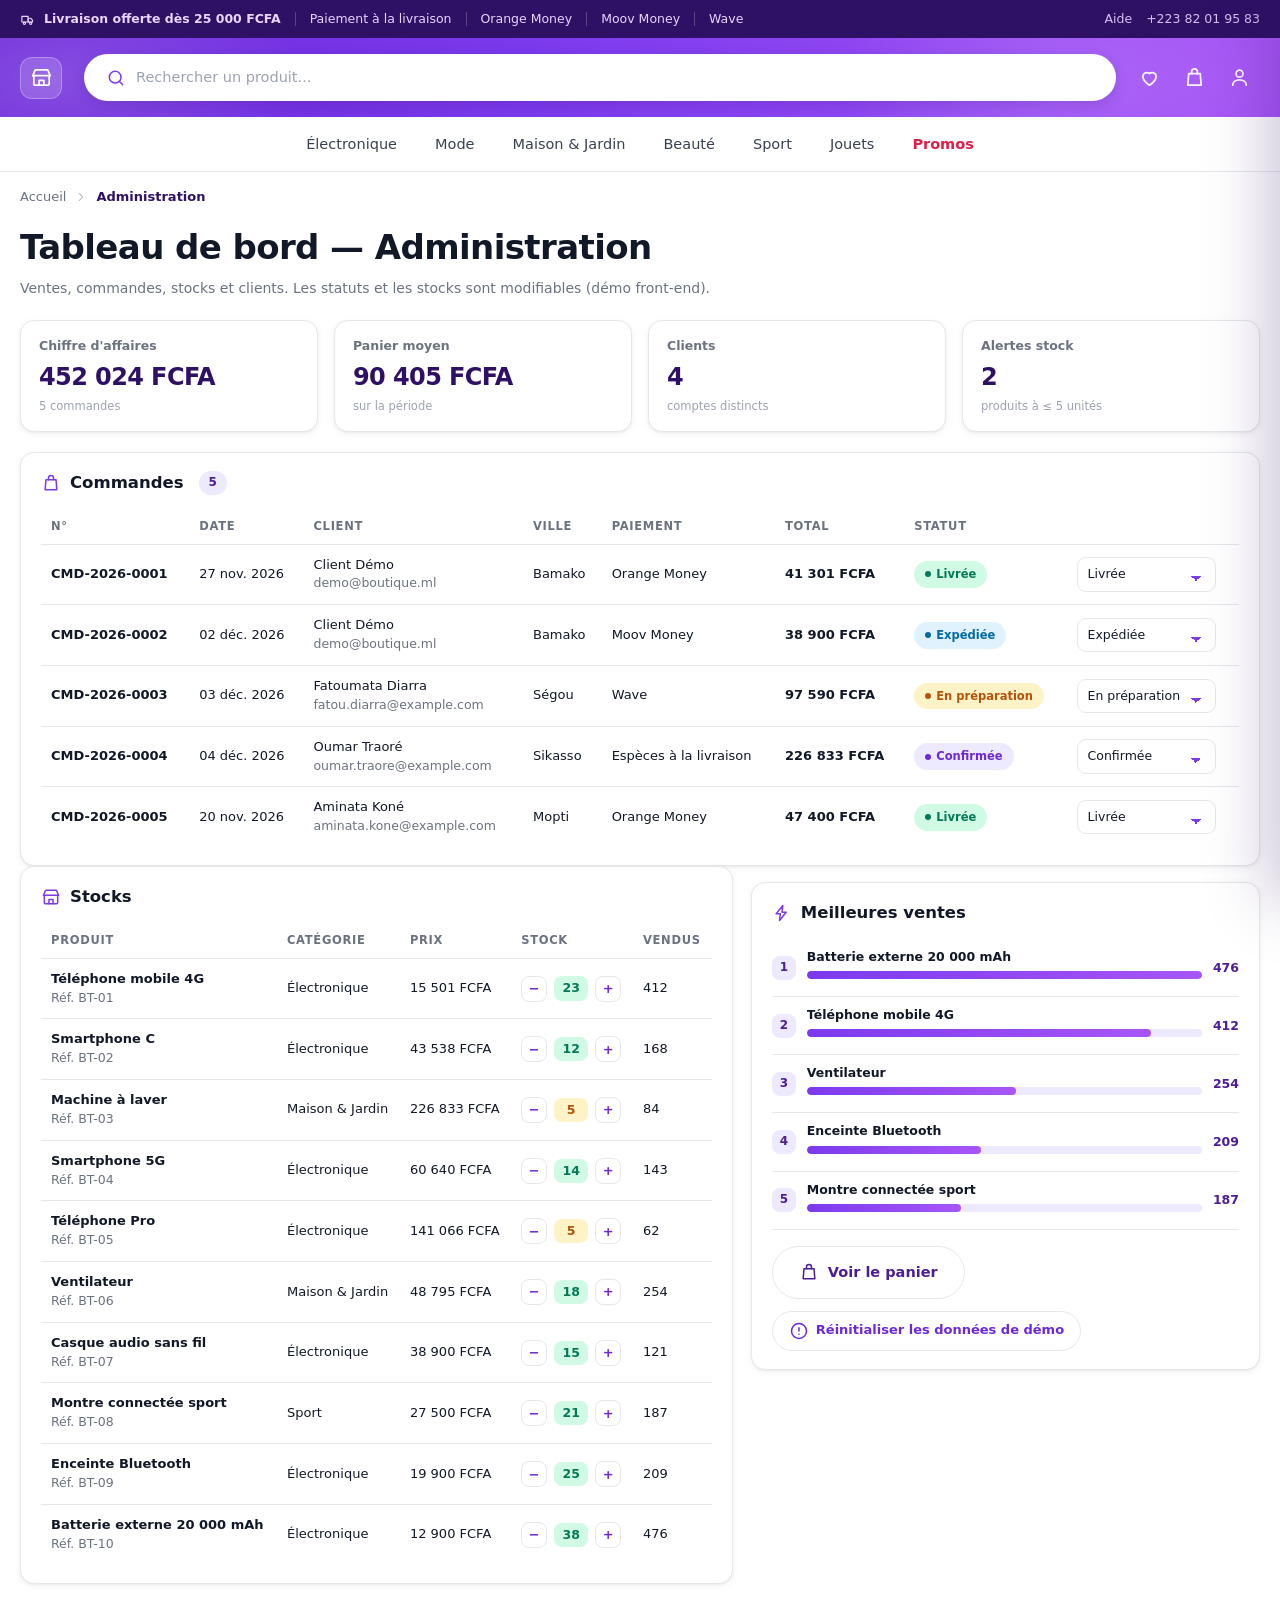
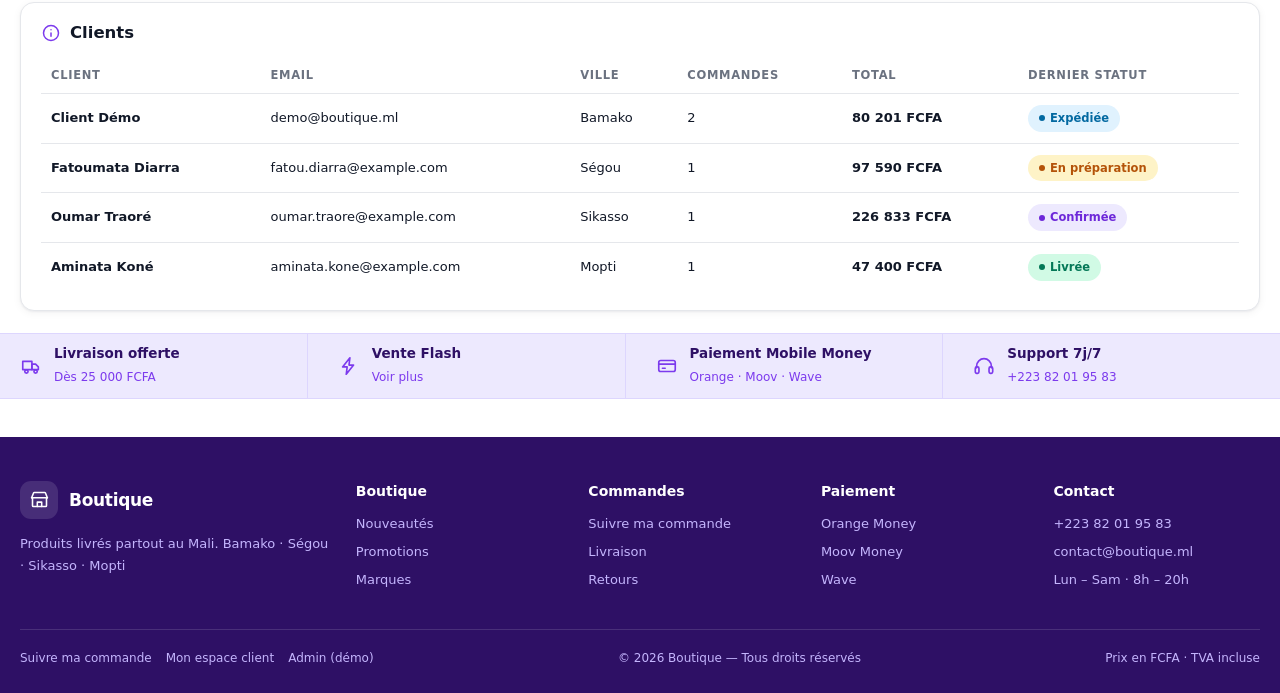
<file: ecommerce-admin.html>
<!DOCTYPE html>
<html lang="fr">
<head>
<meta charset="UTF-8">
<meta name="viewport" content="width=device-width, initial-scale=1">
<title>Administration — Boutique en ligne</title>
<meta name="description" content="Tableau de bord admin : chiffre d'affaires, commandes, statuts, stocks et clients.">
<style>
/* =========================================================================
   PAGE E-COMMERCE — ACCUEIL
   Reproduction de img/projects/ecommerce-web-ultra.jpg

   ▸ Mêmes couleurs, même structure, même sobriété.
   ▸ Ajouts : finitions premium (ombres, easings) + animations.
   ▸ Fichier autonome : aucune image externe, aucun framework.
   ▸ Toutes les animations se coupent si le système demande
     « réduire les animations » (prefers-reduced-motion).

   Pour mettre une vraie photo produit, remplace dans une carte :
       <div class="thumb" style="background-image:url('...')"> … </div>
   par :
       <img class="thumb" src="photos/produit.jpg" alt="Produit">
   ========================================================================= */

:root{
  /* ── Palette — inchangée ─────────────────────────────────────────── */
  --violet-900:#2e1065;
  --violet-800:#4c1d95;
  --violet-700:#6d28d9;
  --violet-600:#7c3aed;
  --violet-500:#8b5cf6;
  --violet-400:#a855f7;
  --lav-1:#f5f3ff;
  --lav-2:#ede9fe;
  --pink:#e11d48;
  --ink:#111827;
  --grey:#6b7280;
  --line:#e5e7eb;
  --white:#fff;
  --radius:14px;

  /* ── Finitions (ombres douces, mouvements) ───────────────────────── */
  --shadow:0 1px 2px rgba(16,24,40,.05), 0 2px 8px rgba(16,24,40,.05);
  --shadow-md:0 2px 4px rgba(16,24,40,.05), 0 8px 20px rgba(46,16,101,.09);
  --shadow-lg:0 4px 10px rgba(16,24,40,.06), 0 18px 44px rgba(76,29,149,.18);
  --ring:0 0 0 4px rgba(139,92,246,.18);
  --ease:cubic-bezier(.22,.61,.36,1);
  --ease-out:cubic-bezier(.16,1,.3,1);
  --t:.28s var(--ease);
  --t-slow:.5s var(--ease-out);
}

*{margin:0;padding:0;box-sizing:border-box}
html{-webkit-text-size-adjust:100%;scroll-behavior:smooth}
body{
  font-family:'Poppins','Segoe UI',system-ui,-apple-system,sans-serif;
  color:var(--ink);
  background:#fff;
  line-height:1.45;
  -webkit-font-smoothing:antialiased;
  overflow-x:hidden;
}
img{max-width:100%;display:block}
a{color:inherit;text-decoration:none}
button{font:inherit;cursor:pointer;border:0;background:none}
.wrap{max-width:1400px;margin:0 auto;padding:0 20px}

/* Barre de progression de lecture (fine, en haut) -------------------------- */
#progress{
  position:fixed;top:0;left:0;height:2px;width:100%;z-index:99;
  background:linear-gradient(90deg,var(--violet-700),var(--violet-400),var(--pink));
  transform:scaleX(0);transform-origin:0 50%;
  transition:transform .1s linear;
}

/* Icônes SVG -------------------------------------------------------------- */
.ic{width:20px;height:20px;stroke:currentColor;fill:none;stroke-width:1.8;
    stroke-linecap:round;stroke-linejoin:round;flex:none;transition:transform var(--t)}
.ic-sm{width:15px;height:15px}

/* Focus clavier visible partout -------------------------------------------- */
:focus-visible{outline:2px solid var(--violet-600);outline-offset:3px;border-radius:6px}

/* ═══════════════════════════ 1. Bandeau promo ═══════════════════════════ */
.topbar{background:var(--violet-900);color:#e9d5ff;font-size:12.5px;position:relative;z-index:3}
.topbar .wrap{display:flex;align-items:center;gap:0;min-height:38px;flex-wrap:wrap}
.topbar b{font-weight:600}
.topbar .sep{width:1px;height:14px;background:rgba(255,255,255,.22);margin:0 14px}
.topbar .push{margin-left:auto;display:flex;align-items:center;gap:14px;padding:6px 0}
.topbar .push a{opacity:.9;transition:opacity var(--t)}
.topbar .push a:hover{opacity:1;text-decoration:underline}
.topbar .ic-sm{animation:drive 4.5s var(--ease) infinite}
@keyframes drive{
  0%,70%,100%{transform:translateX(0)}
  78%{transform:translateX(3px)}
  86%{transform:translateX(0)}
}

/* ═══════════════════════════════ 2. Header ═════════════════════════════ */
.header{
  color:#fff;position:relative;overflow:hidden;
  background:linear-gradient(90deg,var(--violet-700) 0%,var(--violet-600) 42%,var(--violet-400) 100%);
}
/* halo animé très léger — mêmes teintes, juste plus vivant */
.header::before{
  content:"";position:absolute;inset:-40% -10%;pointer-events:none;
  background:
    radial-gradient(420px 200px at 12% 50%,rgba(255,255,255,.16),transparent 60%),
    radial-gradient(380px 190px at 78% 50%,rgba(255,255,255,.13),transparent 62%);
  animation:aura 14s var(--ease) infinite alternate;
}
@keyframes aura{
  from{transform:translate3d(-3%,0,0) scale(1)}
  to{transform:translate3d(3%,0,0) scale(1.06)}
}
.header .wrap{display:flex;align-items:center;gap:22px;padding-top:16px;padding-bottom:16px;position:relative;z-index:1}

.brand{display:flex;align-items:center;gap:10px;flex:none}
.brand .mark{
  width:42px;height:42px;border-radius:12px;display:grid;place-items:center;
  background:rgba(255,255,255,.16);border:1px solid rgba(255,255,255,.28);
  transition:transform var(--t),background var(--t);
}
.brand .mark .ic{width:23px;height:23px}
.brand:hover .mark{transform:rotate(-6deg) scale(1.06);background:rgba(255,255,255,.24)}

.search{
  flex:1;display:flex;align-items:center;gap:10px;background:#fff;
  border-radius:999px;padding:13px 22px;color:var(--grey);min-width:0;
  box-shadow:0 4px 14px rgba(46,16,101,.18);
  transition:box-shadow var(--t),transform var(--t);
}
.search:focus-within{box-shadow:var(--ring),0 6px 22px rgba(46,16,101,.24);transform:translateY(-1px)}
.search .ic{color:var(--violet-600)}
.search:focus-within .ic{transform:scale(1.12)}
.search input{
  flex:1;border:0;outline:0;font:inherit;font-size:14.5px;color:var(--ink);
  background:transparent;min-width:0;
}
.search input::placeholder{color:#9ca3af;transition:opacity var(--t)}
.search:focus-within input::placeholder{opacity:.55}

.hactions{display:flex;align-items:center;gap:22px;flex:none}
.hactions button{color:#fff;position:relative;display:grid;place-items:center;opacity:.95;transition:transform var(--t),opacity var(--t)}
.hactions button:hover{opacity:1;transform:translateY(-2px)}
.hactions button:active{transform:translateY(0) scale(.94)}
.hactions .ic{width:23px;height:23px}
.dot{
  position:absolute;top:-5px;right:-6px;background:var(--pink);color:#fff;
  font-size:10px;font-weight:700;min-width:18px;height:18px;border-radius:999px;
  display:grid;place-items:center;padding:0 5px;box-shadow:0 0 0 2px var(--violet-600);
  animation:pop .6s var(--ease-out) .5s backwards, beat 2.6s var(--ease) 1.2s infinite;
}
@keyframes pop{from{transform:scale(0);opacity:0}to{transform:scale(1);opacity:1}}
@keyframes beat{
  0%,88%,100%{transform:scale(1)}
  92%{transform:scale(1.22)}
  96%{transform:scale(1)}
}

/* ═════════════════════════════════ 3. Nav ══════════════════════════════ */
.nav{border-bottom:1px solid var(--line);background:#fff;position:sticky;top:0;z-index:20;
     transition:box-shadow var(--t)}
html.scrolled .nav{box-shadow:0 6px 20px rgba(46,16,101,.07)}
.nav .wrap{display:flex;align-items:center;justify-content:center;gap:38px;min-height:54px;overflow-x:auto;scrollbar-width:none}
.nav .wrap::-webkit-scrollbar{display:none}
.nav a{
  font-size:14.5px;font-weight:500;color:#374151;white-space:nowrap;padding:6px 0;
  position:relative;transition:color var(--t);
}
.nav a::after{
  content:"";position:absolute;left:0;right:0;bottom:-1px;height:2px;border-radius:2px;
  background:currentColor;transform:scaleX(0);transform-origin:50% 50%;
  transition:transform var(--t-slow);
}
.nav a:hover{color:var(--violet-600)}
.nav a:hover::after{transform:scaleX(1)}
.nav a.hot{color:var(--pink);font-weight:600}
.nav a.hot:hover{color:var(--pink)}

/* ═════════════════════════════════ 4. Hero ═════════════════════════════ */
.hero{padding:22px 0 6px}
.hero .wrap{display:grid;grid-template-columns:2.15fr 1fr;gap:18px}

.banner{
  position:relative;border-radius:18px;overflow:hidden;padding:38px 40px;
  color:#fff;display:flex;flex-direction:column;justify-content:center;min-height:288px;
  box-shadow:var(--shadow-md);
  /* Image de fond + voile violet (le texte reste lisible).
     Pour changer d'image : img/shop/hero-bg.jpg */
  background:
    linear-gradient(105deg,var(--violet-800) 0%,rgba(109,40,217,.88) 34%,rgba(168,85,247,.55) 68%,rgba(168,85,247,.22) 100%),
    var(--violet-800) url("img/shop/hero-bg.jpg") center/cover no-repeat;
}
/* léger zoom lent sur la photo (effet « ken burns ») */
.banner::before{
  content:"";position:absolute;inset:0;border-radius:inherit;
  background:url("img/shop/hero-bg.jpg") right center/cover no-repeat;
  animation:kenburns 22s var(--ease) infinite alternate;
  transition:opacity var(--t);
}
.banner::after{
  content:"";position:absolute;right:-90px;top:-90px;width:340px;height:340px;
  border-radius:50%;background:rgba(255,255,255,.08);
  animation:orb 12s var(--ease) infinite alternate;
}
@keyframes kenburns{
  from{transform:scale(1) translateX(0)}
  to{transform:scale(1.07) translateX(-1.5%)}
}
@keyframes orb{
  from{transform:translate3d(0,0,0) scale(1);opacity:.8}
  to{transform:translate3d(-26px,18px,0) scale(1.16);opacity:1}
}
.banner > *{position:relative;z-index:1}

.pill{
  display:inline-block;background:#fff;color:var(--violet-700);font-weight:700;
  font-size:13px;padding:7px 17px;border-radius:999px;align-self:flex-start;
  box-shadow:0 4px 14px rgba(0,0,0,.14);
}
.banner h1{font-size:clamp(30px,4.4vw,57px);line-height:1.03;font-weight:800;
           letter-spacing:-1px;margin:16px 0 10px}
.banner .sub{font-size:16px;color:#ede9fe;margin-bottom:24px}
.btn{
  display:inline-flex;align-items:center;gap:9px;background:#fff;color:var(--violet-800);
  font-weight:700;font-size:14.5px;padding:14px 30px;border-radius:999px;
  align-self:flex-start;position:relative;overflow:hidden;
  transition:transform var(--t),box-shadow var(--t);
}
.btn:hover{transform:translateY(-2px);box-shadow:0 12px 30px rgba(0,0,0,.24)}
.btn:active{transform:translateY(0)}
.btn:hover .ic{transform:translateX(3px)}
/* reflet qui balaie le bouton */
.btn::after{
  content:"";position:absolute;top:0;bottom:0;width:45%;left:-60%;
  background:linear-gradient(100deg,transparent,rgba(255,255,255,.85),transparent);
  transform:skewX(-18deg);pointer-events:none;
}
.btn:hover::after{animation:shine .85s var(--ease)}
@keyframes shine{to{left:130%}}

/* Apparition en cascade au chargement */
.rise{animation:rise .75s var(--ease-out) backwards}
@keyframes rise{from{opacity:0;transform:translateY(16px)}to{opacity:1;transform:none}}

.promos{display:grid;grid-template-columns:1fr 1fr;grid-template-rows:1fr 1fr;gap:18px}
.promo{
  border-radius:16px;padding:22px;display:flex;flex-direction:column;justify-content:center;
  min-height:0;position:relative;overflow:hidden;box-shadow:var(--shadow);
  transition:transform var(--t),box-shadow var(--t);
}
.promo:hover{transform:translateY(-3px);box-shadow:var(--shadow-md)}
.promo h2{font-size:26px;font-weight:800;letter-spacing:-.4px;line-height:1.1}
.promo p{font-size:13.5px;margin-top:6px}

.promo.light{
  color:var(--violet-900);
  /* Image de fond + voile lavande */
  background:
    linear-gradient(100deg,rgba(242,238,254,.97) 0%,rgba(242,238,254,.86) 38%,rgba(242,238,254,.42) 68%,rgba(242,238,254,.06) 100%),
    var(--lav-2) url("img/shop/soldes-bg.jpg") right center/cover no-repeat;
}
.promo.light p{color:#6d28d9}
.promo.solid{
  color:#fff;
  background:
    linear-gradient(115deg,rgba(76,29,149,.93) 0%,rgba(109,40,217,.72) 55%,rgba(168,85,247,.5) 100%),
    var(--violet-800) url("img/shop/nouveautes-bg.jpg") right center/cover no-repeat;
}
/* les 2 bannières image : léger zoom au survol */
.promo.img{padding:0;background:#fff;border:1px solid var(--line);align-items:center}
.promo.img .tile{
  width:100%;height:100%;display:grid;place-items:center;color:#c7d2fe;
  background:var(--lav-1) url("img/shop/tile-1.jpg") center/cover no-repeat;
  transition:transform var(--t-slow);
}
.promo.img:hover .tile{transform:scale(1.06)}
.promo.img .tile .ic{width:74px;height:74px;stroke-width:1.1;opacity:0}

/* ═══════════════════════ 5. Bandeau de confiance ═══════════════════════ */
.trust{background:var(--lav-2);border-top:1px solid #ddd6fe;border-bottom:1px solid #ddd6fe;margin-top:22px}
.trust .wrap{display:flex;align-items:stretch;min-height:64px;overflow-x:auto;scrollbar-width:none}
.trust .wrap::-webkit-scrollbar{display:none}
.trust .item{display:flex;align-items:center;gap:12px;padding:0 30px;flex:1;white-space:nowrap;
             transition:background var(--t)}
.trust .item:first-child{padding-left:0}
.trust .item + .item{border-left:1px solid #ddd6fe}
.trust .ic{color:var(--violet-600);width:22px;height:22px}
.trust .item:hover .ic{transform:translateY(-3px) scale(1.1)}
.trust b{display:block;font-size:13.5px;font-weight:600;color:var(--violet-900)}
.trust span{font-size:12px;color:#7c3aed}

/* ═══════════════════════ 6. En-tête de section ═════════════════════════ */
.sec{padding:30px 0 8px}
.sec-head{display:flex;align-items:center;gap:18px;margin-bottom:18px}
.sec-head h2{font-size:22px;font-weight:700;display:flex;align-items:center;gap:9px}
.sec-head h2 span{display:inline-block;animation:flicker 3.4s var(--ease) infinite}
@keyframes flicker{
  0%,100%{transform:scale(1) rotate(0)}
  45%{transform:scale(1.14) rotate(-6deg)}
  60%{transform:scale(1) rotate(0)}
}

.count{display:flex;gap:7px;align-items:center}
.count b{
  background:var(--violet-800);color:#fff;font-size:14.5px;font-weight:700;
  min-width:42px;padding:8px 0;border-radius:9px;display:grid;place-items:center;
  font-variant-numeric:tabular-nums;box-shadow:0 3px 10px rgba(46,16,101,.22);
  transition:transform .18s var(--ease),background .18s var(--ease);
}
.count b:not(.idle){animation:flip .38s var(--ease)}
@keyframes flip{
  0%{transform:translateY(0)}
  45%{transform:translateY(-5px) scale(1.06);background:var(--violet-600)}
  100%{transform:translateY(0)}
}
.count i{color:var(--violet-800);font-style:normal;font-weight:700;
         animation:blink 1s var(--ease) infinite}
@keyframes blink{0%,100%{opacity:1}50%{opacity:.35}}

.sec-head .more{
  margin-left:auto;font-size:14px;font-weight:600;color:var(--violet-700);
  display:inline-flex;align-items:center;gap:4px;transition:color var(--t),gap var(--t);
}
.sec-head .more:hover{color:var(--violet-900);gap:9px}

/* ═══════════════════════════════ 7. Produits ═══════════════════════════ */
.grid{display:grid;grid-template-columns:repeat(6,1fr);gap:18px}
.card{
  position:relative;background:#fff;border:1px solid var(--line);border-radius:var(--radius);
  overflow:hidden;box-shadow:var(--shadow);display:flex;flex-direction:column;
  transition:transform var(--t),box-shadow var(--t),border-color var(--t);
  will-change:transform;
}
.card::after{
  content:"";position:absolute;inset:0;border-radius:inherit;pointer-events:none;
  background:linear-gradient(180deg,rgba(139,92,246,.07),transparent 42%);
  opacity:0;transition:opacity var(--t);
}
.card:hover{transform:translateY(-7px);box-shadow:var(--shadow-lg);border-color:#ddd6fe}
.card:hover::after{opacity:1}

.thumb{
  position:relative;width:100%;aspect-ratio:1/.92;display:grid;place-items:center;
  background:var(--lav-1);color:#a5b4fc;overflow:hidden;
  transition:transform var(--t-slow);
}
/* Image de fond propre à chaque produit (style en ligne sur chaque carte) */
.thumb[style]{background-size:cover;background-position:center}
.thumb .ic{width:58px;height:58px;stroke-width:1.2}
.card:hover .thumb{transform:scale(1.05)}
img.thumb{object-fit:cover;background:var(--lav-1);color:transparent}

.fav{
  position:absolute;top:9px;right:9px;width:31px;height:31px;border-radius:50%;
  background:rgba(255,255,255,.94);display:grid;place-items:center;color:var(--grey);
  box-shadow:0 1px 4px rgba(16,24,40,.16);z-index:2;
  transition:color var(--t),transform var(--t),background var(--t);
}
.fav:hover{color:var(--pink);transform:scale(1.14)}
.fav:active{transform:scale(.9)}
.fav .ic{width:16px;height:16px}
.fav.on{color:var(--pink);animation:bump .45s var(--ease-out)}
.fav.on .ic{fill:currentColor}
@keyframes bump{
  0%{transform:scale(1)}
  35%{transform:scale(1.32)}
  60%{transform:scale(.92)}
  100%{transform:scale(1)}
}

.off{
  position:absolute;top:9px;left:9px;background:var(--pink);color:#fff;z-index:2;
  font-size:11px;font-weight:700;padding:4px 9px;border-radius:999px;
  animation:glow 2.8s var(--ease) infinite;
}
@keyframes glow{
  0%,72%,100%{box-shadow:0 0 0 0 rgba(225,29,72,0)}
  80%{box-shadow:0 0 0 6px rgba(225,29,72,.16)}
}

.card .body{padding:13px 13px 15px;display:flex;flex-direction:column;gap:5px;flex:1}
.card .name{font-size:13px;font-weight:500;color:#374151;white-space:nowrap;
            overflow:hidden;text-overflow:ellipsis;transition:color var(--t)}
.card:hover .name{color:var(--violet-800)}
.card .was{font-size:11.5px;color:#9ca3af;text-decoration:line-through}
.card .price{font-size:17px;font-weight:800;color:var(--pink);letter-spacing:-.2px;
             transition:transform var(--t)}
.card:hover .price{transform:translateX(2px)}
.card .add{
  margin-top:auto;background:var(--violet-600);color:#fff;font-size:12.5px;font-weight:600;
  padding:9px;border-radius:9px;text-align:center;position:relative;overflow:hidden;
  transition:background var(--t),box-shadow var(--t),transform var(--t);
}
.card .add:hover{background:var(--violet-700);box-shadow:0 8px 18px rgba(109,40,217,.3)}
.card .add:active{transform:scale(.97)}
.card .add::after{
  content:"";position:absolute;top:0;bottom:0;width:50%;left:-70%;
  background:linear-gradient(100deg,transparent,rgba(255,255,255,.5),transparent);
  transform:skewX(-18deg);pointer-events:none;
}
.card .add:hover::after{animation:shine .8s var(--ease)}

/* ═════════════════════════════ 8. Catégories ═══════════════════════════ */
.cats{display:flex;flex-wrap:wrap;gap:12px;padding:26px 0 10px}
.cat{
  border:1px solid var(--line);border-radius:999px;padding:10px 22px;font-size:13.5px;
  font-weight:500;color:#374151;background:#fff;
  transition:border-color var(--t),color var(--t),background var(--t),
             transform var(--t),box-shadow var(--t);
}
.cat:hover{border-color:var(--violet-500);color:var(--violet-700);background:var(--lav-1);
           transform:translateY(-3px);box-shadow:0 8px 18px rgba(109,40,217,.13)}
.cat:active{transform:translateY(-1px) scale(.98)}
.cat.hot{color:var(--pink);border-color:#fecdd3}
.cat.hot:hover{background:#fff1f2;border-color:var(--pink);box-shadow:0 8px 18px rgba(225,29,72,.14)}

/* ════════════════════════════════ 9. Footer ════════════════════════════ */
.footer{background:var(--violet-900);color:#c4b5fd;margin-top:38px;padding:44px 0 26px;font-size:13px}
.footer .cols{display:grid;grid-template-columns:1.5fr 1fr 1fr 1fr 1fr;gap:26px}
.footer h3{color:#fff;font-size:14px;font-weight:700;margin-bottom:14px}
.footer li{list-style:none;margin-bottom:9px}
.footer a{transition:color var(--t),padding-left var(--t);display:inline-block}
.footer a:hover{color:#fff;padding-left:4px}
.footer .brandline{display:flex;align-items:center;gap:11px;margin-bottom:14px}
.footer .brandline .mark{
  width:38px;height:38px;border-radius:11px;background:rgba(255,255,255,.12);
  display:grid;place-items:center;transition:transform var(--t),background var(--t);
}
.footer .brandline:hover .mark{transform:rotate(-6deg);background:rgba(255,255,255,.2)}
.footer .brandline .mark .ic{width:21px;height:21px;color:#fff}
.footer .brandline b{color:#fff;font-size:17px;font-weight:800;letter-spacing:-.3px}
.footer .bot{
  border-top:1px solid rgba(255,255,255,.13);margin-top:30px;padding-top:20px;
  display:flex;justify-content:space-between;gap:14px;flex-wrap:wrap;font-size:12px;
}

/* ══════════════════════ 10. Apparition au défilement ═══════════════════ */
.rv{opacity:0;transform:translateY(20px);transition:opacity .6s var(--ease-out),transform .6s var(--ease-out)}
.rv.in{opacity:1;transform:none}

/* ═══════════════════════════ 11. Responsive ════════════════════════════ */
@media(max-width:1180px){
  .grid{grid-template-columns:repeat(3,1fr)}
  .footer .cols{grid-template-columns:1fr 1fr 1fr}
}
@media(max-width:900px){
  .hero .wrap{grid-template-columns:1fr}
  .banner{padding:30px 26px;min-height:0}
  .header .wrap{flex-wrap:wrap;gap:14px}
  .search{order:3;flex-basis:100%}
  .hactions{margin-left:auto}
  .nav{position:static}
  .nav .wrap{justify-content:flex-start;gap:24px;padding:0 20px}
  .trust .wrap{gap:8px}
  .trust .item{padding:12px 18px;flex:none}
}
@media(max-width:640px){
  .grid{grid-template-columns:repeat(2,1fr);gap:12px}
  .promos{grid-template-columns:1fr;grid-template-rows:auto}
  .promo.img{display:none}
  .topbar{font-size:11.5px}
  .topbar .item-x{display:none}
  .sec-head{flex-wrap:wrap;gap:12px}
  .footer .cols{grid-template-columns:1fr 1fr}
  .banner{background:
    linear-gradient(160deg,rgba(76,29,149,.95) 0%,rgba(109,40,217,.86) 60%,rgba(168,85,247,.7) 100%),
    var(--violet-800) url("img/shop/hero-bg.jpg") center/cover no-repeat;}
  .banner::before{animation:none}
  .promo.light{background:
    linear-gradient(120deg,rgba(242,238,254,.97) 0%,rgba(242,238,254,.9) 55%,rgba(242,238,254,.75) 100%),
    var(--lav-2) url("img/shop/soldes-bg.jpg") right center/cover no-repeat;}
  .promo.solid{background:
    linear-gradient(120deg,rgba(76,29,149,.95) 0%,rgba(109,40,217,.85) 55%,rgba(168,85,247,.72) 100%),
    var(--violet-800) url("img/shop/nouveautes-bg.jpg") right center/cover no-repeat;}
}

/* ═════════════ 12. Recherche — modale animée et responsive ═════════════
   Le champ du haut ouvre un panneau de recherche : centré sur ordinateur,
   plein écran sur téléphone. Mêmes couleurs, mêmes ombres que la page.    */
.sm{position:fixed;inset:0;z-index:120;display:flex;justify-content:center;align-items:flex-start}
.sm[hidden]{display:none}
html.sm-open,html.sm-open body{overflow:hidden}

.sm-veil{
  position:absolute;inset:0;background:rgba(46,16,101,.42);
  -webkit-backdrop-filter:blur(7px) saturate(1.1);backdrop-filter:blur(7px) saturate(1.1);
  opacity:0;transition:opacity .32s var(--ease);
}
.sm.on .sm-veil{opacity:1}

.sm-pan{
  position:relative;width:min(760px,calc(100% - 40px));margin-top:9vh;max-height:78vh;
  display:flex;flex-direction:column;overflow:hidden;background:#fff;
  border-radius:22px;box-shadow:var(--shadow-lg),0 0 0 1px var(--line);
  opacity:0;transform:translateY(26px) scale(.97);
  transition:opacity .34s var(--ease-out),transform .46s var(--ease-out);
}
.sm.on .sm-pan{opacity:1;transform:none}
.sm-pan::before{
  content:"";position:absolute;top:0;left:0;right:0;height:3px;z-index:3;
  background:linear-gradient(90deg,var(--violet-800),var(--violet-500) 55%,var(--pink));
}

.sm-bar{
  flex:none;display:flex;align-items:center;gap:12px;background:#fff;
  padding:16px 16px 14px 20px;border-bottom:1px solid var(--line);
}
.sm-bar > .ic{width:22px;height:22px;color:var(--violet-600)}
.sm-bar input{
  flex:1;min-width:0;border:0;outline:0;background:transparent;font:inherit;
  font-size:16.5px;color:var(--ink);transition:color var(--t);
}
.sm-bar input::placeholder{color:#9ca3af}
.sm-x{
  flex:none;width:38px;height:38px;border-radius:12px;display:grid;place-items:center;
  color:var(--grey);transition:background var(--t),color var(--t),transform var(--t);
}
.sm-x .ic{width:17px;height:17px;color:currentColor}
.sm-x:hover{background:var(--lav-1);color:var(--violet-700);transform:rotate(90deg)}

.sm-body{
  flex:1 1 auto;min-height:0;
  padding:18px 20px 8px;overflow:auto;overscroll-behavior:contain;
  scrollbar-width:thin;scrollbar-color:var(--lav-2) transparent;
}
.sm-body::-webkit-scrollbar{width:10px}
.sm-body::-webkit-scrollbar-thumb{background:var(--lav-2);border:3px solid #fff;border-radius:999px}
.sm-h{
  font-size:11px;font-weight:700;letter-spacing:.09em;text-transform:uppercase;
  color:var(--grey);margin-bottom:12px;
}
.sm-sec + .sm-sec{margin-top:24px}

.chips{display:flex;flex-wrap:wrap;gap:9px}
.pop{
  border:1px solid var(--line);background:#fff;border-radius:999px;padding:9px 16px;
  font-size:13.5px;font-weight:500;color:#374151;
  transition:border-color var(--t),color var(--t),background var(--t),
             transform var(--t),box-shadow var(--t);
}
.pop:hover{border-color:var(--violet-500);color:var(--violet-700);background:var(--lav-1);
           transform:translateY(-2px);box-shadow:0 8px 18px rgba(109,40,217,.13)}
.pop:active{transform:translateY(0) scale(.97)}

.sm-list{display:flex;flex-direction:column;gap:4px}
.row{
  display:flex;align-items:center;gap:13px;width:100%;text-align:left;color:inherit;
  padding:9px 11px;border-radius:14px;transition:background var(--t),transform var(--t);
}
.row:hover{background:var(--lav-1);transform:translateX(3px)}
.row .th{
  flex:none;width:46px;height:46px;border-radius:12px;
  background:var(--lav-1) center/cover no-repeat;box-shadow:inset 0 0 0 1px var(--line);
}
.row .tx{flex:1;min-width:0}
.row .nm{
  display:block;font-size:14px;font-weight:500;color:#374151;
  white-space:nowrap;overflow:hidden;text-overflow:ellipsis;
}
.row .mt{display:block;font-size:11.5px;color:var(--grey);margin-top:2px}
.row .mt s{color:#9ca3af}
.row .bg{
  display:inline-block;vertical-align:1px;background:var(--pink);color:#fff;
  font-size:10.5px;font-weight:700;padding:2px 7px;border-radius:999px;margin-right:6px;
}
.row .pr{flex:none;font-size:14.5px;font-weight:800;color:var(--pink);letter-spacing:-.2px}
.row > .ic{flex:none;width:16px;height:16px;color:var(--violet-500);opacity:.65}
.row:hover > .ic{transform:translateX(3px);opacity:1}
.row mark{background:var(--lav-2);color:var(--violet-800);border-radius:5px;padding:0 3px}

.sm-empty{padding:26px 8px 34px;text-align:center;color:var(--grey);font-size:14px}
.sm-empty .ic{width:34px;height:34px;color:var(--violet-400);stroke-width:1.4;margin:0 auto 12px}
.sm-empty b{color:var(--ink);font-weight:600}
.sm-empty span{display:block;margin-top:7px;font-size:12.5px}

.sm-foot{
  flex:none;display:flex;flex-wrap:wrap;align-items:center;justify-content:space-between;
  gap:10px;padding:11px 20px;border-top:1px solid var(--line);background:var(--lav-1);
  font-size:12px;color:var(--grey);
}
.sm-foot .k{display:inline-flex;align-items:center;gap:6px}
.sm-foot i{
  font-style:normal;background:#fff;border:1px solid var(--line);border-radius:6px;
  padding:2px 7px;font-size:11px;font-weight:600;color:#374151;box-shadow:var(--shadow);
}

/* Entrée animée du contenu (cascade douce) */
.sm.on .sm-bar{animation:rise .45s var(--ease-out) both}
.sm.on .sm-sec{animation:rise .5s var(--ease-out) both}
.sm.on .sm-sec:nth-of-type(2){animation-delay:.07s}
.sm.on .sm-list .row{animation:rise .4s var(--ease-out) both}

/* Carte mise en avant quand on ouvre un résultat */
.card.flash{box-shadow:var(--ring),var(--shadow-lg);border-color:var(--violet-500)}

@media(max-width:640px){
  .sm-pan{width:100%;margin-top:0;height:100%;max-height:100%;border-radius:0;box-shadow:none}
  .sm-bar{padding:calc(12px + env(safe-area-inset-top)) 12px 12px 16px}
  .sm-bar input{font-size:16px}
  .sm-body{padding:16px 16px 6px}
  .sm-foot{padding:11px 16px calc(11px + env(safe-area-inset-bottom))}
  .row .th{width:42px;height:42px}
  .sm-h{margin-bottom:10px}
}

/* ═════════════ 13. Respect de « réduire les animations » ═══════════════ */
@media(prefers-reduced-motion:reduce){
  *,*::before,*::after{
    animation-duration:.001ms !important;animation-iteration-count:1 !important;
    transition-duration:.001ms !important;scroll-behavior:auto !important;
  }
  .rv{opacity:1;transform:none}
  #progress{display:none}
}
</style>
<link rel="stylesheet" href="css/shop-pages.css">
</head>
<body class="" data-page="admin">

<div id="progress" aria-hidden="true"></div>

<svg width="0" height="0" style="position:absolute" aria-hidden="true">
  <symbol id="i-store" viewBox="0 0 24 24"><path d="M4 10v9a1 1 0 0 0 1 1h14a1 1 0 0 0 1-1v-9"/><path d="M3 10 5.2 4.6A1 1 0 0 1 6.1 4h11.8a1 1 0 0 1 .9.6L21 10"/><path d="M3 10h18"/><path d="M9.5 20v-5h5v5"/></symbol>
  <symbol id="i-search" viewBox="0 0 24 24"><circle cx="11" cy="11" r="7"/><path d="m20 20-3.5-3.5"/></symbol>
  <symbol id="i-heart" viewBox="0 0 24 24"><path d="M12 20s-7-4.4-7-9.3A4.2 4.2 0 0 1 12 8a4.2 4.2 0 0 1 7 2.7C19 15.6 12 20 12 20Z"/></symbol>
  <symbol id="i-bag" viewBox="0 0 24 24"><path d="M6 8h12l1 12H5L6 8Z"/><path d="M9 8V6a3 3 0 0 1 6 0v2"/></symbol>
  <symbol id="i-user" viewBox="0 0 24 24"><circle cx="12" cy="8" r="3.6"/><path d="M5 20c0-3.4 3.1-5.6 7-5.6s7 2.2 7 5.6"/></symbol>
  <symbol id="i-truck" viewBox="0 0 24 24"><path d="M3 7h10v9H3z"/><path d="M13 10h4l3 3v3h-7z"/><circle cx="7" cy="18" r="1.8"/><circle cx="17" cy="18" r="1.8"/></symbol>
  <symbol id="i-bolt" viewBox="0 0 24 24"><path d="M13 3 5 13h5l-1 8 8-10h-5l1-8Z"/></symbol>
  <symbol id="i-card" viewBox="0 0 24 24"><rect x="3" y="6" width="18" height="12" rx="2.2"/><path d="M3 10h18"/><path d="M7 14.5h3"/></symbol>
  <symbol id="i-headset" viewBox="0 0 24 24"><path d="M4 14v-2a8 8 0 0 1 16 0v2"/><rect x="2.5" y="13" width="4" height="7" rx="1.6"/><rect x="17.5" y="13" width="4" height="7" rx="1.6"/></symbol>
  <symbol id="i-chevron" viewBox="0 0 24 24"><path d="m9 6 6 6-6 6"/></symbol>
  <symbol id="i-phone" viewBox="0 0 24 24"><rect x="7" y="2" width="10" height="20" rx="2.4"/><path d="M11 18.6h2"/></symbol>
  <symbol id="i-washer" viewBox="0 0 24 24"><rect x="4.5" y="2" width="15" height="20" rx="2.4"/><circle cx="12" cy="13" r="4.6"/><path d="M7.5 6h2"/></symbol>
  <symbol id="i-watch" viewBox="0 0 24 24"><circle cx="12" cy="12" r="5.2"/><path d="M9.3 7.3 9.8 2h4.4l.5 5.3M9.3 16.7 9.8 22h4.4l.5-5.3"/></symbol>
  <symbol id="i-phones" viewBox="0 0 24 24"><path d="M4 14v-3a8 8 0 0 1 16 0v3"/><rect x="2.5" y="13" width="4" height="7" rx="1.6"/><rect x="17.5" y="13" width="4" height="7" rx="1.6"/></symbol>
  <symbol id="i-speaker" viewBox="0 0 24 24"><rect x="6" y="2" width="12" height="20" rx="2.6"/><circle cx="12" cy="15" r="3.6"/><circle cx="12" cy="7" r="1.9"/></symbol>
  <symbol id="i-fan" viewBox="0 0 24 24"><circle cx="12" cy="12" r="2.1"/><path d="M12 9.9V3.5M14.8 13.6l5.5 3.2M9.2 13.6l-5.5 3.2"/></symbol>
  <symbol id="i-close" viewBox="0 0 24 24"><path d="m6 6 12 12"/><path d="m18 6-12 12"/></symbol>
</svg>
<svg width="0" height="0" style="position:absolute" aria-hidden="true">
  <symbol id="i-b2-star" viewBox="0 0 24 24"><path d="m12 3 2.7 5.6 6.1.9-4.4 4.3 1 6.1-5.4-2.9-5.4 2.9 1-6.1L3.2 9.5l6.1-.9L12 3Z"/></symbol>
  <symbol id="i-b2-plus" viewBox="0 0 24 24"><path d="M12 5v14M5 12h14"/></symbol>
  <symbol id="i-b2-minus" viewBox="0 0 24 24"><path d="M5 12h14"/></symbol>
  <symbol id="i-b2-trash" viewBox="0 0 24 24"><path d="M3 6h18M8 6V4h8v2M19 6l-1 14H6L5 6"/><path d="M10 11v5M14 11v5"/></symbol>
  <symbol id="i-b2-check" viewBox="0 0 24 24"><path d="M20 6 9 17l-5-5"/></symbol>
  <symbol id="i-b2-tag" viewBox="0 0 24 24"><path d="M20.6 13.4 13.4 20.6a2 2 0 0 1-2.8 0L2 12V2h10l8.6 8.6a2 2 0 0 1 0 2.8Z"/><circle cx="7" cy="7" r="1.3"/></symbol>
  <symbol id="i-b2-lock" viewBox="0 0 24 24"><rect x="3" y="11" width="18" height="11" rx="2"/><path d="M7 11V7a5 5 0 0 1 10 0v4"/></symbol>
  <symbol id="i-b2-info" viewBox="0 0 24 24"><circle cx="12" cy="12" r="9"/><path d="M12 16v-4M12 8h.01"/></symbol>
  <symbol id="i-b2-alert" viewBox="0 0 24 24"><circle cx="12" cy="12" r="9"/><path d="M12 8v4M12 16h.01"/></symbol>
</svg>

<!-- ══════════════════════════════ Bandeau promo ══════════════════════════ -->
<div class="topbar">
  <div class="wrap">
    <div style="display:flex;align-items:center;gap:9px;padding:8px 0">
      <svg class="ic ic-sm" aria-hidden="true"><use href="#i-truck"/></svg>
      <b>Livraison offerte dès 25 000 FCFA</b>
    </div>
    <span class="sep item-x"></span><span class="item-x">Paiement à la livraison</span>
    <span class="sep item-x"></span><span class="item-x">Orange Money</span>
    <span class="sep item-x"></span><span class="item-x">Moov Money</span>
    <span class="sep item-x"></span><span class="item-x">Wave</span>
    <div class="push">
      <a href="#aide">Aide</a>
      <a href="tel:+22382019583">+223 82 01 95 83</a>
    </div>
  </div>
</div>


<!-- ═══════════════════════════════ Header ═══════════════════════════════ -->
<header class="header">
  <div class="wrap">
    <a class="brand" href="ecommerce-web.html" aria-label="Accueil de la boutique">
      <span class="mark"><svg class="ic" aria-hidden="true"><use href="#i-store"/></svg></span>
    </a>

    <form class="search" role="search" onsubmit="return false">
      <svg class="ic" aria-hidden="true"><use href="#i-search"/></svg>
      <input type="search" placeholder="Rechercher un produit..." aria-label="Rechercher un produit">
    </form>

    <div class="hactions">
      <button type="button" aria-label="Mes favoris" data-fav-count><svg class="ic"><use href="#i-heart"/></svg></button>
      <button type="button" aria-label="Mon panier" data-bag>
        <svg class="ic"><use href="#i-bag"/></svg>
        <span class="dot">3</span>
      </button>
      <a class="acc" href="ecommerce-compte.html" aria-label="Mon espace client" data-user><svg class="ic"><use href="#i-user"/></svg><span class="nm" style="font-size:11px;font-weight:700;margin-left:4px"></span></a>
    </div>
  </div>
</header>


<!-- ════════════════════════════════ Nav ════════════════════════════════ -->
<nav class="nav" aria-label="Catégories principales">
  <div class="wrap">
    <a href="produits.html?cat=%C3%89lectronique">Électronique</a>
    <a href="produits.html?cat=Mode">Mode</a>
    <a href="produits.html?cat=Maison%20%26%20Jardin">Maison &amp; Jardin</a>
    <a href="produits.html?cat=Beaut%C3%A9">Beauté</a>
    <a href="produits.html?cat=Sport">Sport</a>
    <a href="produits.html?cat=Jouets">Jouets</a>
    <a class="hot" href="produits.html?promo=1">Promos</a>
  </div>
</nav>



<!-- ══════════════════════ Administration (démo) ══════════════════════ -->
<nav class="crumb" aria-label="Fil d'Ariane">
  <div class="wrap">
    <a href="ecommerce-web.html">Accueil</a>
    <svg class="ic"><use href="#i-chevron"/></svg>
    <span class="here">Administration</span>
  </div>
</nav>

<section class="phead">
  <div class="wrap">
    <h1>Tableau de bord — Administration</h1>
    <p>Ventes, commandes, stocks et clients. Les statuts et les stocks sont modifiables (démo front-end).</p>
  </div>
</section>

<section>
  <div class="wrap" id="admin"></div>
</section>

<!-- ═══════════════════════ Bandeau de confiance ════════════════════════ -->
<div class="trust">
  <div class="wrap">
    <div class="item rv">
      <svg class="ic" aria-hidden="true"><use href="#i-truck"/></svg>
      <div><b>Livraison offerte</b><span>Dès 25 000 FCFA</span></div>
    </div>
    <div class="item rv" style="transition-delay:.08s">
      <svg class="ic" aria-hidden="true"><use href="#i-bolt"/></svg>
      <div><b>Vente Flash</b><span>Voir plus</span></div>
    </div>
    <div class="item rv" style="transition-delay:.16s">
      <svg class="ic" aria-hidden="true"><use href="#i-card"/></svg>
      <div><b>Paiement Mobile Money</b><span>Orange · Moov · Wave</span></div>
    </div>
    <div class="item rv" style="transition-delay:.24s">
      <svg class="ic" aria-hidden="true"><use href="#i-headset"/></svg>
      <div><b>Support 7j/7</b><span>+223 82 01 95 83</span></div>
    </div>
  </div>
</div>



<!-- ═════════════════════════════ Footer ════════════════════════════════ -->
<footer class="footer">
  <div class="wrap">
    <div class="cols">
      <div class="rv">
        <div class="brandline">
          <span class="mark"><svg class="ic" aria-hidden="true"><use href="#i-store"/></svg></span>
          <b>Boutique</b>
        </div>
        <p style="line-height:1.7">Produits livrés partout au Mali.
Bamako · Ségou · Sikasso · Mopti</p>
      </div>
      <div class="rv" style="transition-delay:.06s">
        <h3>Boutique</h3>
        <ul>
          <li><a href="produits.html">Nouveautés</a></li>
          <li><a href="produits.html?promo=1">Promotions</a></li>
          <li><a href="ecommerce-admin.html">Marques</a></li>
        </ul>
      </div>
      <div class="rv" style="transition-delay:.12s">
        <h3>Commandes</h3>
        <ul>
          <li><a href="ecommerce-suivi.html">Suivre ma commande</a></li>
          <li><a href="ecommerce-suivi.html">Livraison</a></li>
          <li><a href="ecommerce-suivi.html">Retours</a></li>
        </ul>
      </div>
      <div class="rv" style="transition-delay:.18s">
        <h3>Paiement</h3>
        <ul>
          <li>Orange Money</li>
          <li>Moov Money</li>
          <li>Wave</li>
        </ul>
      </div>
      <div class="rv" style="transition-delay:.24s">
        <h3>Contact</h3>
        <ul>
          <li><a href="tel:+22382019583">+223 82 01 95 83</a></li>
          <li><a href="mailto:contact@boutique.ml">contact@boutique.ml</a></li>
          <li>Lun – Sam · 8h – 20h</li>
        </ul>
      </div>
    </div>
    <div class="bot"><span style="display:flex;gap:14px;flex-wrap:wrap"><a href="ecommerce-suivi.html">Suivre ma commande</a><a href="ecommerce-compte.html">Mon espace client</a><a href="ecommerce-admin.html">Admin (démo)</a></span>
      <span>© 2026 Boutique — Tous droits réservés</span>
      <span>Prix en FCFA · TVA incluse</span>
    </div>
  </div>
</footer>



<!-- ══════════════════════════ Panier latéral ══════════════════════════ -->
<div class="veil" id="veil"></div>
<aside class="drawer" id="drawer" aria-label="Panier">
  <div class="drawer-head">
    <b>Mon panier</b>
    <button class="x" type="button" data-drawer-close aria-label="Fermer"><svg class="ic"><use href="#i-close"/></svg></button>
  </div>
  <div class="drawer-body" id="dBody"></div>
  <div class="drawer-foot" id="dFoot"></div>
</aside>

<!-- ══════════════════════════ Notifications ══════════════════════════ -->
<div class="toasts" id="toasts" aria-live="polite"></div>

<script src="js/shop-data.js"></script>
<script src="js/shop-pages.js"></script>
</body>
</html>
</file>
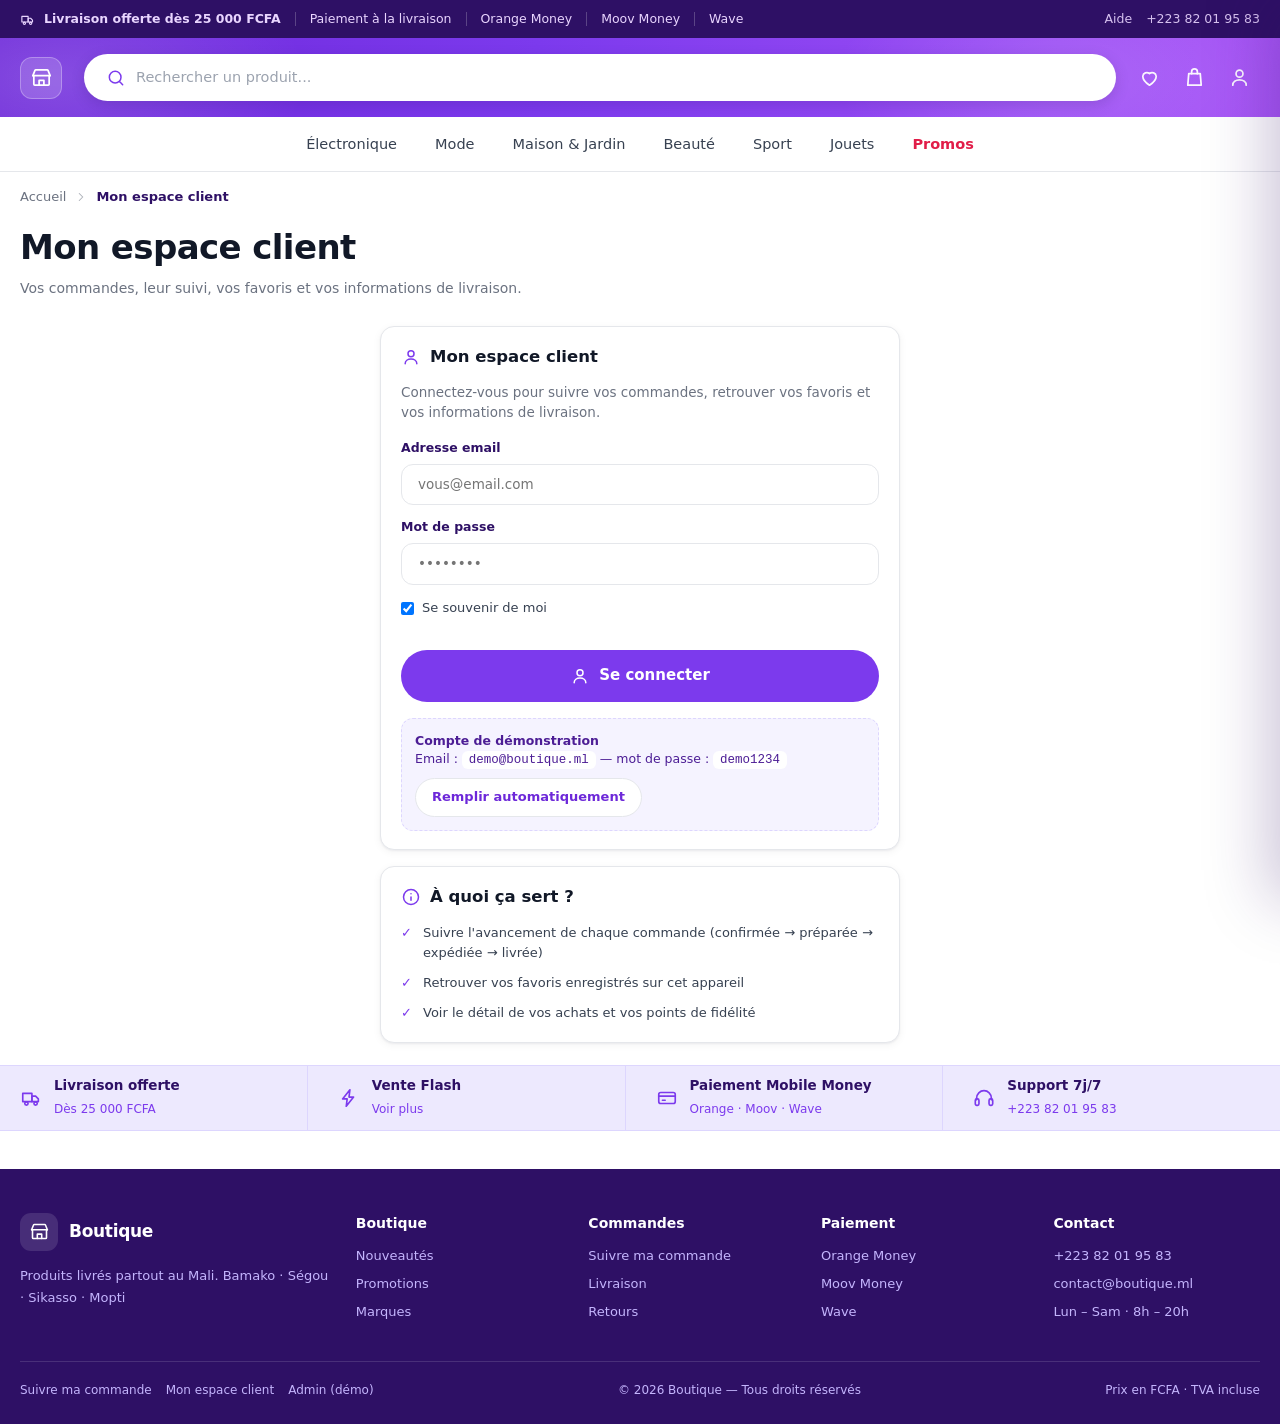
<file: ecommerce-compte.html>
<!DOCTYPE html>
<html lang="fr">
<head>
<meta charset="UTF-8">
<meta name="viewport" content="width=device-width, initial-scale=1">
<title>Mon espace client — Boutique en ligne</title>
<meta name="description" content="Tableau de bord client : commandes, suivi, favoris, informations et fidélité.">
<style>
/* =========================================================================
   PAGE E-COMMERCE — ACCUEIL
   Reproduction de img/projects/ecommerce-web-ultra.jpg

   ▸ Mêmes couleurs, même structure, même sobriété.
   ▸ Ajouts : finitions premium (ombres, easings) + animations.
   ▸ Fichier autonome : aucune image externe, aucun framework.
   ▸ Toutes les animations se coupent si le système demande
     « réduire les animations » (prefers-reduced-motion).

   Pour mettre une vraie photo produit, remplace dans une carte :
       <div class="thumb" style="background-image:url('...')"> … </div>
   par :
       <img class="thumb" src="photos/produit.jpg" alt="Produit">
   ========================================================================= */

:root{
  /* ── Palette — inchangée ─────────────────────────────────────────── */
  --violet-900:#2e1065;
  --violet-800:#4c1d95;
  --violet-700:#6d28d9;
  --violet-600:#7c3aed;
  --violet-500:#8b5cf6;
  --violet-400:#a855f7;
  --lav-1:#f5f3ff;
  --lav-2:#ede9fe;
  --pink:#e11d48;
  --ink:#111827;
  --grey:#6b7280;
  --line:#e5e7eb;
  --white:#fff;
  --radius:14px;

  /* ── Finitions (ombres douces, mouvements) ───────────────────────── */
  --shadow:0 1px 2px rgba(16,24,40,.05), 0 2px 8px rgba(16,24,40,.05);
  --shadow-md:0 2px 4px rgba(16,24,40,.05), 0 8px 20px rgba(46,16,101,.09);
  --shadow-lg:0 4px 10px rgba(16,24,40,.06), 0 18px 44px rgba(76,29,149,.18);
  --ring:0 0 0 4px rgba(139,92,246,.18);
  --ease:cubic-bezier(.22,.61,.36,1);
  --ease-out:cubic-bezier(.16,1,.3,1);
  --t:.28s var(--ease);
  --t-slow:.5s var(--ease-out);
}

*{margin:0;padding:0;box-sizing:border-box}
html{-webkit-text-size-adjust:100%;scroll-behavior:smooth}
body{
  font-family:'Poppins','Segoe UI',system-ui,-apple-system,sans-serif;
  color:var(--ink);
  background:#fff;
  line-height:1.45;
  -webkit-font-smoothing:antialiased;
  overflow-x:hidden;
}
img{max-width:100%;display:block}
a{color:inherit;text-decoration:none}
button{font:inherit;cursor:pointer;border:0;background:none}
.wrap{max-width:1400px;margin:0 auto;padding:0 20px}

/* Barre de progression de lecture (fine, en haut) -------------------------- */
#progress{
  position:fixed;top:0;left:0;height:2px;width:100%;z-index:99;
  background:linear-gradient(90deg,var(--violet-700),var(--violet-400),var(--pink));
  transform:scaleX(0);transform-origin:0 50%;
  transition:transform .1s linear;
}

/* Icônes SVG -------------------------------------------------------------- */
.ic{width:20px;height:20px;stroke:currentColor;fill:none;stroke-width:1.8;
    stroke-linecap:round;stroke-linejoin:round;flex:none;transition:transform var(--t)}
.ic-sm{width:15px;height:15px}

/* Focus clavier visible partout -------------------------------------------- */
:focus-visible{outline:2px solid var(--violet-600);outline-offset:3px;border-radius:6px}

/* ═══════════════════════════ 1. Bandeau promo ═══════════════════════════ */
.topbar{background:var(--violet-900);color:#e9d5ff;font-size:12.5px;position:relative;z-index:3}
.topbar .wrap{display:flex;align-items:center;gap:0;min-height:38px;flex-wrap:wrap}
.topbar b{font-weight:600}
.topbar .sep{width:1px;height:14px;background:rgba(255,255,255,.22);margin:0 14px}
.topbar .push{margin-left:auto;display:flex;align-items:center;gap:14px;padding:6px 0}
.topbar .push a{opacity:.9;transition:opacity var(--t)}
.topbar .push a:hover{opacity:1;text-decoration:underline}
.topbar .ic-sm{animation:drive 4.5s var(--ease) infinite}
@keyframes drive{
  0%,70%,100%{transform:translateX(0)}
  78%{transform:translateX(3px)}
  86%{transform:translateX(0)}
}

/* ═══════════════════════════════ 2. Header ═════════════════════════════ */
.header{
  color:#fff;position:relative;overflow:hidden;
  background:linear-gradient(90deg,var(--violet-700) 0%,var(--violet-600) 42%,var(--violet-400) 100%);
}
/* halo animé très léger — mêmes teintes, juste plus vivant */
.header::before{
  content:"";position:absolute;inset:-40% -10%;pointer-events:none;
  background:
    radial-gradient(420px 200px at 12% 50%,rgba(255,255,255,.16),transparent 60%),
    radial-gradient(380px 190px at 78% 50%,rgba(255,255,255,.13),transparent 62%);
  animation:aura 14s var(--ease) infinite alternate;
}
@keyframes aura{
  from{transform:translate3d(-3%,0,0) scale(1)}
  to{transform:translate3d(3%,0,0) scale(1.06)}
}
.header .wrap{display:flex;align-items:center;gap:22px;padding-top:16px;padding-bottom:16px;position:relative;z-index:1}

.brand{display:flex;align-items:center;gap:10px;flex:none}
.brand .mark{
  width:42px;height:42px;border-radius:12px;display:grid;place-items:center;
  background:rgba(255,255,255,.16);border:1px solid rgba(255,255,255,.28);
  transition:transform var(--t),background var(--t);
}
.brand .mark .ic{width:23px;height:23px}
.brand:hover .mark{transform:rotate(-6deg) scale(1.06);background:rgba(255,255,255,.24)}

.search{
  flex:1;display:flex;align-items:center;gap:10px;background:#fff;
  border-radius:999px;padding:13px 22px;color:var(--grey);min-width:0;
  box-shadow:0 4px 14px rgba(46,16,101,.18);
  transition:box-shadow var(--t),transform var(--t);
}
.search:focus-within{box-shadow:var(--ring),0 6px 22px rgba(46,16,101,.24);transform:translateY(-1px)}
.search .ic{color:var(--violet-600)}
.search:focus-within .ic{transform:scale(1.12)}
.search input{
  flex:1;border:0;outline:0;font:inherit;font-size:14.5px;color:var(--ink);
  background:transparent;min-width:0;
}
.search input::placeholder{color:#9ca3af;transition:opacity var(--t)}
.search:focus-within input::placeholder{opacity:.55}

.hactions{display:flex;align-items:center;gap:22px;flex:none}
.hactions button{color:#fff;position:relative;display:grid;place-items:center;opacity:.95;transition:transform var(--t),opacity var(--t)}
.hactions button:hover{opacity:1;transform:translateY(-2px)}
.hactions button:active{transform:translateY(0) scale(.94)}
.hactions .ic{width:23px;height:23px}
.dot{
  position:absolute;top:-5px;right:-6px;background:var(--pink);color:#fff;
  font-size:10px;font-weight:700;min-width:18px;height:18px;border-radius:999px;
  display:grid;place-items:center;padding:0 5px;box-shadow:0 0 0 2px var(--violet-600);
  animation:pop .6s var(--ease-out) .5s backwards, beat 2.6s var(--ease) 1.2s infinite;
}
@keyframes pop{from{transform:scale(0);opacity:0}to{transform:scale(1);opacity:1}}
@keyframes beat{
  0%,88%,100%{transform:scale(1)}
  92%{transform:scale(1.22)}
  96%{transform:scale(1)}
}

/* ═════════════════════════════════ 3. Nav ══════════════════════════════ */
.nav{border-bottom:1px solid var(--line);background:#fff;position:sticky;top:0;z-index:20;
     transition:box-shadow var(--t)}
html.scrolled .nav{box-shadow:0 6px 20px rgba(46,16,101,.07)}
.nav .wrap{display:flex;align-items:center;justify-content:center;gap:38px;min-height:54px;overflow-x:auto;scrollbar-width:none}
.nav .wrap::-webkit-scrollbar{display:none}
.nav a{
  font-size:14.5px;font-weight:500;color:#374151;white-space:nowrap;padding:6px 0;
  position:relative;transition:color var(--t);
}
.nav a::after{
  content:"";position:absolute;left:0;right:0;bottom:-1px;height:2px;border-radius:2px;
  background:currentColor;transform:scaleX(0);transform-origin:50% 50%;
  transition:transform var(--t-slow);
}
.nav a:hover{color:var(--violet-600)}
.nav a:hover::after{transform:scaleX(1)}
.nav a.hot{color:var(--pink);font-weight:600}
.nav a.hot:hover{color:var(--pink)}

/* ═════════════════════════════════ 4. Hero ═════════════════════════════ */
.hero{padding:22px 0 6px}
.hero .wrap{display:grid;grid-template-columns:2.15fr 1fr;gap:18px}

.banner{
  position:relative;border-radius:18px;overflow:hidden;padding:38px 40px;
  color:#fff;display:flex;flex-direction:column;justify-content:center;min-height:288px;
  box-shadow:var(--shadow-md);
  /* Image de fond + voile violet (le texte reste lisible).
     Pour changer d'image : img/shop/hero-bg.jpg */
  background:
    linear-gradient(105deg,var(--violet-800) 0%,rgba(109,40,217,.88) 34%,rgba(168,85,247,.55) 68%,rgba(168,85,247,.22) 100%),
    var(--violet-800) url("img/shop/hero-bg.jpg") center/cover no-repeat;
}
/* léger zoom lent sur la photo (effet « ken burns ») */
.banner::before{
  content:"";position:absolute;inset:0;border-radius:inherit;
  background:url("img/shop/hero-bg.jpg") right center/cover no-repeat;
  animation:kenburns 22s var(--ease) infinite alternate;
  transition:opacity var(--t);
}
.banner::after{
  content:"";position:absolute;right:-90px;top:-90px;width:340px;height:340px;
  border-radius:50%;background:rgba(255,255,255,.08);
  animation:orb 12s var(--ease) infinite alternate;
}
@keyframes kenburns{
  from{transform:scale(1) translateX(0)}
  to{transform:scale(1.07) translateX(-1.5%)}
}
@keyframes orb{
  from{transform:translate3d(0,0,0) scale(1);opacity:.8}
  to{transform:translate3d(-26px,18px,0) scale(1.16);opacity:1}
}
.banner > *{position:relative;z-index:1}

.pill{
  display:inline-block;background:#fff;color:var(--violet-700);font-weight:700;
  font-size:13px;padding:7px 17px;border-radius:999px;align-self:flex-start;
  box-shadow:0 4px 14px rgba(0,0,0,.14);
}
.banner h1{font-size:clamp(30px,4.4vw,57px);line-height:1.03;font-weight:800;
           letter-spacing:-1px;margin:16px 0 10px}
.banner .sub{font-size:16px;color:#ede9fe;margin-bottom:24px}
.btn{
  display:inline-flex;align-items:center;gap:9px;background:#fff;color:var(--violet-800);
  font-weight:700;font-size:14.5px;padding:14px 30px;border-radius:999px;
  align-self:flex-start;position:relative;overflow:hidden;
  transition:transform var(--t),box-shadow var(--t);
}
.btn:hover{transform:translateY(-2px);box-shadow:0 12px 30px rgba(0,0,0,.24)}
.btn:active{transform:translateY(0)}
.btn:hover .ic{transform:translateX(3px)}
/* reflet qui balaie le bouton */
.btn::after{
  content:"";position:absolute;top:0;bottom:0;width:45%;left:-60%;
  background:linear-gradient(100deg,transparent,rgba(255,255,255,.85),transparent);
  transform:skewX(-18deg);pointer-events:none;
}
.btn:hover::after{animation:shine .85s var(--ease)}
@keyframes shine{to{left:130%}}

/* Apparition en cascade au chargement */
.rise{animation:rise .75s var(--ease-out) backwards}
@keyframes rise{from{opacity:0;transform:translateY(16px)}to{opacity:1;transform:none}}

.promos{display:grid;grid-template-columns:1fr 1fr;grid-template-rows:1fr 1fr;gap:18px}
.promo{
  border-radius:16px;padding:22px;display:flex;flex-direction:column;justify-content:center;
  min-height:0;position:relative;overflow:hidden;box-shadow:var(--shadow);
  transition:transform var(--t),box-shadow var(--t);
}
.promo:hover{transform:translateY(-3px);box-shadow:var(--shadow-md)}
.promo h2{font-size:26px;font-weight:800;letter-spacing:-.4px;line-height:1.1}
.promo p{font-size:13.5px;margin-top:6px}

.promo.light{
  color:var(--violet-900);
  /* Image de fond + voile lavande */
  background:
    linear-gradient(100deg,rgba(242,238,254,.97) 0%,rgba(242,238,254,.86) 38%,rgba(242,238,254,.42) 68%,rgba(242,238,254,.06) 100%),
    var(--lav-2) url("img/shop/soldes-bg.jpg") right center/cover no-repeat;
}
.promo.light p{color:#6d28d9}
.promo.solid{
  color:#fff;
  background:
    linear-gradient(115deg,rgba(76,29,149,.93) 0%,rgba(109,40,217,.72) 55%,rgba(168,85,247,.5) 100%),
    var(--violet-800) url("img/shop/nouveautes-bg.jpg") right center/cover no-repeat;
}
/* les 2 bannières image : léger zoom au survol */
.promo.img{padding:0;background:#fff;border:1px solid var(--line);align-items:center}
.promo.img .tile{
  width:100%;height:100%;display:grid;place-items:center;color:#c7d2fe;
  background:var(--lav-1) url("img/shop/tile-1.jpg") center/cover no-repeat;
  transition:transform var(--t-slow);
}
.promo.img:hover .tile{transform:scale(1.06)}
.promo.img .tile .ic{width:74px;height:74px;stroke-width:1.1;opacity:0}

/* ═══════════════════════ 5. Bandeau de confiance ═══════════════════════ */
.trust{background:var(--lav-2);border-top:1px solid #ddd6fe;border-bottom:1px solid #ddd6fe;margin-top:22px}
.trust .wrap{display:flex;align-items:stretch;min-height:64px;overflow-x:auto;scrollbar-width:none}
.trust .wrap::-webkit-scrollbar{display:none}
.trust .item{display:flex;align-items:center;gap:12px;padding:0 30px;flex:1;white-space:nowrap;
             transition:background var(--t)}
.trust .item:first-child{padding-left:0}
.trust .item + .item{border-left:1px solid #ddd6fe}
.trust .ic{color:var(--violet-600);width:22px;height:22px}
.trust .item:hover .ic{transform:translateY(-3px) scale(1.1)}
.trust b{display:block;font-size:13.5px;font-weight:600;color:var(--violet-900)}
.trust span{font-size:12px;color:#7c3aed}

/* ═══════════════════════ 6. En-tête de section ═════════════════════════ */
.sec{padding:30px 0 8px}
.sec-head{display:flex;align-items:center;gap:18px;margin-bottom:18px}
.sec-head h2{font-size:22px;font-weight:700;display:flex;align-items:center;gap:9px}
.sec-head h2 span{display:inline-block;animation:flicker 3.4s var(--ease) infinite}
@keyframes flicker{
  0%,100%{transform:scale(1) rotate(0)}
  45%{transform:scale(1.14) rotate(-6deg)}
  60%{transform:scale(1) rotate(0)}
}

.count{display:flex;gap:7px;align-items:center}
.count b{
  background:var(--violet-800);color:#fff;font-size:14.5px;font-weight:700;
  min-width:42px;padding:8px 0;border-radius:9px;display:grid;place-items:center;
  font-variant-numeric:tabular-nums;box-shadow:0 3px 10px rgba(46,16,101,.22);
  transition:transform .18s var(--ease),background .18s var(--ease);
}
.count b:not(.idle){animation:flip .38s var(--ease)}
@keyframes flip{
  0%{transform:translateY(0)}
  45%{transform:translateY(-5px) scale(1.06);background:var(--violet-600)}
  100%{transform:translateY(0)}
}
.count i{color:var(--violet-800);font-style:normal;font-weight:700;
         animation:blink 1s var(--ease) infinite}
@keyframes blink{0%,100%{opacity:1}50%{opacity:.35}}

.sec-head .more{
  margin-left:auto;font-size:14px;font-weight:600;color:var(--violet-700);
  display:inline-flex;align-items:center;gap:4px;transition:color var(--t),gap var(--t);
}
.sec-head .more:hover{color:var(--violet-900);gap:9px}

/* ═══════════════════════════════ 7. Produits ═══════════════════════════ */
.grid{display:grid;grid-template-columns:repeat(6,1fr);gap:18px}
.card{
  position:relative;background:#fff;border:1px solid var(--line);border-radius:var(--radius);
  overflow:hidden;box-shadow:var(--shadow);display:flex;flex-direction:column;
  transition:transform var(--t),box-shadow var(--t),border-color var(--t);
  will-change:transform;
}
.card::after{
  content:"";position:absolute;inset:0;border-radius:inherit;pointer-events:none;
  background:linear-gradient(180deg,rgba(139,92,246,.07),transparent 42%);
  opacity:0;transition:opacity var(--t);
}
.card:hover{transform:translateY(-7px);box-shadow:var(--shadow-lg);border-color:#ddd6fe}
.card:hover::after{opacity:1}

.thumb{
  position:relative;width:100%;aspect-ratio:1/.92;display:grid;place-items:center;
  background:var(--lav-1);color:#a5b4fc;overflow:hidden;
  transition:transform var(--t-slow);
}
/* Image de fond propre à chaque produit (style en ligne sur chaque carte) */
.thumb[style]{background-size:cover;background-position:center}
.thumb .ic{width:58px;height:58px;stroke-width:1.2}
.card:hover .thumb{transform:scale(1.05)}
img.thumb{object-fit:cover;background:var(--lav-1);color:transparent}

.fav{
  position:absolute;top:9px;right:9px;width:31px;height:31px;border-radius:50%;
  background:rgba(255,255,255,.94);display:grid;place-items:center;color:var(--grey);
  box-shadow:0 1px 4px rgba(16,24,40,.16);z-index:2;
  transition:color var(--t),transform var(--t),background var(--t);
}
.fav:hover{color:var(--pink);transform:scale(1.14)}
.fav:active{transform:scale(.9)}
.fav .ic{width:16px;height:16px}
.fav.on{color:var(--pink);animation:bump .45s var(--ease-out)}
.fav.on .ic{fill:currentColor}
@keyframes bump{
  0%{transform:scale(1)}
  35%{transform:scale(1.32)}
  60%{transform:scale(.92)}
  100%{transform:scale(1)}
}

.off{
  position:absolute;top:9px;left:9px;background:var(--pink);color:#fff;z-index:2;
  font-size:11px;font-weight:700;padding:4px 9px;border-radius:999px;
  animation:glow 2.8s var(--ease) infinite;
}
@keyframes glow{
  0%,72%,100%{box-shadow:0 0 0 0 rgba(225,29,72,0)}
  80%{box-shadow:0 0 0 6px rgba(225,29,72,.16)}
}

.card .body{padding:13px 13px 15px;display:flex;flex-direction:column;gap:5px;flex:1}
.card .name{font-size:13px;font-weight:500;color:#374151;white-space:nowrap;
            overflow:hidden;text-overflow:ellipsis;transition:color var(--t)}
.card:hover .name{color:var(--violet-800)}
.card .was{font-size:11.5px;color:#9ca3af;text-decoration:line-through}
.card .price{font-size:17px;font-weight:800;color:var(--pink);letter-spacing:-.2px;
             transition:transform var(--t)}
.card:hover .price{transform:translateX(2px)}
.card .add{
  margin-top:auto;background:var(--violet-600);color:#fff;font-size:12.5px;font-weight:600;
  padding:9px;border-radius:9px;text-align:center;position:relative;overflow:hidden;
  transition:background var(--t),box-shadow var(--t),transform var(--t);
}
.card .add:hover{background:var(--violet-700);box-shadow:0 8px 18px rgba(109,40,217,.3)}
.card .add:active{transform:scale(.97)}
.card .add::after{
  content:"";position:absolute;top:0;bottom:0;width:50%;left:-70%;
  background:linear-gradient(100deg,transparent,rgba(255,255,255,.5),transparent);
  transform:skewX(-18deg);pointer-events:none;
}
.card .add:hover::after{animation:shine .8s var(--ease)}

/* ═════════════════════════════ 8. Catégories ═══════════════════════════ */
.cats{display:flex;flex-wrap:wrap;gap:12px;padding:26px 0 10px}
.cat{
  border:1px solid var(--line);border-radius:999px;padding:10px 22px;font-size:13.5px;
  font-weight:500;color:#374151;background:#fff;
  transition:border-color var(--t),color var(--t),background var(--t),
             transform var(--t),box-shadow var(--t);
}
.cat:hover{border-color:var(--violet-500);color:var(--violet-700);background:var(--lav-1);
           transform:translateY(-3px);box-shadow:0 8px 18px rgba(109,40,217,.13)}
.cat:active{transform:translateY(-1px) scale(.98)}
.cat.hot{color:var(--pink);border-color:#fecdd3}
.cat.hot:hover{background:#fff1f2;border-color:var(--pink);box-shadow:0 8px 18px rgba(225,29,72,.14)}

/* ════════════════════════════════ 9. Footer ════════════════════════════ */
.footer{background:var(--violet-900);color:#c4b5fd;margin-top:38px;padding:44px 0 26px;font-size:13px}
.footer .cols{display:grid;grid-template-columns:1.5fr 1fr 1fr 1fr 1fr;gap:26px}
.footer h3{color:#fff;font-size:14px;font-weight:700;margin-bottom:14px}
.footer li{list-style:none;margin-bottom:9px}
.footer a{transition:color var(--t),padding-left var(--t);display:inline-block}
.footer a:hover{color:#fff;padding-left:4px}
.footer .brandline{display:flex;align-items:center;gap:11px;margin-bottom:14px}
.footer .brandline .mark{
  width:38px;height:38px;border-radius:11px;background:rgba(255,255,255,.12);
  display:grid;place-items:center;transition:transform var(--t),background var(--t);
}
.footer .brandline:hover .mark{transform:rotate(-6deg);background:rgba(255,255,255,.2)}
.footer .brandline .mark .ic{width:21px;height:21px;color:#fff}
.footer .brandline b{color:#fff;font-size:17px;font-weight:800;letter-spacing:-.3px}
.footer .bot{
  border-top:1px solid rgba(255,255,255,.13);margin-top:30px;padding-top:20px;
  display:flex;justify-content:space-between;gap:14px;flex-wrap:wrap;font-size:12px;
}

/* ══════════════════════ 10. Apparition au défilement ═══════════════════ */
.rv{opacity:0;transform:translateY(20px);transition:opacity .6s var(--ease-out),transform .6s var(--ease-out)}
.rv.in{opacity:1;transform:none}

/* ═══════════════════════════ 11. Responsive ════════════════════════════ */
@media(max-width:1180px){
  .grid{grid-template-columns:repeat(3,1fr)}
  .footer .cols{grid-template-columns:1fr 1fr 1fr}
}
@media(max-width:900px){
  .hero .wrap{grid-template-columns:1fr}
  .banner{padding:30px 26px;min-height:0}
  .header .wrap{flex-wrap:wrap;gap:14px}
  .search{order:3;flex-basis:100%}
  .hactions{margin-left:auto}
  .nav{position:static}
  .nav .wrap{justify-content:flex-start;gap:24px;padding:0 20px}
  .trust .wrap{gap:8px}
  .trust .item{padding:12px 18px;flex:none}
}
@media(max-width:640px){
  .grid{grid-template-columns:repeat(2,1fr);gap:12px}
  .promos{grid-template-columns:1fr;grid-template-rows:auto}
  .promo.img{display:none}
  .topbar{font-size:11.5px}
  .topbar .item-x{display:none}
  .sec-head{flex-wrap:wrap;gap:12px}
  .footer .cols{grid-template-columns:1fr 1fr}
  .banner{background:
    linear-gradient(160deg,rgba(76,29,149,.95) 0%,rgba(109,40,217,.86) 60%,rgba(168,85,247,.7) 100%),
    var(--violet-800) url("img/shop/hero-bg.jpg") center/cover no-repeat;}
  .banner::before{animation:none}
  .promo.light{background:
    linear-gradient(120deg,rgba(242,238,254,.97) 0%,rgba(242,238,254,.9) 55%,rgba(242,238,254,.75) 100%),
    var(--lav-2) url("img/shop/soldes-bg.jpg") right center/cover no-repeat;}
  .promo.solid{background:
    linear-gradient(120deg,rgba(76,29,149,.95) 0%,rgba(109,40,217,.85) 55%,rgba(168,85,247,.72) 100%),
    var(--violet-800) url("img/shop/nouveautes-bg.jpg") right center/cover no-repeat;}
}

/* ═════════════ 12. Recherche — modale animée et responsive ═════════════
   Le champ du haut ouvre un panneau de recherche : centré sur ordinateur,
   plein écran sur téléphone. Mêmes couleurs, mêmes ombres que la page.    */
.sm{position:fixed;inset:0;z-index:120;display:flex;justify-content:center;align-items:flex-start}
.sm[hidden]{display:none}
html.sm-open,html.sm-open body{overflow:hidden}

.sm-veil{
  position:absolute;inset:0;background:rgba(46,16,101,.42);
  -webkit-backdrop-filter:blur(7px) saturate(1.1);backdrop-filter:blur(7px) saturate(1.1);
  opacity:0;transition:opacity .32s var(--ease);
}
.sm.on .sm-veil{opacity:1}

.sm-pan{
  position:relative;width:min(760px,calc(100% - 40px));margin-top:9vh;max-height:78vh;
  display:flex;flex-direction:column;overflow:hidden;background:#fff;
  border-radius:22px;box-shadow:var(--shadow-lg),0 0 0 1px var(--line);
  opacity:0;transform:translateY(26px) scale(.97);
  transition:opacity .34s var(--ease-out),transform .46s var(--ease-out);
}
.sm.on .sm-pan{opacity:1;transform:none}
.sm-pan::before{
  content:"";position:absolute;top:0;left:0;right:0;height:3px;z-index:3;
  background:linear-gradient(90deg,var(--violet-800),var(--violet-500) 55%,var(--pink));
}

.sm-bar{
  flex:none;display:flex;align-items:center;gap:12px;background:#fff;
  padding:16px 16px 14px 20px;border-bottom:1px solid var(--line);
}
.sm-bar > .ic{width:22px;height:22px;color:var(--violet-600)}
.sm-bar input{
  flex:1;min-width:0;border:0;outline:0;background:transparent;font:inherit;
  font-size:16.5px;color:var(--ink);transition:color var(--t);
}
.sm-bar input::placeholder{color:#9ca3af}
.sm-x{
  flex:none;width:38px;height:38px;border-radius:12px;display:grid;place-items:center;
  color:var(--grey);transition:background var(--t),color var(--t),transform var(--t);
}
.sm-x .ic{width:17px;height:17px;color:currentColor}
.sm-x:hover{background:var(--lav-1);color:var(--violet-700);transform:rotate(90deg)}

.sm-body{
  flex:1 1 auto;min-height:0;
  padding:18px 20px 8px;overflow:auto;overscroll-behavior:contain;
  scrollbar-width:thin;scrollbar-color:var(--lav-2) transparent;
}
.sm-body::-webkit-scrollbar{width:10px}
.sm-body::-webkit-scrollbar-thumb{background:var(--lav-2);border:3px solid #fff;border-radius:999px}
.sm-h{
  font-size:11px;font-weight:700;letter-spacing:.09em;text-transform:uppercase;
  color:var(--grey);margin-bottom:12px;
}
.sm-sec + .sm-sec{margin-top:24px}

.chips{display:flex;flex-wrap:wrap;gap:9px}
.pop{
  border:1px solid var(--line);background:#fff;border-radius:999px;padding:9px 16px;
  font-size:13.5px;font-weight:500;color:#374151;
  transition:border-color var(--t),color var(--t),background var(--t),
             transform var(--t),box-shadow var(--t);
}
.pop:hover{border-color:var(--violet-500);color:var(--violet-700);background:var(--lav-1);
           transform:translateY(-2px);box-shadow:0 8px 18px rgba(109,40,217,.13)}
.pop:active{transform:translateY(0) scale(.97)}

.sm-list{display:flex;flex-direction:column;gap:4px}
.row{
  display:flex;align-items:center;gap:13px;width:100%;text-align:left;color:inherit;
  padding:9px 11px;border-radius:14px;transition:background var(--t),transform var(--t);
}
.row:hover{background:var(--lav-1);transform:translateX(3px)}
.row .th{
  flex:none;width:46px;height:46px;border-radius:12px;
  background:var(--lav-1) center/cover no-repeat;box-shadow:inset 0 0 0 1px var(--line);
}
.row .tx{flex:1;min-width:0}
.row .nm{
  display:block;font-size:14px;font-weight:500;color:#374151;
  white-space:nowrap;overflow:hidden;text-overflow:ellipsis;
}
.row .mt{display:block;font-size:11.5px;color:var(--grey);margin-top:2px}
.row .mt s{color:#9ca3af}
.row .bg{
  display:inline-block;vertical-align:1px;background:var(--pink);color:#fff;
  font-size:10.5px;font-weight:700;padding:2px 7px;border-radius:999px;margin-right:6px;
}
.row .pr{flex:none;font-size:14.5px;font-weight:800;color:var(--pink);letter-spacing:-.2px}
.row > .ic{flex:none;width:16px;height:16px;color:var(--violet-500);opacity:.65}
.row:hover > .ic{transform:translateX(3px);opacity:1}
.row mark{background:var(--lav-2);color:var(--violet-800);border-radius:5px;padding:0 3px}

.sm-empty{padding:26px 8px 34px;text-align:center;color:var(--grey);font-size:14px}
.sm-empty .ic{width:34px;height:34px;color:var(--violet-400);stroke-width:1.4;margin:0 auto 12px}
.sm-empty b{color:var(--ink);font-weight:600}
.sm-empty span{display:block;margin-top:7px;font-size:12.5px}

.sm-foot{
  flex:none;display:flex;flex-wrap:wrap;align-items:center;justify-content:space-between;
  gap:10px;padding:11px 20px;border-top:1px solid var(--line);background:var(--lav-1);
  font-size:12px;color:var(--grey);
}
.sm-foot .k{display:inline-flex;align-items:center;gap:6px}
.sm-foot i{
  font-style:normal;background:#fff;border:1px solid var(--line);border-radius:6px;
  padding:2px 7px;font-size:11px;font-weight:600;color:#374151;box-shadow:var(--shadow);
}

/* Entrée animée du contenu (cascade douce) */
.sm.on .sm-bar{animation:rise .45s var(--ease-out) both}
.sm.on .sm-sec{animation:rise .5s var(--ease-out) both}
.sm.on .sm-sec:nth-of-type(2){animation-delay:.07s}
.sm.on .sm-list .row{animation:rise .4s var(--ease-out) both}

/* Carte mise en avant quand on ouvre un résultat */
.card.flash{box-shadow:var(--ring),var(--shadow-lg);border-color:var(--violet-500)}

@media(max-width:640px){
  .sm-pan{width:100%;margin-top:0;height:100%;max-height:100%;border-radius:0;box-shadow:none}
  .sm-bar{padding:calc(12px + env(safe-area-inset-top)) 12px 12px 16px}
  .sm-bar input{font-size:16px}
  .sm-body{padding:16px 16px 6px}
  .sm-foot{padding:11px 16px calc(11px + env(safe-area-inset-bottom))}
  .row .th{width:42px;height:42px}
  .sm-h{margin-bottom:10px}
}

/* ═════════════ 13. Respect de « réduire les animations » ═══════════════ */
@media(prefers-reduced-motion:reduce){
  *,*::before,*::after{
    animation-duration:.001ms !important;animation-iteration-count:1 !important;
    transition-duration:.001ms !important;scroll-behavior:auto !important;
  }
  .rv{opacity:1;transform:none}
  #progress{display:none}
}
</style>
<link rel="stylesheet" href="css/shop-pages.css">
</head>
<body class="" data-page="compte">

<div id="progress" aria-hidden="true"></div>

<svg width="0" height="0" style="position:absolute" aria-hidden="true">
  <symbol id="i-store" viewBox="0 0 24 24"><path d="M4 10v9a1 1 0 0 0 1 1h14a1 1 0 0 0 1-1v-9"/><path d="M3 10 5.2 4.6A1 1 0 0 1 6.1 4h11.8a1 1 0 0 1 .9.6L21 10"/><path d="M3 10h18"/><path d="M9.5 20v-5h5v5"/></symbol>
  <symbol id="i-search" viewBox="0 0 24 24"><circle cx="11" cy="11" r="7"/><path d="m20 20-3.5-3.5"/></symbol>
  <symbol id="i-heart" viewBox="0 0 24 24"><path d="M12 20s-7-4.4-7-9.3A4.2 4.2 0 0 1 12 8a4.2 4.2 0 0 1 7 2.7C19 15.6 12 20 12 20Z"/></symbol>
  <symbol id="i-bag" viewBox="0 0 24 24"><path d="M6 8h12l1 12H5L6 8Z"/><path d="M9 8V6a3 3 0 0 1 6 0v2"/></symbol>
  <symbol id="i-user" viewBox="0 0 24 24"><circle cx="12" cy="8" r="3.6"/><path d="M5 20c0-3.4 3.1-5.6 7-5.6s7 2.2 7 5.6"/></symbol>
  <symbol id="i-truck" viewBox="0 0 24 24"><path d="M3 7h10v9H3z"/><path d="M13 10h4l3 3v3h-7z"/><circle cx="7" cy="18" r="1.8"/><circle cx="17" cy="18" r="1.8"/></symbol>
  <symbol id="i-bolt" viewBox="0 0 24 24"><path d="M13 3 5 13h5l-1 8 8-10h-5l1-8Z"/></symbol>
  <symbol id="i-card" viewBox="0 0 24 24"><rect x="3" y="6" width="18" height="12" rx="2.2"/><path d="M3 10h18"/><path d="M7 14.5h3"/></symbol>
  <symbol id="i-headset" viewBox="0 0 24 24"><path d="M4 14v-2a8 8 0 0 1 16 0v2"/><rect x="2.5" y="13" width="4" height="7" rx="1.6"/><rect x="17.5" y="13" width="4" height="7" rx="1.6"/></symbol>
  <symbol id="i-chevron" viewBox="0 0 24 24"><path d="m9 6 6 6-6 6"/></symbol>
  <symbol id="i-phone" viewBox="0 0 24 24"><rect x="7" y="2" width="10" height="20" rx="2.4"/><path d="M11 18.6h2"/></symbol>
  <symbol id="i-washer" viewBox="0 0 24 24"><rect x="4.5" y="2" width="15" height="20" rx="2.4"/><circle cx="12" cy="13" r="4.6"/><path d="M7.5 6h2"/></symbol>
  <symbol id="i-watch" viewBox="0 0 24 24"><circle cx="12" cy="12" r="5.2"/><path d="M9.3 7.3 9.8 2h4.4l.5 5.3M9.3 16.7 9.8 22h4.4l.5-5.3"/></symbol>
  <symbol id="i-phones" viewBox="0 0 24 24"><path d="M4 14v-3a8 8 0 0 1 16 0v3"/><rect x="2.5" y="13" width="4" height="7" rx="1.6"/><rect x="17.5" y="13" width="4" height="7" rx="1.6"/></symbol>
  <symbol id="i-speaker" viewBox="0 0 24 24"><rect x="6" y="2" width="12" height="20" rx="2.6"/><circle cx="12" cy="15" r="3.6"/><circle cx="12" cy="7" r="1.9"/></symbol>
  <symbol id="i-fan" viewBox="0 0 24 24"><circle cx="12" cy="12" r="2.1"/><path d="M12 9.9V3.5M14.8 13.6l5.5 3.2M9.2 13.6l-5.5 3.2"/></symbol>
  <symbol id="i-close" viewBox="0 0 24 24"><path d="m6 6 12 12"/><path d="m18 6-12 12"/></symbol>
</svg>
<svg width="0" height="0" style="position:absolute" aria-hidden="true">
  <symbol id="i-b2-star" viewBox="0 0 24 24"><path d="m12 3 2.7 5.6 6.1.9-4.4 4.3 1 6.1-5.4-2.9-5.4 2.9 1-6.1L3.2 9.5l6.1-.9L12 3Z"/></symbol>
  <symbol id="i-b2-plus" viewBox="0 0 24 24"><path d="M12 5v14M5 12h14"/></symbol>
  <symbol id="i-b2-minus" viewBox="0 0 24 24"><path d="M5 12h14"/></symbol>
  <symbol id="i-b2-trash" viewBox="0 0 24 24"><path d="M3 6h18M8 6V4h8v2M19 6l-1 14H6L5 6"/><path d="M10 11v5M14 11v5"/></symbol>
  <symbol id="i-b2-check" viewBox="0 0 24 24"><path d="M20 6 9 17l-5-5"/></symbol>
  <symbol id="i-b2-tag" viewBox="0 0 24 24"><path d="M20.6 13.4 13.4 20.6a2 2 0 0 1-2.8 0L2 12V2h10l8.6 8.6a2 2 0 0 1 0 2.8Z"/><circle cx="7" cy="7" r="1.3"/></symbol>
  <symbol id="i-b2-lock" viewBox="0 0 24 24"><rect x="3" y="11" width="18" height="11" rx="2"/><path d="M7 11V7a5 5 0 0 1 10 0v4"/></symbol>
  <symbol id="i-b2-info" viewBox="0 0 24 24"><circle cx="12" cy="12" r="9"/><path d="M12 16v-4M12 8h.01"/></symbol>
  <symbol id="i-b2-alert" viewBox="0 0 24 24"><circle cx="12" cy="12" r="9"/><path d="M12 8v4M12 16h.01"/></symbol>
</svg>

<!-- ══════════════════════════════ Bandeau promo ══════════════════════════ -->
<div class="topbar">
  <div class="wrap">
    <div style="display:flex;align-items:center;gap:9px;padding:8px 0">
      <svg class="ic ic-sm" aria-hidden="true"><use href="#i-truck"/></svg>
      <b>Livraison offerte dès 25 000 FCFA</b>
    </div>
    <span class="sep item-x"></span><span class="item-x">Paiement à la livraison</span>
    <span class="sep item-x"></span><span class="item-x">Orange Money</span>
    <span class="sep item-x"></span><span class="item-x">Moov Money</span>
    <span class="sep item-x"></span><span class="item-x">Wave</span>
    <div class="push">
      <a href="#aide">Aide</a>
      <a href="tel:+22382019583">+223 82 01 95 83</a>
    </div>
  </div>
</div>


<!-- ═══════════════════════════════ Header ═══════════════════════════════ -->
<header class="header">
  <div class="wrap">
    <a class="brand" href="ecommerce-web.html" aria-label="Accueil de la boutique">
      <span class="mark"><svg class="ic" aria-hidden="true"><use href="#i-store"/></svg></span>
    </a>

    <form class="search" role="search" onsubmit="return false">
      <svg class="ic" aria-hidden="true"><use href="#i-search"/></svg>
      <input type="search" placeholder="Rechercher un produit..." aria-label="Rechercher un produit">
    </form>

    <div class="hactions">
      <button type="button" aria-label="Mes favoris" data-fav-count><svg class="ic"><use href="#i-heart"/></svg></button>
      <button type="button" aria-label="Mon panier" data-bag>
        <svg class="ic"><use href="#i-bag"/></svg>
        <span class="dot">3</span>
      </button>
      <a class="acc" href="ecommerce-compte.html" aria-label="Mon espace client" data-user><svg class="ic"><use href="#i-user"/></svg><span class="nm" style="font-size:11px;font-weight:700;margin-left:4px"></span></a>
    </div>
  </div>
</header>


<!-- ════════════════════════════════ Nav ════════════════════════════════ -->
<nav class="nav" aria-label="Catégories principales">
  <div class="wrap">
    <a href="produits.html?cat=%C3%89lectronique">Électronique</a>
    <a href="produits.html?cat=Mode">Mode</a>
    <a href="produits.html?cat=Maison%20%26%20Jardin">Maison &amp; Jardin</a>
    <a href="produits.html?cat=Beaut%C3%A9">Beauté</a>
    <a href="produits.html?cat=Sport">Sport</a>
    <a href="produits.html?cat=Jouets">Jouets</a>
    <a class="hot" href="produits.html?promo=1">Promos</a>
  </div>
</nav>



<!-- ═════════════════════ Espace client (tableau de bord) ═════════════════════ -->
<nav class="crumb" aria-label="Fil d'Ariane">
  <div class="wrap">
    <a href="ecommerce-web.html">Accueil</a>
    <svg class="ic"><use href="#i-chevron"/></svg>
    <span class="here">Mon espace client</span>
  </div>
</nav>

<section class="phead">
  <div class="wrap">
    <h1>Mon espace client</h1>
    <p>Vos commandes, leur suivi, vos favoris et vos informations de livraison.</p>
  </div>
</section>

<section>
  <div class="wrap" id="compte"></div>
</section>

<!-- ═══════════════════════ Bandeau de confiance ════════════════════════ -->
<div class="trust">
  <div class="wrap">
    <div class="item rv">
      <svg class="ic" aria-hidden="true"><use href="#i-truck"/></svg>
      <div><b>Livraison offerte</b><span>Dès 25 000 FCFA</span></div>
    </div>
    <div class="item rv" style="transition-delay:.08s">
      <svg class="ic" aria-hidden="true"><use href="#i-bolt"/></svg>
      <div><b>Vente Flash</b><span>Voir plus</span></div>
    </div>
    <div class="item rv" style="transition-delay:.16s">
      <svg class="ic" aria-hidden="true"><use href="#i-card"/></svg>
      <div><b>Paiement Mobile Money</b><span>Orange · Moov · Wave</span></div>
    </div>
    <div class="item rv" style="transition-delay:.24s">
      <svg class="ic" aria-hidden="true"><use href="#i-headset"/></svg>
      <div><b>Support 7j/7</b><span>+223 82 01 95 83</span></div>
    </div>
  </div>
</div>



<!-- ═════════════════════════════ Footer ════════════════════════════════ -->
<footer class="footer">
  <div class="wrap">
    <div class="cols">
      <div class="rv">
        <div class="brandline">
          <span class="mark"><svg class="ic" aria-hidden="true"><use href="#i-store"/></svg></span>
          <b>Boutique</b>
        </div>
        <p style="line-height:1.7">Produits livrés partout au Mali.
Bamako · Ségou · Sikasso · Mopti</p>
      </div>
      <div class="rv" style="transition-delay:.06s">
        <h3>Boutique</h3>
        <ul>
          <li><a href="produits.html">Nouveautés</a></li>
          <li><a href="produits.html?promo=1">Promotions</a></li>
          <li><a href="ecommerce-admin.html">Marques</a></li>
        </ul>
      </div>
      <div class="rv" style="transition-delay:.12s">
        <h3>Commandes</h3>
        <ul>
          <li><a href="ecommerce-suivi.html">Suivre ma commande</a></li>
          <li><a href="ecommerce-suivi.html">Livraison</a></li>
          <li><a href="ecommerce-suivi.html">Retours</a></li>
        </ul>
      </div>
      <div class="rv" style="transition-delay:.18s">
        <h3>Paiement</h3>
        <ul>
          <li>Orange Money</li>
          <li>Moov Money</li>
          <li>Wave</li>
        </ul>
      </div>
      <div class="rv" style="transition-delay:.24s">
        <h3>Contact</h3>
        <ul>
          <li><a href="tel:+22382019583">+223 82 01 95 83</a></li>
          <li><a href="mailto:contact@boutique.ml">contact@boutique.ml</a></li>
          <li>Lun – Sam · 8h – 20h</li>
        </ul>
      </div>
    </div>
    <div class="bot"><span style="display:flex;gap:14px;flex-wrap:wrap"><a href="ecommerce-suivi.html">Suivre ma commande</a><a href="ecommerce-compte.html">Mon espace client</a><a href="ecommerce-admin.html">Admin (démo)</a></span>
      <span>© 2026 Boutique — Tous droits réservés</span>
      <span>Prix en FCFA · TVA incluse</span>
    </div>
  </div>
</footer>



<!-- ══════════════════════════ Panier latéral ══════════════════════════ -->
<div class="veil" id="veil"></div>
<aside class="drawer" id="drawer" aria-label="Panier">
  <div class="drawer-head">
    <b>Mon panier</b>
    <button class="x" type="button" data-drawer-close aria-label="Fermer"><svg class="ic"><use href="#i-close"/></svg></button>
  </div>
  <div class="drawer-body" id="dBody"></div>
  <div class="drawer-foot" id="dFoot"></div>
</aside>

<!-- ══════════════════════════ Notifications ══════════════════════════ -->
<div class="toasts" id="toasts" aria-live="polite"></div>

<script src="js/shop-data.js"></script>
<script src="js/shop-pages.js"></script>
</body>
</html>
</file>
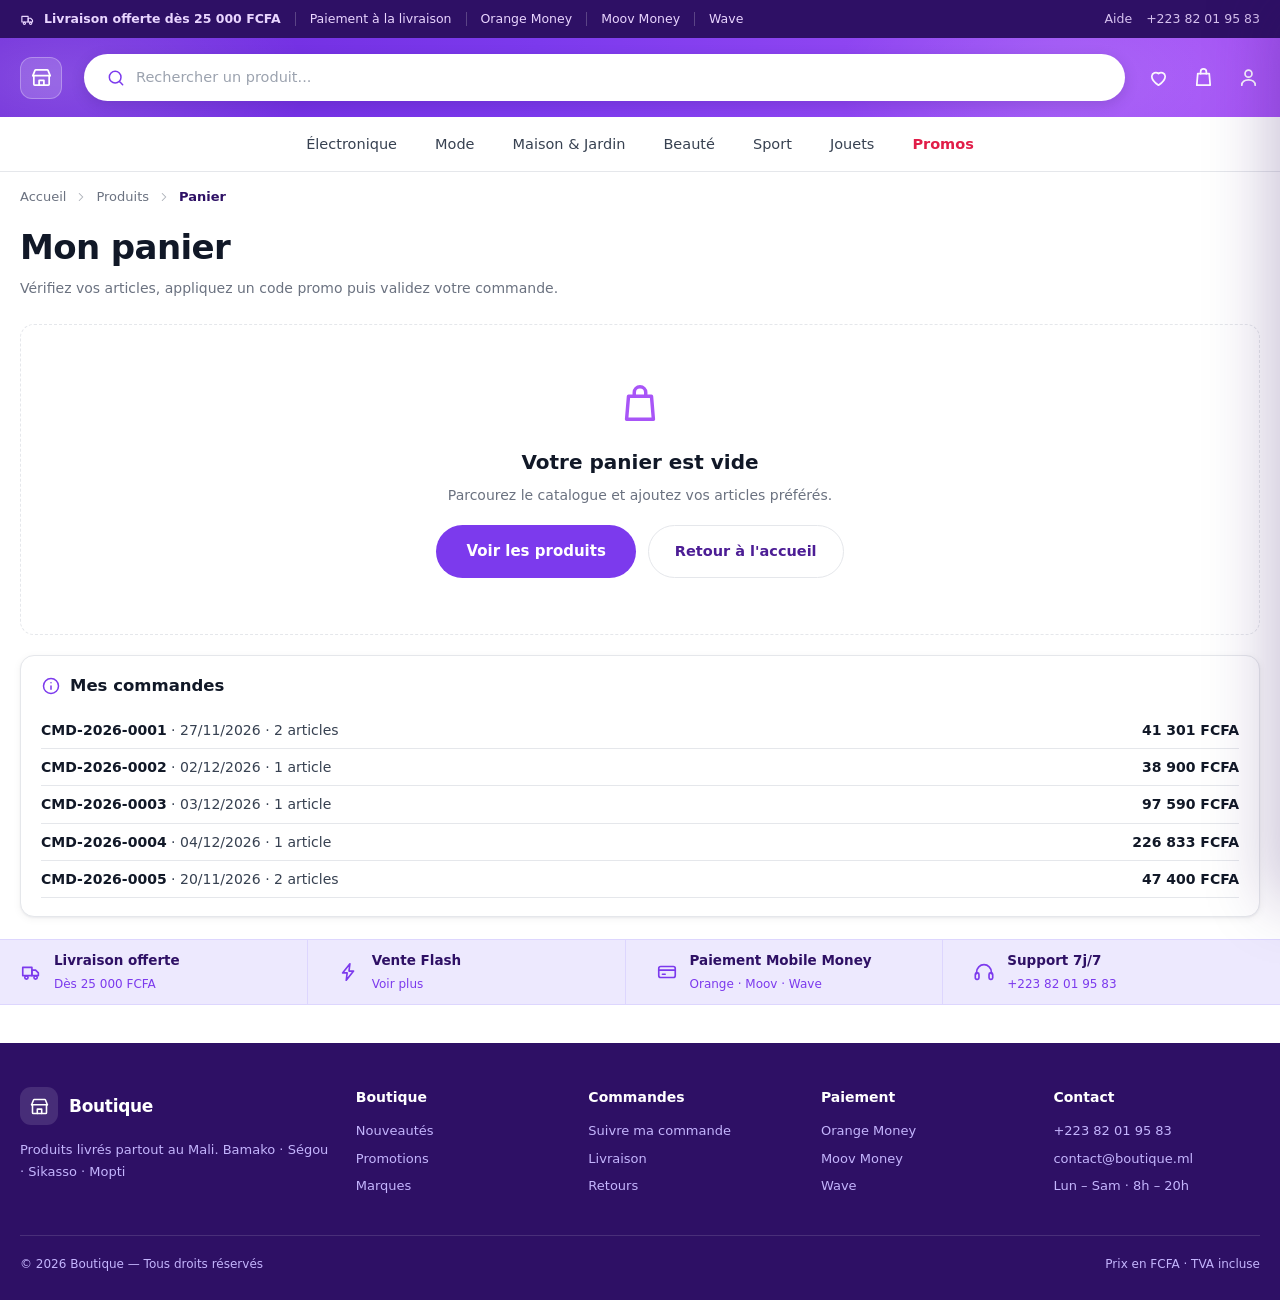
<file: ecommerce-panier.html>
<!DOCTYPE html>
<html lang="fr">
<head>
<meta charset="UTF-8">
<meta name="viewport" content="width=device-width, initial-scale=1">
<title>Panier — Boutique en ligne</title>
<meta name="description" content="Panier et commande : quantités, code promo, livraison et paiement Mobile Money.">
<style>
/* =========================================================================
   PAGE E-COMMERCE — ACCUEIL
   Reproduction de img/projects/ecommerce-web-ultra.jpg

   ▸ Mêmes couleurs, même structure, même sobriété.
   ▸ Ajouts : finitions premium (ombres, easings) + animations.
   ▸ Fichier autonome : aucune image externe, aucun framework.
   ▸ Toutes les animations se coupent si le système demande
     « réduire les animations » (prefers-reduced-motion).

   Pour mettre une vraie photo produit, remplace dans une carte :
       <div class="thumb" style="background-image:url('...')"> … </div>
   par :
       <img class="thumb" src="photos/produit.jpg" alt="Produit">
   ========================================================================= */

:root{
  /* ── Palette — inchangée ─────────────────────────────────────────── */
  --violet-900:#2e1065;
  --violet-800:#4c1d95;
  --violet-700:#6d28d9;
  --violet-600:#7c3aed;
  --violet-500:#8b5cf6;
  --violet-400:#a855f7;
  --lav-1:#f5f3ff;
  --lav-2:#ede9fe;
  --pink:#e11d48;
  --ink:#111827;
  --grey:#6b7280;
  --line:#e5e7eb;
  --white:#fff;
  --radius:14px;

  /* ── Finitions (ombres douces, mouvements) ───────────────────────── */
  --shadow:0 1px 2px rgba(16,24,40,.05), 0 2px 8px rgba(16,24,40,.05);
  --shadow-md:0 2px 4px rgba(16,24,40,.05), 0 8px 20px rgba(46,16,101,.09);
  --shadow-lg:0 4px 10px rgba(16,24,40,.06), 0 18px 44px rgba(76,29,149,.18);
  --ring:0 0 0 4px rgba(139,92,246,.18);
  --ease:cubic-bezier(.22,.61,.36,1);
  --ease-out:cubic-bezier(.16,1,.3,1);
  --t:.28s var(--ease);
  --t-slow:.5s var(--ease-out);
}

*{margin:0;padding:0;box-sizing:border-box}
html{-webkit-text-size-adjust:100%;scroll-behavior:smooth}
body{
  font-family:'Poppins','Segoe UI',system-ui,-apple-system,sans-serif;
  color:var(--ink);
  background:#fff;
  line-height:1.45;
  -webkit-font-smoothing:antialiased;
  overflow-x:hidden;
}
img{max-width:100%;display:block}
a{color:inherit;text-decoration:none}
button{font:inherit;cursor:pointer;border:0;background:none}
.wrap{max-width:1400px;margin:0 auto;padding:0 20px}

/* Barre de progression de lecture (fine, en haut) -------------------------- */
#progress{
  position:fixed;top:0;left:0;height:2px;width:100%;z-index:99;
  background:linear-gradient(90deg,var(--violet-700),var(--violet-400),var(--pink));
  transform:scaleX(0);transform-origin:0 50%;
  transition:transform .1s linear;
}

/* Icônes SVG -------------------------------------------------------------- */
.ic{width:20px;height:20px;stroke:currentColor;fill:none;stroke-width:1.8;
    stroke-linecap:round;stroke-linejoin:round;flex:none;transition:transform var(--t)}
.ic-sm{width:15px;height:15px}

/* Focus clavier visible partout -------------------------------------------- */
:focus-visible{outline:2px solid var(--violet-600);outline-offset:3px;border-radius:6px}

/* ═══════════════════════════ 1. Bandeau promo ═══════════════════════════ */
.topbar{background:var(--violet-900);color:#e9d5ff;font-size:12.5px;position:relative;z-index:3}
.topbar .wrap{display:flex;align-items:center;gap:0;min-height:38px;flex-wrap:wrap}
.topbar b{font-weight:600}
.topbar .sep{width:1px;height:14px;background:rgba(255,255,255,.22);margin:0 14px}
.topbar .push{margin-left:auto;display:flex;align-items:center;gap:14px;padding:6px 0}
.topbar .push a{opacity:.9;transition:opacity var(--t)}
.topbar .push a:hover{opacity:1;text-decoration:underline}
.topbar .ic-sm{animation:drive 4.5s var(--ease) infinite}
@keyframes drive{
  0%,70%,100%{transform:translateX(0)}
  78%{transform:translateX(3px)}
  86%{transform:translateX(0)}
}

/* ═══════════════════════════════ 2. Header ═════════════════════════════ */
.header{
  color:#fff;position:relative;overflow:hidden;
  background:linear-gradient(90deg,var(--violet-700) 0%,var(--violet-600) 42%,var(--violet-400) 100%);
}
/* halo animé très léger — mêmes teintes, juste plus vivant */
.header::before{
  content:"";position:absolute;inset:-40% -10%;pointer-events:none;
  background:
    radial-gradient(420px 200px at 12% 50%,rgba(255,255,255,.16),transparent 60%),
    radial-gradient(380px 190px at 78% 50%,rgba(255,255,255,.13),transparent 62%);
  animation:aura 14s var(--ease) infinite alternate;
}
@keyframes aura{
  from{transform:translate3d(-3%,0,0) scale(1)}
  to{transform:translate3d(3%,0,0) scale(1.06)}
}
.header .wrap{display:flex;align-items:center;gap:22px;padding-top:16px;padding-bottom:16px;position:relative;z-index:1}

.brand{display:flex;align-items:center;gap:10px;flex:none}
.brand .mark{
  width:42px;height:42px;border-radius:12px;display:grid;place-items:center;
  background:rgba(255,255,255,.16);border:1px solid rgba(255,255,255,.28);
  transition:transform var(--t),background var(--t);
}
.brand .mark .ic{width:23px;height:23px}
.brand:hover .mark{transform:rotate(-6deg) scale(1.06);background:rgba(255,255,255,.24)}

.search{
  flex:1;display:flex;align-items:center;gap:10px;background:#fff;
  border-radius:999px;padding:13px 22px;color:var(--grey);min-width:0;
  box-shadow:0 4px 14px rgba(46,16,101,.18);
  transition:box-shadow var(--t),transform var(--t);
}
.search:focus-within{box-shadow:var(--ring),0 6px 22px rgba(46,16,101,.24);transform:translateY(-1px)}
.search .ic{color:var(--violet-600)}
.search:focus-within .ic{transform:scale(1.12)}
.search input{
  flex:1;border:0;outline:0;font:inherit;font-size:14.5px;color:var(--ink);
  background:transparent;min-width:0;
}
.search input::placeholder{color:#9ca3af;transition:opacity var(--t)}
.search:focus-within input::placeholder{opacity:.55}

.hactions{display:flex;align-items:center;gap:22px;flex:none}
.hactions button{color:#fff;position:relative;display:grid;place-items:center;opacity:.95;transition:transform var(--t),opacity var(--t)}
.hactions button:hover{opacity:1;transform:translateY(-2px)}
.hactions button:active{transform:translateY(0) scale(.94)}
.hactions .ic{width:23px;height:23px}
.dot{
  position:absolute;top:-5px;right:-6px;background:var(--pink);color:#fff;
  font-size:10px;font-weight:700;min-width:18px;height:18px;border-radius:999px;
  display:grid;place-items:center;padding:0 5px;box-shadow:0 0 0 2px var(--violet-600);
  animation:pop .6s var(--ease-out) .5s backwards, beat 2.6s var(--ease) 1.2s infinite;
}
@keyframes pop{from{transform:scale(0);opacity:0}to{transform:scale(1);opacity:1}}
@keyframes beat{
  0%,88%,100%{transform:scale(1)}
  92%{transform:scale(1.22)}
  96%{transform:scale(1)}
}

/* ═════════════════════════════════ 3. Nav ══════════════════════════════ */
.nav{border-bottom:1px solid var(--line);background:#fff;position:sticky;top:0;z-index:20;
     transition:box-shadow var(--t)}
html.scrolled .nav{box-shadow:0 6px 20px rgba(46,16,101,.07)}
.nav .wrap{display:flex;align-items:center;justify-content:center;gap:38px;min-height:54px;overflow-x:auto;scrollbar-width:none}
.nav .wrap::-webkit-scrollbar{display:none}
.nav a{
  font-size:14.5px;font-weight:500;color:#374151;white-space:nowrap;padding:6px 0;
  position:relative;transition:color var(--t);
}
.nav a::after{
  content:"";position:absolute;left:0;right:0;bottom:-1px;height:2px;border-radius:2px;
  background:currentColor;transform:scaleX(0);transform-origin:50% 50%;
  transition:transform var(--t-slow);
}
.nav a:hover{color:var(--violet-600)}
.nav a:hover::after{transform:scaleX(1)}
.nav a.hot{color:var(--pink);font-weight:600}
.nav a.hot:hover{color:var(--pink)}

/* ═════════════════════════════════ 4. Hero ═════════════════════════════ */
.hero{padding:22px 0 6px}
.hero .wrap{display:grid;grid-template-columns:2.15fr 1fr;gap:18px}

.banner{
  position:relative;border-radius:18px;overflow:hidden;padding:38px 40px;
  color:#fff;display:flex;flex-direction:column;justify-content:center;min-height:288px;
  box-shadow:var(--shadow-md);
  /* Image de fond + voile violet (le texte reste lisible).
     Pour changer d'image : img/shop/hero-bg.jpg */
  background:
    linear-gradient(105deg,var(--violet-800) 0%,rgba(109,40,217,.88) 34%,rgba(168,85,247,.55) 68%,rgba(168,85,247,.22) 100%),
    var(--violet-800) url("img/shop/hero-bg.jpg") center/cover no-repeat;
}
/* léger zoom lent sur la photo (effet « ken burns ») */
.banner::before{
  content:"";position:absolute;inset:0;border-radius:inherit;
  background:url("img/shop/hero-bg.jpg") right center/cover no-repeat;
  animation:kenburns 22s var(--ease) infinite alternate;
  transition:opacity var(--t);
}
.banner::after{
  content:"";position:absolute;right:-90px;top:-90px;width:340px;height:340px;
  border-radius:50%;background:rgba(255,255,255,.08);
  animation:orb 12s var(--ease) infinite alternate;
}
@keyframes kenburns{
  from{transform:scale(1) translateX(0)}
  to{transform:scale(1.07) translateX(-1.5%)}
}
@keyframes orb{
  from{transform:translate3d(0,0,0) scale(1);opacity:.8}
  to{transform:translate3d(-26px,18px,0) scale(1.16);opacity:1}
}
.banner > *{position:relative;z-index:1}

.pill{
  display:inline-block;background:#fff;color:var(--violet-700);font-weight:700;
  font-size:13px;padding:7px 17px;border-radius:999px;align-self:flex-start;
  box-shadow:0 4px 14px rgba(0,0,0,.14);
}
.banner h1{font-size:clamp(30px,4.4vw,57px);line-height:1.03;font-weight:800;
           letter-spacing:-1px;margin:16px 0 10px}
.banner .sub{font-size:16px;color:#ede9fe;margin-bottom:24px}
.btn{
  display:inline-flex;align-items:center;gap:9px;background:#fff;color:var(--violet-800);
  font-weight:700;font-size:14.5px;padding:14px 30px;border-radius:999px;
  align-self:flex-start;position:relative;overflow:hidden;
  transition:transform var(--t),box-shadow var(--t);
}
.btn:hover{transform:translateY(-2px);box-shadow:0 12px 30px rgba(0,0,0,.24)}
.btn:active{transform:translateY(0)}
.btn:hover .ic{transform:translateX(3px)}
/* reflet qui balaie le bouton */
.btn::after{
  content:"";position:absolute;top:0;bottom:0;width:45%;left:-60%;
  background:linear-gradient(100deg,transparent,rgba(255,255,255,.85),transparent);
  transform:skewX(-18deg);pointer-events:none;
}
.btn:hover::after{animation:shine .85s var(--ease)}
@keyframes shine{to{left:130%}}

/* Apparition en cascade au chargement */
.rise{animation:rise .75s var(--ease-out) backwards}
@keyframes rise{from{opacity:0;transform:translateY(16px)}to{opacity:1;transform:none}}

.promos{display:grid;grid-template-columns:1fr 1fr;grid-template-rows:1fr 1fr;gap:18px}
.promo{
  border-radius:16px;padding:22px;display:flex;flex-direction:column;justify-content:center;
  min-height:0;position:relative;overflow:hidden;box-shadow:var(--shadow);
  transition:transform var(--t),box-shadow var(--t);
}
.promo:hover{transform:translateY(-3px);box-shadow:var(--shadow-md)}
.promo h2{font-size:26px;font-weight:800;letter-spacing:-.4px;line-height:1.1}
.promo p{font-size:13.5px;margin-top:6px}

.promo.light{
  color:var(--violet-900);
  /* Image de fond + voile lavande */
  background:
    linear-gradient(100deg,rgba(242,238,254,.97) 0%,rgba(242,238,254,.86) 38%,rgba(242,238,254,.42) 68%,rgba(242,238,254,.06) 100%),
    var(--lav-2) url("img/shop/soldes-bg.jpg") right center/cover no-repeat;
}
.promo.light p{color:#6d28d9}
.promo.solid{
  color:#fff;
  background:
    linear-gradient(115deg,rgba(76,29,149,.93) 0%,rgba(109,40,217,.72) 55%,rgba(168,85,247,.5) 100%),
    var(--violet-800) url("img/shop/nouveautes-bg.jpg") right center/cover no-repeat;
}
/* les 2 bannières image : léger zoom au survol */
.promo.img{padding:0;background:#fff;border:1px solid var(--line);align-items:center}
.promo.img .tile{
  width:100%;height:100%;display:grid;place-items:center;color:#c7d2fe;
  background:var(--lav-1) url("img/shop/tile-1.jpg") center/cover no-repeat;
  transition:transform var(--t-slow);
}
.promo.img:hover .tile{transform:scale(1.06)}
.promo.img .tile .ic{width:74px;height:74px;stroke-width:1.1;opacity:0}

/* ═══════════════════════ 5. Bandeau de confiance ═══════════════════════ */
.trust{background:var(--lav-2);border-top:1px solid #ddd6fe;border-bottom:1px solid #ddd6fe;margin-top:22px}
.trust .wrap{display:flex;align-items:stretch;min-height:64px;overflow-x:auto;scrollbar-width:none}
.trust .wrap::-webkit-scrollbar{display:none}
.trust .item{display:flex;align-items:center;gap:12px;padding:0 30px;flex:1;white-space:nowrap;
             transition:background var(--t)}
.trust .item:first-child{padding-left:0}
.trust .item + .item{border-left:1px solid #ddd6fe}
.trust .ic{color:var(--violet-600);width:22px;height:22px}
.trust .item:hover .ic{transform:translateY(-3px) scale(1.1)}
.trust b{display:block;font-size:13.5px;font-weight:600;color:var(--violet-900)}
.trust span{font-size:12px;color:#7c3aed}

/* ═══════════════════════ 6. En-tête de section ═════════════════════════ */
.sec{padding:30px 0 8px}
.sec-head{display:flex;align-items:center;gap:18px;margin-bottom:18px}
.sec-head h2{font-size:22px;font-weight:700;display:flex;align-items:center;gap:9px}
.sec-head h2 span{display:inline-block;animation:flicker 3.4s var(--ease) infinite}
@keyframes flicker{
  0%,100%{transform:scale(1) rotate(0)}
  45%{transform:scale(1.14) rotate(-6deg)}
  60%{transform:scale(1) rotate(0)}
}

.count{display:flex;gap:7px;align-items:center}
.count b{
  background:var(--violet-800);color:#fff;font-size:14.5px;font-weight:700;
  min-width:42px;padding:8px 0;border-radius:9px;display:grid;place-items:center;
  font-variant-numeric:tabular-nums;box-shadow:0 3px 10px rgba(46,16,101,.22);
  transition:transform .18s var(--ease),background .18s var(--ease);
}
.count b:not(.idle){animation:flip .38s var(--ease)}
@keyframes flip{
  0%{transform:translateY(0)}
  45%{transform:translateY(-5px) scale(1.06);background:var(--violet-600)}
  100%{transform:translateY(0)}
}
.count i{color:var(--violet-800);font-style:normal;font-weight:700;
         animation:blink 1s var(--ease) infinite}
@keyframes blink{0%,100%{opacity:1}50%{opacity:.35}}

.sec-head .more{
  margin-left:auto;font-size:14px;font-weight:600;color:var(--violet-700);
  display:inline-flex;align-items:center;gap:4px;transition:color var(--t),gap var(--t);
}
.sec-head .more:hover{color:var(--violet-900);gap:9px}

/* ═══════════════════════════════ 7. Produits ═══════════════════════════ */
.grid{display:grid;grid-template-columns:repeat(6,1fr);gap:18px}
.card{
  position:relative;background:#fff;border:1px solid var(--line);border-radius:var(--radius);
  overflow:hidden;box-shadow:var(--shadow);display:flex;flex-direction:column;
  transition:transform var(--t),box-shadow var(--t),border-color var(--t);
  will-change:transform;
}
.card::after{
  content:"";position:absolute;inset:0;border-radius:inherit;pointer-events:none;
  background:linear-gradient(180deg,rgba(139,92,246,.07),transparent 42%);
  opacity:0;transition:opacity var(--t);
}
.card:hover{transform:translateY(-7px);box-shadow:var(--shadow-lg);border-color:#ddd6fe}
.card:hover::after{opacity:1}

.thumb{
  position:relative;width:100%;aspect-ratio:1/.92;display:grid;place-items:center;
  background:var(--lav-1);color:#a5b4fc;overflow:hidden;
  transition:transform var(--t-slow);
}
/* Image de fond propre à chaque produit (style en ligne sur chaque carte) */
.thumb[style]{background-size:cover;background-position:center}
.thumb .ic{width:58px;height:58px;stroke-width:1.2}
.card:hover .thumb{transform:scale(1.05)}
img.thumb{object-fit:cover;background:var(--lav-1);color:transparent}

.fav{
  position:absolute;top:9px;right:9px;width:31px;height:31px;border-radius:50%;
  background:rgba(255,255,255,.94);display:grid;place-items:center;color:var(--grey);
  box-shadow:0 1px 4px rgba(16,24,40,.16);z-index:2;
  transition:color var(--t),transform var(--t),background var(--t);
}
.fav:hover{color:var(--pink);transform:scale(1.14)}
.fav:active{transform:scale(.9)}
.fav .ic{width:16px;height:16px}
.fav.on{color:var(--pink);animation:bump .45s var(--ease-out)}
.fav.on .ic{fill:currentColor}
@keyframes bump{
  0%{transform:scale(1)}
  35%{transform:scale(1.32)}
  60%{transform:scale(.92)}
  100%{transform:scale(1)}
}

.off{
  position:absolute;top:9px;left:9px;background:var(--pink);color:#fff;z-index:2;
  font-size:11px;font-weight:700;padding:4px 9px;border-radius:999px;
  animation:glow 2.8s var(--ease) infinite;
}
@keyframes glow{
  0%,72%,100%{box-shadow:0 0 0 0 rgba(225,29,72,0)}
  80%{box-shadow:0 0 0 6px rgba(225,29,72,.16)}
}

.card .body{padding:13px 13px 15px;display:flex;flex-direction:column;gap:5px;flex:1}
.card .name{font-size:13px;font-weight:500;color:#374151;white-space:nowrap;
            overflow:hidden;text-overflow:ellipsis;transition:color var(--t)}
.card:hover .name{color:var(--violet-800)}
.card .was{font-size:11.5px;color:#9ca3af;text-decoration:line-through}
.card .price{font-size:17px;font-weight:800;color:var(--pink);letter-spacing:-.2px;
             transition:transform var(--t)}
.card:hover .price{transform:translateX(2px)}
.card .add{
  margin-top:auto;background:var(--violet-600);color:#fff;font-size:12.5px;font-weight:600;
  padding:9px;border-radius:9px;text-align:center;position:relative;overflow:hidden;
  transition:background var(--t),box-shadow var(--t),transform var(--t);
}
.card .add:hover{background:var(--violet-700);box-shadow:0 8px 18px rgba(109,40,217,.3)}
.card .add:active{transform:scale(.97)}
.card .add::after{
  content:"";position:absolute;top:0;bottom:0;width:50%;left:-70%;
  background:linear-gradient(100deg,transparent,rgba(255,255,255,.5),transparent);
  transform:skewX(-18deg);pointer-events:none;
}
.card .add:hover::after{animation:shine .8s var(--ease)}

/* ═════════════════════════════ 8. Catégories ═══════════════════════════ */
.cats{display:flex;flex-wrap:wrap;gap:12px;padding:26px 0 10px}
.cat{
  border:1px solid var(--line);border-radius:999px;padding:10px 22px;font-size:13.5px;
  font-weight:500;color:#374151;background:#fff;
  transition:border-color var(--t),color var(--t),background var(--t),
             transform var(--t),box-shadow var(--t);
}
.cat:hover{border-color:var(--violet-500);color:var(--violet-700);background:var(--lav-1);
           transform:translateY(-3px);box-shadow:0 8px 18px rgba(109,40,217,.13)}
.cat:active{transform:translateY(-1px) scale(.98)}
.cat.hot{color:var(--pink);border-color:#fecdd3}
.cat.hot:hover{background:#fff1f2;border-color:var(--pink);box-shadow:0 8px 18px rgba(225,29,72,.14)}

/* ════════════════════════════════ 9. Footer ════════════════════════════ */
.footer{background:var(--violet-900);color:#c4b5fd;margin-top:38px;padding:44px 0 26px;font-size:13px}
.footer .cols{display:grid;grid-template-columns:1.5fr 1fr 1fr 1fr 1fr;gap:26px}
.footer h3{color:#fff;font-size:14px;font-weight:700;margin-bottom:14px}
.footer li{list-style:none;margin-bottom:9px}
.footer a{transition:color var(--t),padding-left var(--t);display:inline-block}
.footer a:hover{color:#fff;padding-left:4px}
.footer .brandline{display:flex;align-items:center;gap:11px;margin-bottom:14px}
.footer .brandline .mark{
  width:38px;height:38px;border-radius:11px;background:rgba(255,255,255,.12);
  display:grid;place-items:center;transition:transform var(--t),background var(--t);
}
.footer .brandline:hover .mark{transform:rotate(-6deg);background:rgba(255,255,255,.2)}
.footer .brandline .mark .ic{width:21px;height:21px;color:#fff}
.footer .brandline b{color:#fff;font-size:17px;font-weight:800;letter-spacing:-.3px}
.footer .bot{
  border-top:1px solid rgba(255,255,255,.13);margin-top:30px;padding-top:20px;
  display:flex;justify-content:space-between;gap:14px;flex-wrap:wrap;font-size:12px;
}

/* ══════════════════════ 10. Apparition au défilement ═══════════════════ */
.rv{opacity:0;transform:translateY(20px);transition:opacity .6s var(--ease-out),transform .6s var(--ease-out)}
.rv.in{opacity:1;transform:none}

/* ═══════════════════════════ 11. Responsive ════════════════════════════ */
@media(max-width:1180px){
  .grid{grid-template-columns:repeat(3,1fr)}
  .footer .cols{grid-template-columns:1fr 1fr 1fr}
}
@media(max-width:900px){
  .hero .wrap{grid-template-columns:1fr}
  .banner{padding:30px 26px;min-height:0}
  .header .wrap{flex-wrap:wrap;gap:14px}
  .search{order:3;flex-basis:100%}
  .hactions{margin-left:auto}
  .nav{position:static}
  .nav .wrap{justify-content:flex-start;gap:24px;padding:0 20px}
  .trust .wrap{gap:8px}
  .trust .item{padding:12px 18px;flex:none}
}
@media(max-width:640px){
  .grid{grid-template-columns:repeat(2,1fr);gap:12px}
  .promos{grid-template-columns:1fr;grid-template-rows:auto}
  .promo.img{display:none}
  .topbar{font-size:11.5px}
  .topbar .item-x{display:none}
  .sec-head{flex-wrap:wrap;gap:12px}
  .footer .cols{grid-template-columns:1fr 1fr}
  .banner{background:
    linear-gradient(160deg,rgba(76,29,149,.95) 0%,rgba(109,40,217,.86) 60%,rgba(168,85,247,.7) 100%),
    var(--violet-800) url("img/shop/hero-bg.jpg") center/cover no-repeat;}
  .banner::before{animation:none}
  .promo.light{background:
    linear-gradient(120deg,rgba(242,238,254,.97) 0%,rgba(242,238,254,.9) 55%,rgba(242,238,254,.75) 100%),
    var(--lav-2) url("img/shop/soldes-bg.jpg") right center/cover no-repeat;}
  .promo.solid{background:
    linear-gradient(120deg,rgba(76,29,149,.95) 0%,rgba(109,40,217,.85) 55%,rgba(168,85,247,.72) 100%),
    var(--violet-800) url("img/shop/nouveautes-bg.jpg") right center/cover no-repeat;}
}

/* ═════════════ 12. Recherche — modale animée et responsive ═════════════
   Le champ du haut ouvre un panneau de recherche : centré sur ordinateur,
   plein écran sur téléphone. Mêmes couleurs, mêmes ombres que la page.    */
.sm{position:fixed;inset:0;z-index:120;display:flex;justify-content:center;align-items:flex-start}
.sm[hidden]{display:none}
html.sm-open,html.sm-open body{overflow:hidden}

.sm-veil{
  position:absolute;inset:0;background:rgba(46,16,101,.42);
  -webkit-backdrop-filter:blur(7px) saturate(1.1);backdrop-filter:blur(7px) saturate(1.1);
  opacity:0;transition:opacity .32s var(--ease);
}
.sm.on .sm-veil{opacity:1}

.sm-pan{
  position:relative;width:min(760px,calc(100% - 40px));margin-top:9vh;max-height:78vh;
  display:flex;flex-direction:column;overflow:hidden;background:#fff;
  border-radius:22px;box-shadow:var(--shadow-lg),0 0 0 1px var(--line);
  opacity:0;transform:translateY(26px) scale(.97);
  transition:opacity .34s var(--ease-out),transform .46s var(--ease-out);
}
.sm.on .sm-pan{opacity:1;transform:none}
.sm-pan::before{
  content:"";position:absolute;top:0;left:0;right:0;height:3px;z-index:3;
  background:linear-gradient(90deg,var(--violet-800),var(--violet-500) 55%,var(--pink));
}

.sm-bar{
  flex:none;display:flex;align-items:center;gap:12px;background:#fff;
  padding:16px 16px 14px 20px;border-bottom:1px solid var(--line);
}
.sm-bar > .ic{width:22px;height:22px;color:var(--violet-600)}
.sm-bar input{
  flex:1;min-width:0;border:0;outline:0;background:transparent;font:inherit;
  font-size:16.5px;color:var(--ink);transition:color var(--t);
}
.sm-bar input::placeholder{color:#9ca3af}
.sm-x{
  flex:none;width:38px;height:38px;border-radius:12px;display:grid;place-items:center;
  color:var(--grey);transition:background var(--t),color var(--t),transform var(--t);
}
.sm-x .ic{width:17px;height:17px;color:currentColor}
.sm-x:hover{background:var(--lav-1);color:var(--violet-700);transform:rotate(90deg)}

.sm-body{
  flex:1 1 auto;min-height:0;
  padding:18px 20px 8px;overflow:auto;overscroll-behavior:contain;
  scrollbar-width:thin;scrollbar-color:var(--lav-2) transparent;
}
.sm-body::-webkit-scrollbar{width:10px}
.sm-body::-webkit-scrollbar-thumb{background:var(--lav-2);border:3px solid #fff;border-radius:999px}
.sm-h{
  font-size:11px;font-weight:700;letter-spacing:.09em;text-transform:uppercase;
  color:var(--grey);margin-bottom:12px;
}
.sm-sec + .sm-sec{margin-top:24px}

.chips{display:flex;flex-wrap:wrap;gap:9px}
.pop{
  border:1px solid var(--line);background:#fff;border-radius:999px;padding:9px 16px;
  font-size:13.5px;font-weight:500;color:#374151;
  transition:border-color var(--t),color var(--t),background var(--t),
             transform var(--t),box-shadow var(--t);
}
.pop:hover{border-color:var(--violet-500);color:var(--violet-700);background:var(--lav-1);
           transform:translateY(-2px);box-shadow:0 8px 18px rgba(109,40,217,.13)}
.pop:active{transform:translateY(0) scale(.97)}

.sm-list{display:flex;flex-direction:column;gap:4px}
.row{
  display:flex;align-items:center;gap:13px;width:100%;text-align:left;color:inherit;
  padding:9px 11px;border-radius:14px;transition:background var(--t),transform var(--t);
}
.row:hover{background:var(--lav-1);transform:translateX(3px)}
.row .th{
  flex:none;width:46px;height:46px;border-radius:12px;
  background:var(--lav-1) center/cover no-repeat;box-shadow:inset 0 0 0 1px var(--line);
}
.row .tx{flex:1;min-width:0}
.row .nm{
  display:block;font-size:14px;font-weight:500;color:#374151;
  white-space:nowrap;overflow:hidden;text-overflow:ellipsis;
}
.row .mt{display:block;font-size:11.5px;color:var(--grey);margin-top:2px}
.row .mt s{color:#9ca3af}
.row .bg{
  display:inline-block;vertical-align:1px;background:var(--pink);color:#fff;
  font-size:10.5px;font-weight:700;padding:2px 7px;border-radius:999px;margin-right:6px;
}
.row .pr{flex:none;font-size:14.5px;font-weight:800;color:var(--pink);letter-spacing:-.2px}
.row > .ic{flex:none;width:16px;height:16px;color:var(--violet-500);opacity:.65}
.row:hover > .ic{transform:translateX(3px);opacity:1}
.row mark{background:var(--lav-2);color:var(--violet-800);border-radius:5px;padding:0 3px}

.sm-empty{padding:26px 8px 34px;text-align:center;color:var(--grey);font-size:14px}
.sm-empty .ic{width:34px;height:34px;color:var(--violet-400);stroke-width:1.4;margin:0 auto 12px}
.sm-empty b{color:var(--ink);font-weight:600}
.sm-empty span{display:block;margin-top:7px;font-size:12.5px}

.sm-foot{
  flex:none;display:flex;flex-wrap:wrap;align-items:center;justify-content:space-between;
  gap:10px;padding:11px 20px;border-top:1px solid var(--line);background:var(--lav-1);
  font-size:12px;color:var(--grey);
}
.sm-foot .k{display:inline-flex;align-items:center;gap:6px}
.sm-foot i{
  font-style:normal;background:#fff;border:1px solid var(--line);border-radius:6px;
  padding:2px 7px;font-size:11px;font-weight:600;color:#374151;box-shadow:var(--shadow);
}

/* Entrée animée du contenu (cascade douce) */
.sm.on .sm-bar{animation:rise .45s var(--ease-out) both}
.sm.on .sm-sec{animation:rise .5s var(--ease-out) both}
.sm.on .sm-sec:nth-of-type(2){animation-delay:.07s}
.sm.on .sm-list .row{animation:rise .4s var(--ease-out) both}

/* Carte mise en avant quand on ouvre un résultat */
.card.flash{box-shadow:var(--ring),var(--shadow-lg);border-color:var(--violet-500)}

@media(max-width:640px){
  .sm-pan{width:100%;margin-top:0;height:100%;max-height:100%;border-radius:0;box-shadow:none}
  .sm-bar{padding:calc(12px + env(safe-area-inset-top)) 12px 12px 16px}
  .sm-bar input{font-size:16px}
  .sm-body{padding:16px 16px 6px}
  .sm-foot{padding:11px 16px calc(11px + env(safe-area-inset-bottom))}
  .row .th{width:42px;height:42px}
  .sm-h{margin-bottom:10px}
}

/* ═════════════ 13. Respect de « réduire les animations » ═══════════════ */
@media(prefers-reduced-motion:reduce){
  *,*::before,*::after{
    animation-duration:.001ms !important;animation-iteration-count:1 !important;
    transition-duration:.001ms !important;scroll-behavior:auto !important;
  }
  .rv{opacity:1;transform:none}
  #progress{display:none}
}
</style>
<link rel="stylesheet" href="css/shop-pages.css">
</head>
<body class="" data-page="panier">

<div id="progress" aria-hidden="true"></div>

<svg width="0" height="0" style="position:absolute" aria-hidden="true">
  <symbol id="i-store" viewBox="0 0 24 24"><path d="M4 10v9a1 1 0 0 0 1 1h14a1 1 0 0 0 1-1v-9"/><path d="M3 10 5.2 4.6A1 1 0 0 1 6.1 4h11.8a1 1 0 0 1 .9.6L21 10"/><path d="M3 10h18"/><path d="M9.5 20v-5h5v5"/></symbol>
  <symbol id="i-search" viewBox="0 0 24 24"><circle cx="11" cy="11" r="7"/><path d="m20 20-3.5-3.5"/></symbol>
  <symbol id="i-heart" viewBox="0 0 24 24"><path d="M12 20s-7-4.4-7-9.3A4.2 4.2 0 0 1 12 8a4.2 4.2 0 0 1 7 2.7C19 15.6 12 20 12 20Z"/></symbol>
  <symbol id="i-bag" viewBox="0 0 24 24"><path d="M6 8h12l1 12H5L6 8Z"/><path d="M9 8V6a3 3 0 0 1 6 0v2"/></symbol>
  <symbol id="i-user" viewBox="0 0 24 24"><circle cx="12" cy="8" r="3.6"/><path d="M5 20c0-3.4 3.1-5.6 7-5.6s7 2.2 7 5.6"/></symbol>
  <symbol id="i-truck" viewBox="0 0 24 24"><path d="M3 7h10v9H3z"/><path d="M13 10h4l3 3v3h-7z"/><circle cx="7" cy="18" r="1.8"/><circle cx="17" cy="18" r="1.8"/></symbol>
  <symbol id="i-bolt" viewBox="0 0 24 24"><path d="M13 3 5 13h5l-1 8 8-10h-5l1-8Z"/></symbol>
  <symbol id="i-card" viewBox="0 0 24 24"><rect x="3" y="6" width="18" height="12" rx="2.2"/><path d="M3 10h18"/><path d="M7 14.5h3"/></symbol>
  <symbol id="i-headset" viewBox="0 0 24 24"><path d="M4 14v-2a8 8 0 0 1 16 0v2"/><rect x="2.5" y="13" width="4" height="7" rx="1.6"/><rect x="17.5" y="13" width="4" height="7" rx="1.6"/></symbol>
  <symbol id="i-chevron" viewBox="0 0 24 24"><path d="m9 6 6 6-6 6"/></symbol>
  <symbol id="i-phone" viewBox="0 0 24 24"><rect x="7" y="2" width="10" height="20" rx="2.4"/><path d="M11 18.6h2"/></symbol>
  <symbol id="i-washer" viewBox="0 0 24 24"><rect x="4.5" y="2" width="15" height="20" rx="2.4"/><circle cx="12" cy="13" r="4.6"/><path d="M7.5 6h2"/></symbol>
  <symbol id="i-watch" viewBox="0 0 24 24"><circle cx="12" cy="12" r="5.2"/><path d="M9.3 7.3 9.8 2h4.4l.5 5.3M9.3 16.7 9.8 22h4.4l.5-5.3"/></symbol>
  <symbol id="i-phones" viewBox="0 0 24 24"><path d="M4 14v-3a8 8 0 0 1 16 0v3"/><rect x="2.5" y="13" width="4" height="7" rx="1.6"/><rect x="17.5" y="13" width="4" height="7" rx="1.6"/></symbol>
  <symbol id="i-speaker" viewBox="0 0 24 24"><rect x="6" y="2" width="12" height="20" rx="2.6"/><circle cx="12" cy="15" r="3.6"/><circle cx="12" cy="7" r="1.9"/></symbol>
  <symbol id="i-fan" viewBox="0 0 24 24"><circle cx="12" cy="12" r="2.1"/><path d="M12 9.9V3.5M14.8 13.6l5.5 3.2M9.2 13.6l-5.5 3.2"/></symbol>
  <symbol id="i-close" viewBox="0 0 24 24"><path d="m6 6 12 12"/><path d="m18 6-12 12"/></symbol>
</svg>
<svg width="0" height="0" style="position:absolute" aria-hidden="true">
  <symbol id="i-b2-star" viewBox="0 0 24 24"><path d="m12 3 2.7 5.6 6.1.9-4.4 4.3 1 6.1-5.4-2.9-5.4 2.9 1-6.1L3.2 9.5l6.1-.9L12 3Z"/></symbol>
  <symbol id="i-b2-plus" viewBox="0 0 24 24"><path d="M12 5v14M5 12h14"/></symbol>
  <symbol id="i-b2-minus" viewBox="0 0 24 24"><path d="M5 12h14"/></symbol>
  <symbol id="i-b2-trash" viewBox="0 0 24 24"><path d="M3 6h18M8 6V4h8v2M19 6l-1 14H6L5 6"/><path d="M10 11v5M14 11v5"/></symbol>
  <symbol id="i-b2-check" viewBox="0 0 24 24"><path d="M20 6 9 17l-5-5"/></symbol>
  <symbol id="i-b2-tag" viewBox="0 0 24 24"><path d="M20.6 13.4 13.4 20.6a2 2 0 0 1-2.8 0L2 12V2h10l8.6 8.6a2 2 0 0 1 0 2.8Z"/><circle cx="7" cy="7" r="1.3"/></symbol>
  <symbol id="i-b2-lock" viewBox="0 0 24 24"><rect x="3" y="11" width="18" height="11" rx="2"/><path d="M7 11V7a5 5 0 0 1 10 0v4"/></symbol>
  <symbol id="i-b2-info" viewBox="0 0 24 24"><circle cx="12" cy="12" r="9"/><path d="M12 16v-4M12 8h.01"/></symbol>
  <symbol id="i-b2-alert" viewBox="0 0 24 24"><circle cx="12" cy="12" r="9"/><path d="M12 8v4M12 16h.01"/></symbol>
</svg>

<!-- ══════════════════════════════ Bandeau promo ══════════════════════════ -->
<div class="topbar">
  <div class="wrap">
    <div style="display:flex;align-items:center;gap:9px;padding:8px 0">
      <svg class="ic ic-sm" aria-hidden="true"><use href="#i-truck"/></svg>
      <b>Livraison offerte dès 25 000 FCFA</b>
    </div>
    <span class="sep item-x"></span><span class="item-x">Paiement à la livraison</span>
    <span class="sep item-x"></span><span class="item-x">Orange Money</span>
    <span class="sep item-x"></span><span class="item-x">Moov Money</span>
    <span class="sep item-x"></span><span class="item-x">Wave</span>
    <div class="push">
      <a href="#aide">Aide</a>
      <a href="tel:+22382019583">+223 82 01 95 83</a>
    </div>
  </div>
</div>


<!-- ═══════════════════════════════ Header ═══════════════════════════════ -->
<header class="header">
  <div class="wrap">
    <a class="brand" href="ecommerce-web.html" aria-label="Accueil de la boutique">
      <span class="mark"><svg class="ic" aria-hidden="true"><use href="#i-store"/></svg></span>
    </a>

    <form class="search" role="search" onsubmit="return false">
      <svg class="ic" aria-hidden="true"><use href="#i-search"/></svg>
      <input type="search" placeholder="Rechercher un produit..." aria-label="Rechercher un produit">
    </form>

    <div class="hactions">
      <button type="button" aria-label="Mes favoris" data-fav-count><svg class="ic"><use href="#i-heart"/></svg></button>
      <button type="button" aria-label="Mon panier" data-bag>
        <svg class="ic"><use href="#i-bag"/></svg>
        <span class="dot">3</span>
      </button>
      <button type="button" aria-label="Mon compte" data-user><svg class="ic"><use href="#i-user"/></svg><span class="nm" style="font-size:11px;font-weight:700;margin-left:4px"></span></button>
    </div>
  </div>
</header>


<!-- ════════════════════════════════ Nav ════════════════════════════════ -->
<nav class="nav" aria-label="Catégories principales">
  <div class="wrap">
    <a href="produits.html?cat=%C3%89lectronique">Électronique</a>
    <a href="produits.html?cat=Mode">Mode</a>
    <a href="produits.html?cat=Maison%20%26%20Jardin">Maison &amp; Jardin</a>
    <a href="produits.html?cat=Beaut%C3%A9">Beauté</a>
    <a href="produits.html?cat=Sport">Sport</a>
    <a href="produits.html?cat=Jouets">Jouets</a>
    <a class="hot" href="produits.html?promo=1">Promos</a>
  </div>
</nav>



<!-- ══════════════════════════════ Panier ══════════════════════════════ -->
<nav class="crumb" aria-label="Fil d'Ariane">
  <div class="wrap">
    <a href="ecommerce-web.html">Accueil</a>
    <svg class="ic"><use href="#i-chevron"/></svg>
    <a href="produits.html">Produits</a>
    <svg class="ic"><use href="#i-chevron"/></svg>
    <span class="here">Panier</span>
  </div>
</nav>

<section class="phead">
  <div class="wrap">
    <h1>Mon panier</h1>
    <p>Vérifiez vos articles, appliquez un code promo puis validez votre commande.</p>
  </div>
</section>

<section>
  <div class="wrap" id="cart"></div>
</section>

<!-- ═══════════════════════ Bandeau de confiance ════════════════════════ -->
<div class="trust">
  <div class="wrap">
    <div class="item rv">
      <svg class="ic" aria-hidden="true"><use href="#i-truck"/></svg>
      <div><b>Livraison offerte</b><span>Dès 25 000 FCFA</span></div>
    </div>
    <div class="item rv" style="transition-delay:.08s">
      <svg class="ic" aria-hidden="true"><use href="#i-bolt"/></svg>
      <div><b>Vente Flash</b><span>Voir plus</span></div>
    </div>
    <div class="item rv" style="transition-delay:.16s">
      <svg class="ic" aria-hidden="true"><use href="#i-card"/></svg>
      <div><b>Paiement Mobile Money</b><span>Orange · Moov · Wave</span></div>
    </div>
    <div class="item rv" style="transition-delay:.24s">
      <svg class="ic" aria-hidden="true"><use href="#i-headset"/></svg>
      <div><b>Support 7j/7</b><span>+223 82 01 95 83</span></div>
    </div>
  </div>
</div>



<!-- ═════════════════════════════ Footer ════════════════════════════════ -->
<footer class="footer">
  <div class="wrap">
    <div class="cols">
      <div class="rv">
        <div class="brandline">
          <span class="mark"><svg class="ic" aria-hidden="true"><use href="#i-store"/></svg></span>
          <b>Boutique</b>
        </div>
        <p style="line-height:1.7">Produits livrés partout au Mali.
Bamako · Ségou · Sikasso · Mopti</p>
      </div>
      <div class="rv" style="transition-delay:.06s">
        <h3>Boutique</h3>
        <ul>
          <li><a href="produits.html">Nouveautés</a></li>
          <li><a href="produits.html?promo=1">Promotions</a></li>
          <li><a href="produits.html">Marques</a></li>
        </ul>
      </div>
      <div class="rv" style="transition-delay:.12s">
        <h3>Commandes</h3>
        <ul>
          <li><a href="#suivi">Suivre ma commande</a></li>
          <li><a href="#livraison">Livraison</a></li>
          <li><a href="#retours">Retours</a></li>
        </ul>
      </div>
      <div class="rv" style="transition-delay:.18s">
        <h3>Paiement</h3>
        <ul>
          <li>Orange Money</li>
          <li>Moov Money</li>
          <li>Wave</li>
        </ul>
      </div>
      <div class="rv" style="transition-delay:.24s">
        <h3>Contact</h3>
        <ul>
          <li><a href="tel:+22382019583">+223 82 01 95 83</a></li>
          <li><a href="mailto:contact@boutique.ml">contact@boutique.ml</a></li>
          <li>Lun – Sam · 8h – 20h</li>
        </ul>
      </div>
    </div>
    <div class="bot">
      <span>© 2026 Boutique — Tous droits réservés</span>
      <span>Prix en FCFA · TVA incluse</span>
    </div>
  </div>
</footer>



<!-- ══════════════════════════ Panier latéral ══════════════════════════ -->
<div class="veil" id="veil"></div>
<aside class="drawer" id="drawer" aria-label="Panier">
  <div class="drawer-head">
    <b>Mon panier</b>
    <button class="x" type="button" data-drawer-close aria-label="Fermer"><svg class="ic"><use href="#i-close"/></svg></button>
  </div>
  <div class="drawer-body" id="dBody"></div>
  <div class="drawer-foot" id="dFoot"></div>
</aside>

<!-- ══════════════════════════ Notifications ══════════════════════════ -->
<div class="toasts" id="toasts" aria-live="polite"></div>

<!-- ══════════════════════ Connexion (démo) ══════════════════════ -->
<div class="modal" id="modal"><div class="box"></div></div>

<script src="js/shop-data.js"></script>
<script src="js/shop-pages.js"></script>
</body>
</html>
</file>
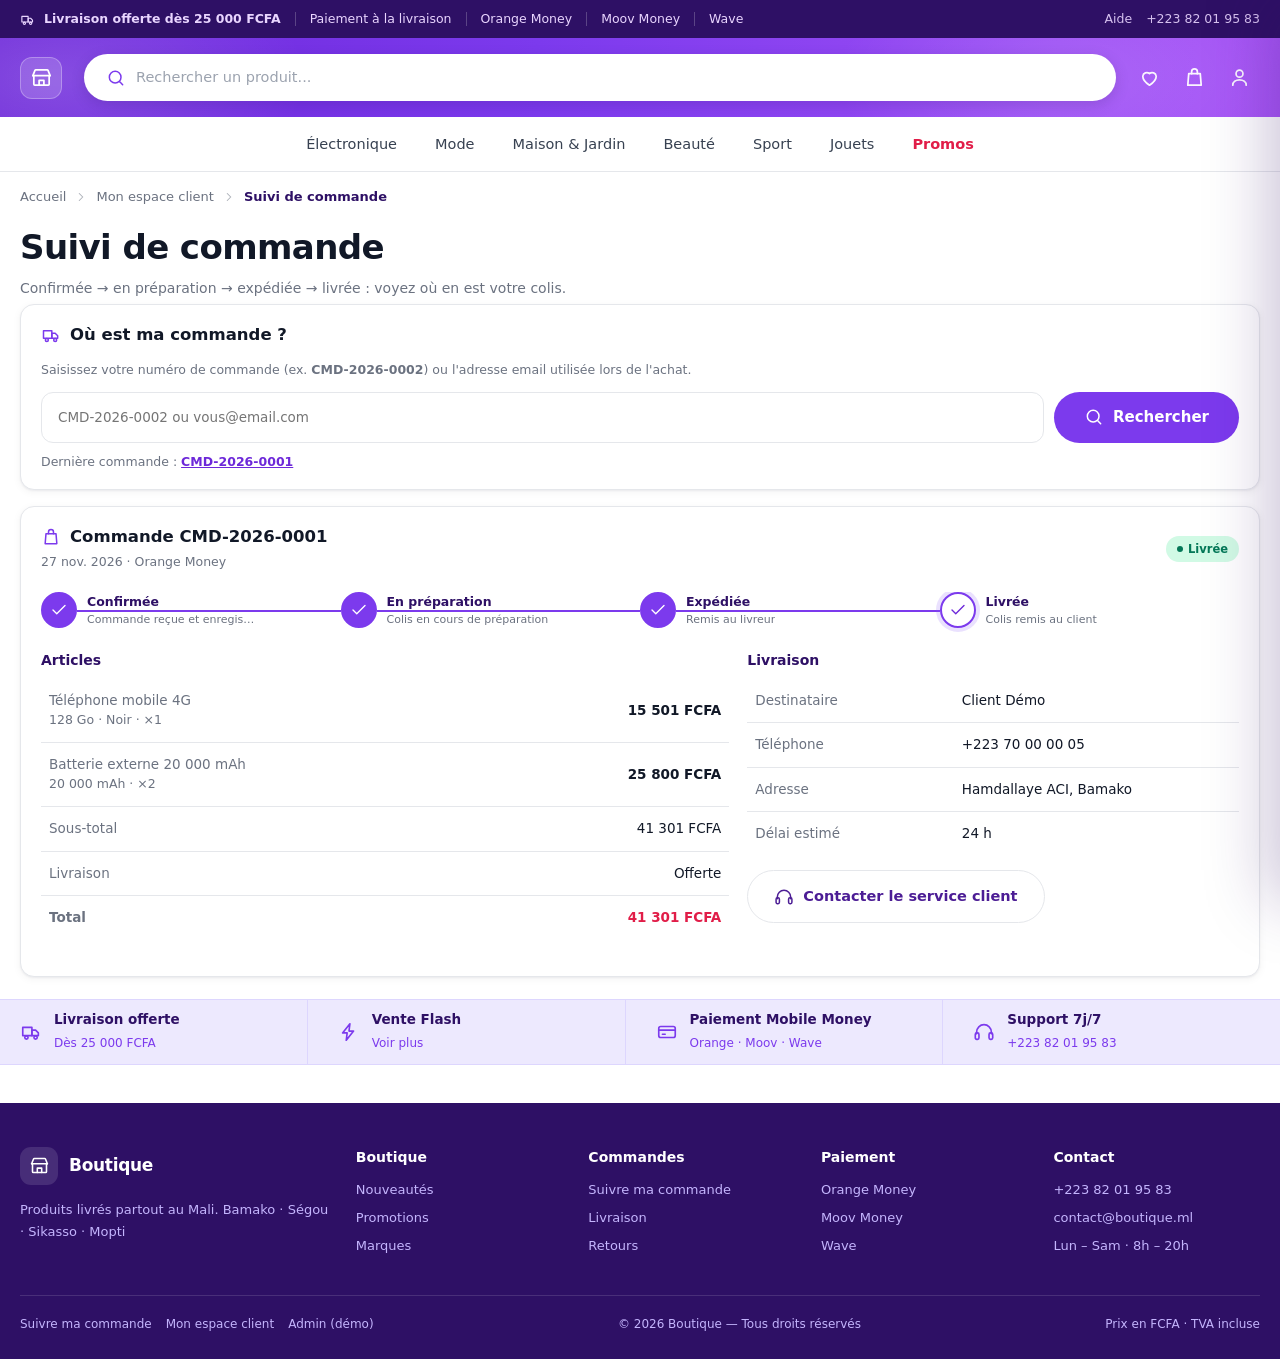
<file: ecommerce-suivi.html>
<!DOCTYPE html>
<html lang="fr">
<head>
<meta charset="UTF-8">
<meta name="viewport" content="width=device-width, initial-scale=1">
<title>Suivi de commande — Boutique en ligne</title>
<meta name="description" content="Suivez votre commande étape par étape : confirmée, en préparation, expédiée, livrée.">
<style>
/* =========================================================================
   PAGE E-COMMERCE — ACCUEIL
   Reproduction de img/projects/ecommerce-web-ultra.jpg

   ▸ Mêmes couleurs, même structure, même sobriété.
   ▸ Ajouts : finitions premium (ombres, easings) + animations.
   ▸ Fichier autonome : aucune image externe, aucun framework.
   ▸ Toutes les animations se coupent si le système demande
     « réduire les animations » (prefers-reduced-motion).

   Pour mettre une vraie photo produit, remplace dans une carte :
       <div class="thumb" style="background-image:url('...')"> … </div>
   par :
       <img class="thumb" src="photos/produit.jpg" alt="Produit">
   ========================================================================= */

:root{
  /* ── Palette — inchangée ─────────────────────────────────────────── */
  --violet-900:#2e1065;
  --violet-800:#4c1d95;
  --violet-700:#6d28d9;
  --violet-600:#7c3aed;
  --violet-500:#8b5cf6;
  --violet-400:#a855f7;
  --lav-1:#f5f3ff;
  --lav-2:#ede9fe;
  --pink:#e11d48;
  --ink:#111827;
  --grey:#6b7280;
  --line:#e5e7eb;
  --white:#fff;
  --radius:14px;

  /* ── Finitions (ombres douces, mouvements) ───────────────────────── */
  --shadow:0 1px 2px rgba(16,24,40,.05), 0 2px 8px rgba(16,24,40,.05);
  --shadow-md:0 2px 4px rgba(16,24,40,.05), 0 8px 20px rgba(46,16,101,.09);
  --shadow-lg:0 4px 10px rgba(16,24,40,.06), 0 18px 44px rgba(76,29,149,.18);
  --ring:0 0 0 4px rgba(139,92,246,.18);
  --ease:cubic-bezier(.22,.61,.36,1);
  --ease-out:cubic-bezier(.16,1,.3,1);
  --t:.28s var(--ease);
  --t-slow:.5s var(--ease-out);
}

*{margin:0;padding:0;box-sizing:border-box}
html{-webkit-text-size-adjust:100%;scroll-behavior:smooth}
body{
  font-family:'Poppins','Segoe UI',system-ui,-apple-system,sans-serif;
  color:var(--ink);
  background:#fff;
  line-height:1.45;
  -webkit-font-smoothing:antialiased;
  overflow-x:hidden;
}
img{max-width:100%;display:block}
a{color:inherit;text-decoration:none}
button{font:inherit;cursor:pointer;border:0;background:none}
.wrap{max-width:1400px;margin:0 auto;padding:0 20px}

/* Barre de progression de lecture (fine, en haut) -------------------------- */
#progress{
  position:fixed;top:0;left:0;height:2px;width:100%;z-index:99;
  background:linear-gradient(90deg,var(--violet-700),var(--violet-400),var(--pink));
  transform:scaleX(0);transform-origin:0 50%;
  transition:transform .1s linear;
}

/* Icônes SVG -------------------------------------------------------------- */
.ic{width:20px;height:20px;stroke:currentColor;fill:none;stroke-width:1.8;
    stroke-linecap:round;stroke-linejoin:round;flex:none;transition:transform var(--t)}
.ic-sm{width:15px;height:15px}

/* Focus clavier visible partout -------------------------------------------- */
:focus-visible{outline:2px solid var(--violet-600);outline-offset:3px;border-radius:6px}

/* ═══════════════════════════ 1. Bandeau promo ═══════════════════════════ */
.topbar{background:var(--violet-900);color:#e9d5ff;font-size:12.5px;position:relative;z-index:3}
.topbar .wrap{display:flex;align-items:center;gap:0;min-height:38px;flex-wrap:wrap}
.topbar b{font-weight:600}
.topbar .sep{width:1px;height:14px;background:rgba(255,255,255,.22);margin:0 14px}
.topbar .push{margin-left:auto;display:flex;align-items:center;gap:14px;padding:6px 0}
.topbar .push a{opacity:.9;transition:opacity var(--t)}
.topbar .push a:hover{opacity:1;text-decoration:underline}
.topbar .ic-sm{animation:drive 4.5s var(--ease) infinite}
@keyframes drive{
  0%,70%,100%{transform:translateX(0)}
  78%{transform:translateX(3px)}
  86%{transform:translateX(0)}
}

/* ═══════════════════════════════ 2. Header ═════════════════════════════ */
.header{
  color:#fff;position:relative;overflow:hidden;
  background:linear-gradient(90deg,var(--violet-700) 0%,var(--violet-600) 42%,var(--violet-400) 100%);
}
/* halo animé très léger — mêmes teintes, juste plus vivant */
.header::before{
  content:"";position:absolute;inset:-40% -10%;pointer-events:none;
  background:
    radial-gradient(420px 200px at 12% 50%,rgba(255,255,255,.16),transparent 60%),
    radial-gradient(380px 190px at 78% 50%,rgba(255,255,255,.13),transparent 62%);
  animation:aura 14s var(--ease) infinite alternate;
}
@keyframes aura{
  from{transform:translate3d(-3%,0,0) scale(1)}
  to{transform:translate3d(3%,0,0) scale(1.06)}
}
.header .wrap{display:flex;align-items:center;gap:22px;padding-top:16px;padding-bottom:16px;position:relative;z-index:1}

.brand{display:flex;align-items:center;gap:10px;flex:none}
.brand .mark{
  width:42px;height:42px;border-radius:12px;display:grid;place-items:center;
  background:rgba(255,255,255,.16);border:1px solid rgba(255,255,255,.28);
  transition:transform var(--t),background var(--t);
}
.brand .mark .ic{width:23px;height:23px}
.brand:hover .mark{transform:rotate(-6deg) scale(1.06);background:rgba(255,255,255,.24)}

.search{
  flex:1;display:flex;align-items:center;gap:10px;background:#fff;
  border-radius:999px;padding:13px 22px;color:var(--grey);min-width:0;
  box-shadow:0 4px 14px rgba(46,16,101,.18);
  transition:box-shadow var(--t),transform var(--t);
}
.search:focus-within{box-shadow:var(--ring),0 6px 22px rgba(46,16,101,.24);transform:translateY(-1px)}
.search .ic{color:var(--violet-600)}
.search:focus-within .ic{transform:scale(1.12)}
.search input{
  flex:1;border:0;outline:0;font:inherit;font-size:14.5px;color:var(--ink);
  background:transparent;min-width:0;
}
.search input::placeholder{color:#9ca3af;transition:opacity var(--t)}
.search:focus-within input::placeholder{opacity:.55}

.hactions{display:flex;align-items:center;gap:22px;flex:none}
.hactions button{color:#fff;position:relative;display:grid;place-items:center;opacity:.95;transition:transform var(--t),opacity var(--t)}
.hactions button:hover{opacity:1;transform:translateY(-2px)}
.hactions button:active{transform:translateY(0) scale(.94)}
.hactions .ic{width:23px;height:23px}
.dot{
  position:absolute;top:-5px;right:-6px;background:var(--pink);color:#fff;
  font-size:10px;font-weight:700;min-width:18px;height:18px;border-radius:999px;
  display:grid;place-items:center;padding:0 5px;box-shadow:0 0 0 2px var(--violet-600);
  animation:pop .6s var(--ease-out) .5s backwards, beat 2.6s var(--ease) 1.2s infinite;
}
@keyframes pop{from{transform:scale(0);opacity:0}to{transform:scale(1);opacity:1}}
@keyframes beat{
  0%,88%,100%{transform:scale(1)}
  92%{transform:scale(1.22)}
  96%{transform:scale(1)}
}

/* ═════════════════════════════════ 3. Nav ══════════════════════════════ */
.nav{border-bottom:1px solid var(--line);background:#fff;position:sticky;top:0;z-index:20;
     transition:box-shadow var(--t)}
html.scrolled .nav{box-shadow:0 6px 20px rgba(46,16,101,.07)}
.nav .wrap{display:flex;align-items:center;justify-content:center;gap:38px;min-height:54px;overflow-x:auto;scrollbar-width:none}
.nav .wrap::-webkit-scrollbar{display:none}
.nav a{
  font-size:14.5px;font-weight:500;color:#374151;white-space:nowrap;padding:6px 0;
  position:relative;transition:color var(--t);
}
.nav a::after{
  content:"";position:absolute;left:0;right:0;bottom:-1px;height:2px;border-radius:2px;
  background:currentColor;transform:scaleX(0);transform-origin:50% 50%;
  transition:transform var(--t-slow);
}
.nav a:hover{color:var(--violet-600)}
.nav a:hover::after{transform:scaleX(1)}
.nav a.hot{color:var(--pink);font-weight:600}
.nav a.hot:hover{color:var(--pink)}

/* ═════════════════════════════════ 4. Hero ═════════════════════════════ */
.hero{padding:22px 0 6px}
.hero .wrap{display:grid;grid-template-columns:2.15fr 1fr;gap:18px}

.banner{
  position:relative;border-radius:18px;overflow:hidden;padding:38px 40px;
  color:#fff;display:flex;flex-direction:column;justify-content:center;min-height:288px;
  box-shadow:var(--shadow-md);
  /* Image de fond + voile violet (le texte reste lisible).
     Pour changer d'image : img/shop/hero-bg.jpg */
  background:
    linear-gradient(105deg,var(--violet-800) 0%,rgba(109,40,217,.88) 34%,rgba(168,85,247,.55) 68%,rgba(168,85,247,.22) 100%),
    var(--violet-800) url("img/shop/hero-bg.jpg") center/cover no-repeat;
}
/* léger zoom lent sur la photo (effet « ken burns ») */
.banner::before{
  content:"";position:absolute;inset:0;border-radius:inherit;
  background:url("img/shop/hero-bg.jpg") right center/cover no-repeat;
  animation:kenburns 22s var(--ease) infinite alternate;
  transition:opacity var(--t);
}
.banner::after{
  content:"";position:absolute;right:-90px;top:-90px;width:340px;height:340px;
  border-radius:50%;background:rgba(255,255,255,.08);
  animation:orb 12s var(--ease) infinite alternate;
}
@keyframes kenburns{
  from{transform:scale(1) translateX(0)}
  to{transform:scale(1.07) translateX(-1.5%)}
}
@keyframes orb{
  from{transform:translate3d(0,0,0) scale(1);opacity:.8}
  to{transform:translate3d(-26px,18px,0) scale(1.16);opacity:1}
}
.banner > *{position:relative;z-index:1}

.pill{
  display:inline-block;background:#fff;color:var(--violet-700);font-weight:700;
  font-size:13px;padding:7px 17px;border-radius:999px;align-self:flex-start;
  box-shadow:0 4px 14px rgba(0,0,0,.14);
}
.banner h1{font-size:clamp(30px,4.4vw,57px);line-height:1.03;font-weight:800;
           letter-spacing:-1px;margin:16px 0 10px}
.banner .sub{font-size:16px;color:#ede9fe;margin-bottom:24px}
.btn{
  display:inline-flex;align-items:center;gap:9px;background:#fff;color:var(--violet-800);
  font-weight:700;font-size:14.5px;padding:14px 30px;border-radius:999px;
  align-self:flex-start;position:relative;overflow:hidden;
  transition:transform var(--t),box-shadow var(--t);
}
.btn:hover{transform:translateY(-2px);box-shadow:0 12px 30px rgba(0,0,0,.24)}
.btn:active{transform:translateY(0)}
.btn:hover .ic{transform:translateX(3px)}
/* reflet qui balaie le bouton */
.btn::after{
  content:"";position:absolute;top:0;bottom:0;width:45%;left:-60%;
  background:linear-gradient(100deg,transparent,rgba(255,255,255,.85),transparent);
  transform:skewX(-18deg);pointer-events:none;
}
.btn:hover::after{animation:shine .85s var(--ease)}
@keyframes shine{to{left:130%}}

/* Apparition en cascade au chargement */
.rise{animation:rise .75s var(--ease-out) backwards}
@keyframes rise{from{opacity:0;transform:translateY(16px)}to{opacity:1;transform:none}}

.promos{display:grid;grid-template-columns:1fr 1fr;grid-template-rows:1fr 1fr;gap:18px}
.promo{
  border-radius:16px;padding:22px;display:flex;flex-direction:column;justify-content:center;
  min-height:0;position:relative;overflow:hidden;box-shadow:var(--shadow);
  transition:transform var(--t),box-shadow var(--t);
}
.promo:hover{transform:translateY(-3px);box-shadow:var(--shadow-md)}
.promo h2{font-size:26px;font-weight:800;letter-spacing:-.4px;line-height:1.1}
.promo p{font-size:13.5px;margin-top:6px}

.promo.light{
  color:var(--violet-900);
  /* Image de fond + voile lavande */
  background:
    linear-gradient(100deg,rgba(242,238,254,.97) 0%,rgba(242,238,254,.86) 38%,rgba(242,238,254,.42) 68%,rgba(242,238,254,.06) 100%),
    var(--lav-2) url("img/shop/soldes-bg.jpg") right center/cover no-repeat;
}
.promo.light p{color:#6d28d9}
.promo.solid{
  color:#fff;
  background:
    linear-gradient(115deg,rgba(76,29,149,.93) 0%,rgba(109,40,217,.72) 55%,rgba(168,85,247,.5) 100%),
    var(--violet-800) url("img/shop/nouveautes-bg.jpg") right center/cover no-repeat;
}
/* les 2 bannières image : léger zoom au survol */
.promo.img{padding:0;background:#fff;border:1px solid var(--line);align-items:center}
.promo.img .tile{
  width:100%;height:100%;display:grid;place-items:center;color:#c7d2fe;
  background:var(--lav-1) url("img/shop/tile-1.jpg") center/cover no-repeat;
  transition:transform var(--t-slow);
}
.promo.img:hover .tile{transform:scale(1.06)}
.promo.img .tile .ic{width:74px;height:74px;stroke-width:1.1;opacity:0}

/* ═══════════════════════ 5. Bandeau de confiance ═══════════════════════ */
.trust{background:var(--lav-2);border-top:1px solid #ddd6fe;border-bottom:1px solid #ddd6fe;margin-top:22px}
.trust .wrap{display:flex;align-items:stretch;min-height:64px;overflow-x:auto;scrollbar-width:none}
.trust .wrap::-webkit-scrollbar{display:none}
.trust .item{display:flex;align-items:center;gap:12px;padding:0 30px;flex:1;white-space:nowrap;
             transition:background var(--t)}
.trust .item:first-child{padding-left:0}
.trust .item + .item{border-left:1px solid #ddd6fe}
.trust .ic{color:var(--violet-600);width:22px;height:22px}
.trust .item:hover .ic{transform:translateY(-3px) scale(1.1)}
.trust b{display:block;font-size:13.5px;font-weight:600;color:var(--violet-900)}
.trust span{font-size:12px;color:#7c3aed}

/* ═══════════════════════ 6. En-tête de section ═════════════════════════ */
.sec{padding:30px 0 8px}
.sec-head{display:flex;align-items:center;gap:18px;margin-bottom:18px}
.sec-head h2{font-size:22px;font-weight:700;display:flex;align-items:center;gap:9px}
.sec-head h2 span{display:inline-block;animation:flicker 3.4s var(--ease) infinite}
@keyframes flicker{
  0%,100%{transform:scale(1) rotate(0)}
  45%{transform:scale(1.14) rotate(-6deg)}
  60%{transform:scale(1) rotate(0)}
}

.count{display:flex;gap:7px;align-items:center}
.count b{
  background:var(--violet-800);color:#fff;font-size:14.5px;font-weight:700;
  min-width:42px;padding:8px 0;border-radius:9px;display:grid;place-items:center;
  font-variant-numeric:tabular-nums;box-shadow:0 3px 10px rgba(46,16,101,.22);
  transition:transform .18s var(--ease),background .18s var(--ease);
}
.count b:not(.idle){animation:flip .38s var(--ease)}
@keyframes flip{
  0%{transform:translateY(0)}
  45%{transform:translateY(-5px) scale(1.06);background:var(--violet-600)}
  100%{transform:translateY(0)}
}
.count i{color:var(--violet-800);font-style:normal;font-weight:700;
         animation:blink 1s var(--ease) infinite}
@keyframes blink{0%,100%{opacity:1}50%{opacity:.35}}

.sec-head .more{
  margin-left:auto;font-size:14px;font-weight:600;color:var(--violet-700);
  display:inline-flex;align-items:center;gap:4px;transition:color var(--t),gap var(--t);
}
.sec-head .more:hover{color:var(--violet-900);gap:9px}

/* ═══════════════════════════════ 7. Produits ═══════════════════════════ */
.grid{display:grid;grid-template-columns:repeat(6,1fr);gap:18px}
.card{
  position:relative;background:#fff;border:1px solid var(--line);border-radius:var(--radius);
  overflow:hidden;box-shadow:var(--shadow);display:flex;flex-direction:column;
  transition:transform var(--t),box-shadow var(--t),border-color var(--t);
  will-change:transform;
}
.card::after{
  content:"";position:absolute;inset:0;border-radius:inherit;pointer-events:none;
  background:linear-gradient(180deg,rgba(139,92,246,.07),transparent 42%);
  opacity:0;transition:opacity var(--t);
}
.card:hover{transform:translateY(-7px);box-shadow:var(--shadow-lg);border-color:#ddd6fe}
.card:hover::after{opacity:1}

.thumb{
  position:relative;width:100%;aspect-ratio:1/.92;display:grid;place-items:center;
  background:var(--lav-1);color:#a5b4fc;overflow:hidden;
  transition:transform var(--t-slow);
}
/* Image de fond propre à chaque produit (style en ligne sur chaque carte) */
.thumb[style]{background-size:cover;background-position:center}
.thumb .ic{width:58px;height:58px;stroke-width:1.2}
.card:hover .thumb{transform:scale(1.05)}
img.thumb{object-fit:cover;background:var(--lav-1);color:transparent}

.fav{
  position:absolute;top:9px;right:9px;width:31px;height:31px;border-radius:50%;
  background:rgba(255,255,255,.94);display:grid;place-items:center;color:var(--grey);
  box-shadow:0 1px 4px rgba(16,24,40,.16);z-index:2;
  transition:color var(--t),transform var(--t),background var(--t);
}
.fav:hover{color:var(--pink);transform:scale(1.14)}
.fav:active{transform:scale(.9)}
.fav .ic{width:16px;height:16px}
.fav.on{color:var(--pink);animation:bump .45s var(--ease-out)}
.fav.on .ic{fill:currentColor}
@keyframes bump{
  0%{transform:scale(1)}
  35%{transform:scale(1.32)}
  60%{transform:scale(.92)}
  100%{transform:scale(1)}
}

.off{
  position:absolute;top:9px;left:9px;background:var(--pink);color:#fff;z-index:2;
  font-size:11px;font-weight:700;padding:4px 9px;border-radius:999px;
  animation:glow 2.8s var(--ease) infinite;
}
@keyframes glow{
  0%,72%,100%{box-shadow:0 0 0 0 rgba(225,29,72,0)}
  80%{box-shadow:0 0 0 6px rgba(225,29,72,.16)}
}

.card .body{padding:13px 13px 15px;display:flex;flex-direction:column;gap:5px;flex:1}
.card .name{font-size:13px;font-weight:500;color:#374151;white-space:nowrap;
            overflow:hidden;text-overflow:ellipsis;transition:color var(--t)}
.card:hover .name{color:var(--violet-800)}
.card .was{font-size:11.5px;color:#9ca3af;text-decoration:line-through}
.card .price{font-size:17px;font-weight:800;color:var(--pink);letter-spacing:-.2px;
             transition:transform var(--t)}
.card:hover .price{transform:translateX(2px)}
.card .add{
  margin-top:auto;background:var(--violet-600);color:#fff;font-size:12.5px;font-weight:600;
  padding:9px;border-radius:9px;text-align:center;position:relative;overflow:hidden;
  transition:background var(--t),box-shadow var(--t),transform var(--t);
}
.card .add:hover{background:var(--violet-700);box-shadow:0 8px 18px rgba(109,40,217,.3)}
.card .add:active{transform:scale(.97)}
.card .add::after{
  content:"";position:absolute;top:0;bottom:0;width:50%;left:-70%;
  background:linear-gradient(100deg,transparent,rgba(255,255,255,.5),transparent);
  transform:skewX(-18deg);pointer-events:none;
}
.card .add:hover::after{animation:shine .8s var(--ease)}

/* ═════════════════════════════ 8. Catégories ═══════════════════════════ */
.cats{display:flex;flex-wrap:wrap;gap:12px;padding:26px 0 10px}
.cat{
  border:1px solid var(--line);border-radius:999px;padding:10px 22px;font-size:13.5px;
  font-weight:500;color:#374151;background:#fff;
  transition:border-color var(--t),color var(--t),background var(--t),
             transform var(--t),box-shadow var(--t);
}
.cat:hover{border-color:var(--violet-500);color:var(--violet-700);background:var(--lav-1);
           transform:translateY(-3px);box-shadow:0 8px 18px rgba(109,40,217,.13)}
.cat:active{transform:translateY(-1px) scale(.98)}
.cat.hot{color:var(--pink);border-color:#fecdd3}
.cat.hot:hover{background:#fff1f2;border-color:var(--pink);box-shadow:0 8px 18px rgba(225,29,72,.14)}

/* ════════════════════════════════ 9. Footer ════════════════════════════ */
.footer{background:var(--violet-900);color:#c4b5fd;margin-top:38px;padding:44px 0 26px;font-size:13px}
.footer .cols{display:grid;grid-template-columns:1.5fr 1fr 1fr 1fr 1fr;gap:26px}
.footer h3{color:#fff;font-size:14px;font-weight:700;margin-bottom:14px}
.footer li{list-style:none;margin-bottom:9px}
.footer a{transition:color var(--t),padding-left var(--t);display:inline-block}
.footer a:hover{color:#fff;padding-left:4px}
.footer .brandline{display:flex;align-items:center;gap:11px;margin-bottom:14px}
.footer .brandline .mark{
  width:38px;height:38px;border-radius:11px;background:rgba(255,255,255,.12);
  display:grid;place-items:center;transition:transform var(--t),background var(--t);
}
.footer .brandline:hover .mark{transform:rotate(-6deg);background:rgba(255,255,255,.2)}
.footer .brandline .mark .ic{width:21px;height:21px;color:#fff}
.footer .brandline b{color:#fff;font-size:17px;font-weight:800;letter-spacing:-.3px}
.footer .bot{
  border-top:1px solid rgba(255,255,255,.13);margin-top:30px;padding-top:20px;
  display:flex;justify-content:space-between;gap:14px;flex-wrap:wrap;font-size:12px;
}

/* ══════════════════════ 10. Apparition au défilement ═══════════════════ */
.rv{opacity:0;transform:translateY(20px);transition:opacity .6s var(--ease-out),transform .6s var(--ease-out)}
.rv.in{opacity:1;transform:none}

/* ═══════════════════════════ 11. Responsive ════════════════════════════ */
@media(max-width:1180px){
  .grid{grid-template-columns:repeat(3,1fr)}
  .footer .cols{grid-template-columns:1fr 1fr 1fr}
}
@media(max-width:900px){
  .hero .wrap{grid-template-columns:1fr}
  .banner{padding:30px 26px;min-height:0}
  .header .wrap{flex-wrap:wrap;gap:14px}
  .search{order:3;flex-basis:100%}
  .hactions{margin-left:auto}
  .nav{position:static}
  .nav .wrap{justify-content:flex-start;gap:24px;padding:0 20px}
  .trust .wrap{gap:8px}
  .trust .item{padding:12px 18px;flex:none}
}
@media(max-width:640px){
  .grid{grid-template-columns:repeat(2,1fr);gap:12px}
  .promos{grid-template-columns:1fr;grid-template-rows:auto}
  .promo.img{display:none}
  .topbar{font-size:11.5px}
  .topbar .item-x{display:none}
  .sec-head{flex-wrap:wrap;gap:12px}
  .footer .cols{grid-template-columns:1fr 1fr}
  .banner{background:
    linear-gradient(160deg,rgba(76,29,149,.95) 0%,rgba(109,40,217,.86) 60%,rgba(168,85,247,.7) 100%),
    var(--violet-800) url("img/shop/hero-bg.jpg") center/cover no-repeat;}
  .banner::before{animation:none}
  .promo.light{background:
    linear-gradient(120deg,rgba(242,238,254,.97) 0%,rgba(242,238,254,.9) 55%,rgba(242,238,254,.75) 100%),
    var(--lav-2) url("img/shop/soldes-bg.jpg") right center/cover no-repeat;}
  .promo.solid{background:
    linear-gradient(120deg,rgba(76,29,149,.95) 0%,rgba(109,40,217,.85) 55%,rgba(168,85,247,.72) 100%),
    var(--violet-800) url("img/shop/nouveautes-bg.jpg") right center/cover no-repeat;}
}

/* ═════════════ 12. Recherche — modale animée et responsive ═════════════
   Le champ du haut ouvre un panneau de recherche : centré sur ordinateur,
   plein écran sur téléphone. Mêmes couleurs, mêmes ombres que la page.    */
.sm{position:fixed;inset:0;z-index:120;display:flex;justify-content:center;align-items:flex-start}
.sm[hidden]{display:none}
html.sm-open,html.sm-open body{overflow:hidden}

.sm-veil{
  position:absolute;inset:0;background:rgba(46,16,101,.42);
  -webkit-backdrop-filter:blur(7px) saturate(1.1);backdrop-filter:blur(7px) saturate(1.1);
  opacity:0;transition:opacity .32s var(--ease);
}
.sm.on .sm-veil{opacity:1}

.sm-pan{
  position:relative;width:min(760px,calc(100% - 40px));margin-top:9vh;max-height:78vh;
  display:flex;flex-direction:column;overflow:hidden;background:#fff;
  border-radius:22px;box-shadow:var(--shadow-lg),0 0 0 1px var(--line);
  opacity:0;transform:translateY(26px) scale(.97);
  transition:opacity .34s var(--ease-out),transform .46s var(--ease-out);
}
.sm.on .sm-pan{opacity:1;transform:none}
.sm-pan::before{
  content:"";position:absolute;top:0;left:0;right:0;height:3px;z-index:3;
  background:linear-gradient(90deg,var(--violet-800),var(--violet-500) 55%,var(--pink));
}

.sm-bar{
  flex:none;display:flex;align-items:center;gap:12px;background:#fff;
  padding:16px 16px 14px 20px;border-bottom:1px solid var(--line);
}
.sm-bar > .ic{width:22px;height:22px;color:var(--violet-600)}
.sm-bar input{
  flex:1;min-width:0;border:0;outline:0;background:transparent;font:inherit;
  font-size:16.5px;color:var(--ink);transition:color var(--t);
}
.sm-bar input::placeholder{color:#9ca3af}
.sm-x{
  flex:none;width:38px;height:38px;border-radius:12px;display:grid;place-items:center;
  color:var(--grey);transition:background var(--t),color var(--t),transform var(--t);
}
.sm-x .ic{width:17px;height:17px;color:currentColor}
.sm-x:hover{background:var(--lav-1);color:var(--violet-700);transform:rotate(90deg)}

.sm-body{
  flex:1 1 auto;min-height:0;
  padding:18px 20px 8px;overflow:auto;overscroll-behavior:contain;
  scrollbar-width:thin;scrollbar-color:var(--lav-2) transparent;
}
.sm-body::-webkit-scrollbar{width:10px}
.sm-body::-webkit-scrollbar-thumb{background:var(--lav-2);border:3px solid #fff;border-radius:999px}
.sm-h{
  font-size:11px;font-weight:700;letter-spacing:.09em;text-transform:uppercase;
  color:var(--grey);margin-bottom:12px;
}
.sm-sec + .sm-sec{margin-top:24px}

.chips{display:flex;flex-wrap:wrap;gap:9px}
.pop{
  border:1px solid var(--line);background:#fff;border-radius:999px;padding:9px 16px;
  font-size:13.5px;font-weight:500;color:#374151;
  transition:border-color var(--t),color var(--t),background var(--t),
             transform var(--t),box-shadow var(--t);
}
.pop:hover{border-color:var(--violet-500);color:var(--violet-700);background:var(--lav-1);
           transform:translateY(-2px);box-shadow:0 8px 18px rgba(109,40,217,.13)}
.pop:active{transform:translateY(0) scale(.97)}

.sm-list{display:flex;flex-direction:column;gap:4px}
.row{
  display:flex;align-items:center;gap:13px;width:100%;text-align:left;color:inherit;
  padding:9px 11px;border-radius:14px;transition:background var(--t),transform var(--t);
}
.row:hover{background:var(--lav-1);transform:translateX(3px)}
.row .th{
  flex:none;width:46px;height:46px;border-radius:12px;
  background:var(--lav-1) center/cover no-repeat;box-shadow:inset 0 0 0 1px var(--line);
}
.row .tx{flex:1;min-width:0}
.row .nm{
  display:block;font-size:14px;font-weight:500;color:#374151;
  white-space:nowrap;overflow:hidden;text-overflow:ellipsis;
}
.row .mt{display:block;font-size:11.5px;color:var(--grey);margin-top:2px}
.row .mt s{color:#9ca3af}
.row .bg{
  display:inline-block;vertical-align:1px;background:var(--pink);color:#fff;
  font-size:10.5px;font-weight:700;padding:2px 7px;border-radius:999px;margin-right:6px;
}
.row .pr{flex:none;font-size:14.5px;font-weight:800;color:var(--pink);letter-spacing:-.2px}
.row > .ic{flex:none;width:16px;height:16px;color:var(--violet-500);opacity:.65}
.row:hover > .ic{transform:translateX(3px);opacity:1}
.row mark{background:var(--lav-2);color:var(--violet-800);border-radius:5px;padding:0 3px}

.sm-empty{padding:26px 8px 34px;text-align:center;color:var(--grey);font-size:14px}
.sm-empty .ic{width:34px;height:34px;color:var(--violet-400);stroke-width:1.4;margin:0 auto 12px}
.sm-empty b{color:var(--ink);font-weight:600}
.sm-empty span{display:block;margin-top:7px;font-size:12.5px}

.sm-foot{
  flex:none;display:flex;flex-wrap:wrap;align-items:center;justify-content:space-between;
  gap:10px;padding:11px 20px;border-top:1px solid var(--line);background:var(--lav-1);
  font-size:12px;color:var(--grey);
}
.sm-foot .k{display:inline-flex;align-items:center;gap:6px}
.sm-foot i{
  font-style:normal;background:#fff;border:1px solid var(--line);border-radius:6px;
  padding:2px 7px;font-size:11px;font-weight:600;color:#374151;box-shadow:var(--shadow);
}

/* Entrée animée du contenu (cascade douce) */
.sm.on .sm-bar{animation:rise .45s var(--ease-out) both}
.sm.on .sm-sec{animation:rise .5s var(--ease-out) both}
.sm.on .sm-sec:nth-of-type(2){animation-delay:.07s}
.sm.on .sm-list .row{animation:rise .4s var(--ease-out) both}

/* Carte mise en avant quand on ouvre un résultat */
.card.flash{box-shadow:var(--ring),var(--shadow-lg);border-color:var(--violet-500)}

@media(max-width:640px){
  .sm-pan{width:100%;margin-top:0;height:100%;max-height:100%;border-radius:0;box-shadow:none}
  .sm-bar{padding:calc(12px + env(safe-area-inset-top)) 12px 12px 16px}
  .sm-bar input{font-size:16px}
  .sm-body{padding:16px 16px 6px}
  .sm-foot{padding:11px 16px calc(11px + env(safe-area-inset-bottom))}
  .row .th{width:42px;height:42px}
  .sm-h{margin-bottom:10px}
}

/* ═════════════ 13. Respect de « réduire les animations » ═══════════════ */
@media(prefers-reduced-motion:reduce){
  *,*::before,*::after{
    animation-duration:.001ms !important;animation-iteration-count:1 !important;
    transition-duration:.001ms !important;scroll-behavior:auto !important;
  }
  .rv{opacity:1;transform:none}
  #progress{display:none}
}
</style>
<link rel="stylesheet" href="css/shop-pages.css">
</head>
<body class="" data-page="suivi">

<div id="progress" aria-hidden="true"></div>

<svg width="0" height="0" style="position:absolute" aria-hidden="true">
  <symbol id="i-store" viewBox="0 0 24 24"><path d="M4 10v9a1 1 0 0 0 1 1h14a1 1 0 0 0 1-1v-9"/><path d="M3 10 5.2 4.6A1 1 0 0 1 6.1 4h11.8a1 1 0 0 1 .9.6L21 10"/><path d="M3 10h18"/><path d="M9.5 20v-5h5v5"/></symbol>
  <symbol id="i-search" viewBox="0 0 24 24"><circle cx="11" cy="11" r="7"/><path d="m20 20-3.5-3.5"/></symbol>
  <symbol id="i-heart" viewBox="0 0 24 24"><path d="M12 20s-7-4.4-7-9.3A4.2 4.2 0 0 1 12 8a4.2 4.2 0 0 1 7 2.7C19 15.6 12 20 12 20Z"/></symbol>
  <symbol id="i-bag" viewBox="0 0 24 24"><path d="M6 8h12l1 12H5L6 8Z"/><path d="M9 8V6a3 3 0 0 1 6 0v2"/></symbol>
  <symbol id="i-user" viewBox="0 0 24 24"><circle cx="12" cy="8" r="3.6"/><path d="M5 20c0-3.4 3.1-5.6 7-5.6s7 2.2 7 5.6"/></symbol>
  <symbol id="i-truck" viewBox="0 0 24 24"><path d="M3 7h10v9H3z"/><path d="M13 10h4l3 3v3h-7z"/><circle cx="7" cy="18" r="1.8"/><circle cx="17" cy="18" r="1.8"/></symbol>
  <symbol id="i-bolt" viewBox="0 0 24 24"><path d="M13 3 5 13h5l-1 8 8-10h-5l1-8Z"/></symbol>
  <symbol id="i-card" viewBox="0 0 24 24"><rect x="3" y="6" width="18" height="12" rx="2.2"/><path d="M3 10h18"/><path d="M7 14.5h3"/></symbol>
  <symbol id="i-headset" viewBox="0 0 24 24"><path d="M4 14v-2a8 8 0 0 1 16 0v2"/><rect x="2.5" y="13" width="4" height="7" rx="1.6"/><rect x="17.5" y="13" width="4" height="7" rx="1.6"/></symbol>
  <symbol id="i-chevron" viewBox="0 0 24 24"><path d="m9 6 6 6-6 6"/></symbol>
  <symbol id="i-phone" viewBox="0 0 24 24"><rect x="7" y="2" width="10" height="20" rx="2.4"/><path d="M11 18.6h2"/></symbol>
  <symbol id="i-washer" viewBox="0 0 24 24"><rect x="4.5" y="2" width="15" height="20" rx="2.4"/><circle cx="12" cy="13" r="4.6"/><path d="M7.5 6h2"/></symbol>
  <symbol id="i-watch" viewBox="0 0 24 24"><circle cx="12" cy="12" r="5.2"/><path d="M9.3 7.3 9.8 2h4.4l.5 5.3M9.3 16.7 9.8 22h4.4l.5-5.3"/></symbol>
  <symbol id="i-phones" viewBox="0 0 24 24"><path d="M4 14v-3a8 8 0 0 1 16 0v3"/><rect x="2.5" y="13" width="4" height="7" rx="1.6"/><rect x="17.5" y="13" width="4" height="7" rx="1.6"/></symbol>
  <symbol id="i-speaker" viewBox="0 0 24 24"><rect x="6" y="2" width="12" height="20" rx="2.6"/><circle cx="12" cy="15" r="3.6"/><circle cx="12" cy="7" r="1.9"/></symbol>
  <symbol id="i-fan" viewBox="0 0 24 24"><circle cx="12" cy="12" r="2.1"/><path d="M12 9.9V3.5M14.8 13.6l5.5 3.2M9.2 13.6l-5.5 3.2"/></symbol>
  <symbol id="i-close" viewBox="0 0 24 24"><path d="m6 6 12 12"/><path d="m18 6-12 12"/></symbol>
</svg>
<svg width="0" height="0" style="position:absolute" aria-hidden="true">
  <symbol id="i-b2-star" viewBox="0 0 24 24"><path d="m12 3 2.7 5.6 6.1.9-4.4 4.3 1 6.1-5.4-2.9-5.4 2.9 1-6.1L3.2 9.5l6.1-.9L12 3Z"/></symbol>
  <symbol id="i-b2-plus" viewBox="0 0 24 24"><path d="M12 5v14M5 12h14"/></symbol>
  <symbol id="i-b2-minus" viewBox="0 0 24 24"><path d="M5 12h14"/></symbol>
  <symbol id="i-b2-trash" viewBox="0 0 24 24"><path d="M3 6h18M8 6V4h8v2M19 6l-1 14H6L5 6"/><path d="M10 11v5M14 11v5"/></symbol>
  <symbol id="i-b2-check" viewBox="0 0 24 24"><path d="M20 6 9 17l-5-5"/></symbol>
  <symbol id="i-b2-tag" viewBox="0 0 24 24"><path d="M20.6 13.4 13.4 20.6a2 2 0 0 1-2.8 0L2 12V2h10l8.6 8.6a2 2 0 0 1 0 2.8Z"/><circle cx="7" cy="7" r="1.3"/></symbol>
  <symbol id="i-b2-lock" viewBox="0 0 24 24"><rect x="3" y="11" width="18" height="11" rx="2"/><path d="M7 11V7a5 5 0 0 1 10 0v4"/></symbol>
  <symbol id="i-b2-info" viewBox="0 0 24 24"><circle cx="12" cy="12" r="9"/><path d="M12 16v-4M12 8h.01"/></symbol>
  <symbol id="i-b2-alert" viewBox="0 0 24 24"><circle cx="12" cy="12" r="9"/><path d="M12 8v4M12 16h.01"/></symbol>
</svg>

<!-- ══════════════════════════════ Bandeau promo ══════════════════════════ -->
<div class="topbar">
  <div class="wrap">
    <div style="display:flex;align-items:center;gap:9px;padding:8px 0">
      <svg class="ic ic-sm" aria-hidden="true"><use href="#i-truck"/></svg>
      <b>Livraison offerte dès 25 000 FCFA</b>
    </div>
    <span class="sep item-x"></span><span class="item-x">Paiement à la livraison</span>
    <span class="sep item-x"></span><span class="item-x">Orange Money</span>
    <span class="sep item-x"></span><span class="item-x">Moov Money</span>
    <span class="sep item-x"></span><span class="item-x">Wave</span>
    <div class="push">
      <a href="#aide">Aide</a>
      <a href="tel:+22382019583">+223 82 01 95 83</a>
    </div>
  </div>
</div>


<!-- ═══════════════════════════════ Header ═══════════════════════════════ -->
<header class="header">
  <div class="wrap">
    <a class="brand" href="ecommerce-web.html" aria-label="Accueil de la boutique">
      <span class="mark"><svg class="ic" aria-hidden="true"><use href="#i-store"/></svg></span>
    </a>

    <form class="search" role="search" onsubmit="return false">
      <svg class="ic" aria-hidden="true"><use href="#i-search"/></svg>
      <input type="search" placeholder="Rechercher un produit..." aria-label="Rechercher un produit">
    </form>

    <div class="hactions">
      <button type="button" aria-label="Mes favoris" data-fav-count><svg class="ic"><use href="#i-heart"/></svg></button>
      <button type="button" aria-label="Mon panier" data-bag>
        <svg class="ic"><use href="#i-bag"/></svg>
        <span class="dot">3</span>
      </button>
      <a class="acc" href="ecommerce-compte.html" aria-label="Mon espace client" data-user><svg class="ic"><use href="#i-user"/></svg><span class="nm" style="font-size:11px;font-weight:700;margin-left:4px"></span></a>
    </div>
  </div>
</header>


<!-- ════════════════════════════════ Nav ════════════════════════════════ -->
<nav class="nav" aria-label="Catégories principales">
  <div class="wrap">
    <a href="produits.html?cat=%C3%89lectronique">Électronique</a>
    <a href="produits.html?cat=Mode">Mode</a>
    <a href="produits.html?cat=Maison%20%26%20Jardin">Maison &amp; Jardin</a>
    <a href="produits.html?cat=Beaut%C3%A9">Beauté</a>
    <a href="produits.html?cat=Sport">Sport</a>
    <a href="produits.html?cat=Jouets">Jouets</a>
    <a class="hot" href="produits.html?promo=1">Promos</a>
  </div>
</nav>



<!-- ═════════════════════════ Suivi de commande ═════════════════════════ -->
<nav class="crumb" aria-label="Fil d'Ariane">
  <div class="wrap">
    <a href="ecommerce-web.html">Accueil</a>
    <svg class="ic"><use href="#i-chevron"/></svg>
    <a href="ecommerce-compte.html">Mon espace client</a>
    <svg class="ic"><use href="#i-chevron"/></svg>
    <span class="here">Suivi de commande</span>
  </div>
</nav>

<section class="phead">
  <div class="wrap">
    <h1>Suivi de commande</h1>
    <p>Confirmée → en préparation → expédiée → livrée : voyez où en est votre colis.</p>
  </div>
</section>

<section>
  <div class="wrap" id="suivi"></div>
</section>

<!-- ═══════════════════════ Bandeau de confiance ════════════════════════ -->
<div class="trust">
  <div class="wrap">
    <div class="item rv">
      <svg class="ic" aria-hidden="true"><use href="#i-truck"/></svg>
      <div><b>Livraison offerte</b><span>Dès 25 000 FCFA</span></div>
    </div>
    <div class="item rv" style="transition-delay:.08s">
      <svg class="ic" aria-hidden="true"><use href="#i-bolt"/></svg>
      <div><b>Vente Flash</b><span>Voir plus</span></div>
    </div>
    <div class="item rv" style="transition-delay:.16s">
      <svg class="ic" aria-hidden="true"><use href="#i-card"/></svg>
      <div><b>Paiement Mobile Money</b><span>Orange · Moov · Wave</span></div>
    </div>
    <div class="item rv" style="transition-delay:.24s">
      <svg class="ic" aria-hidden="true"><use href="#i-headset"/></svg>
      <div><b>Support 7j/7</b><span>+223 82 01 95 83</span></div>
    </div>
  </div>
</div>



<!-- ═════════════════════════════ Footer ════════════════════════════════ -->
<footer class="footer">
  <div class="wrap">
    <div class="cols">
      <div class="rv">
        <div class="brandline">
          <span class="mark"><svg class="ic" aria-hidden="true"><use href="#i-store"/></svg></span>
          <b>Boutique</b>
        </div>
        <p style="line-height:1.7">Produits livrés partout au Mali.
Bamako · Ségou · Sikasso · Mopti</p>
      </div>
      <div class="rv" style="transition-delay:.06s">
        <h3>Boutique</h3>
        <ul>
          <li><a href="produits.html">Nouveautés</a></li>
          <li><a href="produits.html?promo=1">Promotions</a></li>
          <li><a href="ecommerce-admin.html">Marques</a></li>
        </ul>
      </div>
      <div class="rv" style="transition-delay:.12s">
        <h3>Commandes</h3>
        <ul>
          <li><a href="ecommerce-suivi.html">Suivre ma commande</a></li>
          <li><a href="ecommerce-suivi.html">Livraison</a></li>
          <li><a href="ecommerce-suivi.html">Retours</a></li>
        </ul>
      </div>
      <div class="rv" style="transition-delay:.18s">
        <h3>Paiement</h3>
        <ul>
          <li>Orange Money</li>
          <li>Moov Money</li>
          <li>Wave</li>
        </ul>
      </div>
      <div class="rv" style="transition-delay:.24s">
        <h3>Contact</h3>
        <ul>
          <li><a href="tel:+22382019583">+223 82 01 95 83</a></li>
          <li><a href="mailto:contact@boutique.ml">contact@boutique.ml</a></li>
          <li>Lun – Sam · 8h – 20h</li>
        </ul>
      </div>
    </div>
    <div class="bot"><span style="display:flex;gap:14px;flex-wrap:wrap"><a href="ecommerce-suivi.html">Suivre ma commande</a><a href="ecommerce-compte.html">Mon espace client</a><a href="ecommerce-admin.html">Admin (démo)</a></span>
      <span>© 2026 Boutique — Tous droits réservés</span>
      <span>Prix en FCFA · TVA incluse</span>
    </div>
  </div>
</footer>



<!-- ══════════════════════════ Panier latéral ══════════════════════════ -->
<div class="veil" id="veil"></div>
<aside class="drawer" id="drawer" aria-label="Panier">
  <div class="drawer-head">
    <b>Mon panier</b>
    <button class="x" type="button" data-drawer-close aria-label="Fermer"><svg class="ic"><use href="#i-close"/></svg></button>
  </div>
  <div class="drawer-body" id="dBody"></div>
  <div class="drawer-foot" id="dFoot"></div>
</aside>

<!-- ══════════════════════════ Notifications ══════════════════════════ -->
<div class="toasts" id="toasts" aria-live="polite"></div>

<script src="js/shop-data.js"></script>
<script src="js/shop-pages.js"></script>
</body>
</html>
</file>
<file: css/shop-pages.css>
/* ==========================================================================
   shop-pages.css — Styles des pages filles du template ecommerce-web.html
   (liste produits · détail produit · panier)

   ▸ Reprend EXACTEMENT les variables, typos, ombres et easings du template
     (voir le <style> de ecommerce-web.html : --violet-*, --pink, --line,
      --radius, --shadow*, --t, --ease…).
   ▸ Aucune nouvelle police, aucune couleur hors palette.
   ▸ Ce fichier ne s'applique qu'aux pages filles : ecommerce-web.html n'est
     pas modifié visuellement.
   ========================================================================== */

/* ═══════════════ 1. Fil d'Ariane ═══════════════ */
.crumb{padding:16px 0 2px}
.crumb .wrap{display:flex;align-items:center;gap:8px;font-size:13px;color:var(--grey);flex-wrap:wrap}
.crumb a{transition:color var(--t)}
.crumb a:hover{color:var(--violet-700)}
.crumb .ic{width:14px;height:14px;opacity:.55}
.crumb .here{color:var(--violet-900);font-weight:600}

/* ═══════════════ 2. En-tête de page ═══════════════ */
.phead{padding:14px 0 6px}
.phead h1{font-size:clamp(24px,3vw,34px);font-weight:800;letter-spacing:-.6px;color:var(--ink)}
.phead p{color:var(--grey);font-size:14px;margin-top:6px}
.phead .sub{display:flex;align-items:center;gap:14px;flex-wrap:wrap;margin-top:10px}

/* ═══════════════ 3. Barre de filtres (liste produits) ═══════════════ */
.toolbar{
  background:#fff;border:1px solid var(--line);border-radius:var(--radius);
  padding:14px 16px;margin:18px 0;box-shadow:var(--shadow);
  display:flex;align-items:center;gap:14px;flex-wrap:wrap;
}
.toolbar .grow{flex:1;min-width:180px}
.toolbar label{font-size:12.5px;color:var(--grey);display:flex;align-items:center;gap:7px;cursor:pointer}
.toolbar input[type=checkbox]{width:16px;height:16px;accent-color:var(--violet-600);cursor:pointer}
.ctrl{
  border:1px solid var(--line);border-radius:999px;padding:10px 16px;font:inherit;font-size:13.5px;
  color:var(--ink);background:#fff;transition:border-color var(--t),box-shadow var(--t);
}
select.ctrl{cursor:pointer;padding-right:34px;appearance:none;
  background-image:linear-gradient(45deg,transparent 50%,var(--violet-600) 50%),linear-gradient(135deg,var(--violet-600) 50%,transparent 50%);
  background-position:calc(100% - 19px) 18px,calc(100% - 14px) 18px;background-size:5px 5px,5px 5px;background-repeat:no-repeat}
.ctrl:focus{outline:0;border-color:var(--violet-500);box-shadow:var(--ring)}
.chips-row{display:flex;gap:10px;flex-wrap:wrap}

/* Grille de la liste : mêmes cartes que le template, 4 colonnes */
.grid.plist{grid-template-columns:repeat(4,1fr)}
.grid.plist .thumb{aspect-ratio:1/.92}
@media(max-width:1200px){.grid.plist{grid-template-columns:repeat(3,1fr)}}
@media(max-width:900px){.grid.plist{grid-template-columns:repeat(2,1fr);gap:14px}}
@media(max-width:560px){.grid.plist{grid-template-columns:1fr 1fr;gap:12px}}

/* Note + stock sur la carte */
.card .rate{display:flex;align-items:center;gap:6px;font-size:11.5px;color:var(--grey)}
.card .rate svg{width:13px;height:13px;stroke:var(--pink);fill:var(--pink);stroke-width:1}
.card .stock{font-size:11.5px;font-weight:600}
.card .stock.ok{color:#059669}
.card .stock.low{color:#b45309}
.card .stock.out{color:var(--pink)}
.card .prices{display:flex;align-items:baseline;gap:8px}
.card.sold .thumb{opacity:.55}

/* ═══════════════ 4. Détail produit ═══════════════ */
.pdp{display:grid;grid-template-columns:1.05fr 1fr;gap:34px;padding:22px 0 10px;align-items:start}
.pdp-gal{position:sticky;top:78px}
.g-main{
  position:relative;border:1px solid var(--line);border-radius:var(--radius);overflow:hidden;
  aspect-ratio:1/1;background:var(--lav-1) center/cover no-repeat;box-shadow:var(--shadow-md);
  transition:background-size var(--t-slow);
}
.g-main .off{top:14px;left:14px;font-size:12.5px;padding:6px 12px}
.g-main .fav{top:14px;right:14px;width:40px;height:40px}
.g-main .fav .ic{width:20px;height:20px}
.g-nav{
  position:absolute;top:50%;transform:translateY(-50%);width:42px;height:42px;border-radius:50%;
  background:rgba(255,255,255,.94);display:grid;place-items:center;box-shadow:var(--shadow-md);
  color:var(--violet-800);z-index:2;transition:transform var(--t),background var(--t);
}
.g-nav:hover{background:#fff;transform:translateY(-50%) scale(1.06)}
.g-nav.prev{left:12px}.g-nav.next{right:12px}
.g-nav.prev .ic{transform:rotate(180deg)}
.g-thumbs{display:flex;gap:10px;margin-top:12px;flex-wrap:wrap}
.g-th{
  width:78px;height:78px;border-radius:12px;border:1px solid var(--line);overflow:hidden;
  background:var(--lav-1) center/cover no-repeat;position:relative;transition:border-color var(--t),transform var(--t);
}
.g-th:hover{transform:translateY(-2px)}
.g-th.on{border-color:var(--violet-500);box-shadow:var(--ring)}
.g-th span{
  position:absolute;left:0;right:0;bottom:0;font-size:9.5px;text-align:center;padding:3px 2px;
  background:rgba(17,24,39,.72);color:#fff;font-weight:600;
}

.pdp-info .tagline{display:flex;align-items:center;gap:10px;font-size:12.5px;color:var(--violet-700);font-weight:600}
.pdp-info h1{font-size:clamp(24px,2.8vw,36px);font-weight:800;letter-spacing:-.7px;line-height:1.1;margin:10px 0 10px}
.rating-row{display:flex;align-items:center;gap:14px;flex-wrap:wrap;font-size:13px;color:var(--grey)}
.rating-row .stars{display:flex;gap:2px}
.rating-row .stars svg{width:15px;height:15px;stroke:var(--pink);fill:var(--pink);stroke-width:1}
.rating-row .stars svg.empty{stroke:#d1d5db;fill:#e5e7eb}
.rating-row b{color:var(--ink)}
.rating-row .sep2{width:1px;height:14px;background:var(--line)}

.pricebox{display:flex;align-items:baseline;gap:12px;flex-wrap:wrap;margin:18px 0 4px}
.pricebox .now{font-size:34px;font-weight:800;color:var(--pink);letter-spacing:-.8px}
.pricebox .was{font-size:16px;color:#9ca3af;text-decoration:line-through}
.pricebox .save{
  background:#fff1f2;color:var(--pink);border:1px solid #fecdd3;font-size:12px;font-weight:700;
  padding:5px 12px;border-radius:999px;
}
.flash-line{display:flex;align-items:center;gap:10px;margin:6px 0 2px;font-size:13px;color:var(--violet-800)}
.flash-line .count b{font-size:13px;min-width:34px;padding:6px 0}
.flash-line .count i{font-size:13px}
.lead{font-size:14.5px;color:#374151;line-height:1.7;margin:14px 0 6px}

.opt{margin-top:20px}
.opt>label{display:block;font-size:12.5px;font-weight:600;color:var(--violet-900);margin-bottom:10px}
.opt>label b{font-weight:700;color:var(--violet-700)}
.pills{display:flex;gap:9px;flex-wrap:wrap}
.opt-pill{
  border:1px solid var(--line);background:#fff;border-radius:11px;padding:10px 15px;font-size:13px;
  color:#374151;font-weight:500;transition:border-color var(--t),background var(--t),color var(--t),transform var(--t);
}
.opt-pill:hover{border-color:var(--violet-500);color:var(--violet-700);transform:translateY(-1px)}
.opt-pill.on{border-color:var(--violet-600);background:var(--lav-1);color:var(--violet-800);font-weight:600;box-shadow:var(--ring)}
.opt-pill small{color:var(--pink);font-weight:700;margin-left:4px}
.swatches{display:flex;gap:10px;flex-wrap:wrap}
.swatch{
  width:40px;height:40px;border-radius:50%;border:2px solid #fff;
  box-shadow:0 0 0 1px var(--line),0 2px 6px rgba(16,24,40,.12);
  transition:transform var(--t),box-shadow var(--t);position:relative;
}
.swatch:hover{transform:scale(1.08)}
.swatch.on{box-shadow:0 0 0 2px var(--violet-500),0 4px 12px rgba(109,40,217,.28)}

.qty-row{display:flex;align-items:center;gap:16px;flex-wrap:wrap;margin-top:22px}
.stepper{display:flex;align-items:center;border:1px solid var(--line);border-radius:999px;background:#fff;overflow:hidden}
.stepper button{width:42px;height:46px;display:grid;place-items:center;color:var(--violet-800);transition:background var(--t)}
.stepper button:hover{background:var(--lav-1)}
.stepper input{width:54px;height:46px;text-align:center;border:0;font:inherit;font-weight:700;color:var(--ink)}
.stepper input:focus{outline:0;background:var(--lav-1)}
.qty-row .hint{font-size:12.5px;color:var(--grey)}
.pdp-actions{display:flex;gap:12px;margin-top:18px;flex-wrap:wrap}
.btn-solid{
  display:inline-flex;align-items:center;justify-content:center;gap:9px;background:var(--violet-600);color:#fff;
  font-weight:700;font-size:15px;padding:15px 30px;border-radius:999px;position:relative;overflow:hidden;
  transition:transform var(--t),box-shadow var(--t),background var(--t);
}
.btn-solid:hover{background:var(--violet-700);transform:translateY(-2px);box-shadow:0 12px 28px rgba(109,40,217,.32)}
.btn-solid::after{
  content:"";position:absolute;top:0;bottom:0;width:45%;left:-60%;
  background:linear-gradient(100deg,transparent,rgba(255,255,255,.45),transparent);
  transform:skewX(-18deg);pointer-events:none;
}
.btn-solid:hover::after{animation:shine .85s var(--ease)}
.btn-line{
  display:inline-flex;align-items:center;justify-content:center;gap:9px;background:#fff;color:var(--violet-800);
  border:1px solid var(--line);font-weight:600;font-size:14.5px;padding:15px 26px;border-radius:999px;
  transition:transform var(--t),border-color var(--t),box-shadow var(--t),color var(--t);
}
.btn-line:hover{border-color:var(--violet-500);color:var(--violet-700);transform:translateY(-2px);box-shadow:var(--shadow)}
.btn-line.on{color:var(--pink);border-color:#fecdd3;background:#fff1f2}
.btn-line.on .ic{fill:currentColor}
.btn-ghost-sm{
  display:inline-flex;align-items:center;gap:7px;font-size:13px;font-weight:600;color:var(--violet-700);
  border:1px solid var(--line);background:#fff;border-radius:999px;padding:9px 16px;transition:var(--t);
}
.btn-ghost-sm:hover{border-color:var(--violet-500);transform:translateY(-1px)}

.assurances{display:grid;gap:10px;margin-top:22px;padding:16px;border:1px solid var(--line);border-radius:var(--radius);background:#fff;box-shadow:var(--shadow)}
.assurances div{display:flex;gap:11px;align-items:flex-start;font-size:13px;color:#374151}
.assurances .ic{color:var(--violet-600);margin-top:1px}
.assurances b{display:block;color:var(--ink);font-size:13.5px}

/* Onglets (description / specs / avis) */
.tabs{margin:26px 0 10px;background:#fff;border:1px solid var(--line);border-radius:var(--radius);overflow:hidden;box-shadow:var(--shadow)}
.tabs-head{display:flex;gap:4px;border-bottom:1px solid var(--line);padding:6px 8px 0;flex-wrap:wrap}
.tab-btn{
  font-size:14px;font-weight:600;color:var(--grey);padding:13px 18px;border-radius:10px 10px 0 0;position:relative;
  transition:color var(--t),background var(--t);
}
.tab-btn:hover{color:var(--violet-700);background:var(--lav-1)}
.tab-btn.on{color:var(--violet-800)}
.tab-btn.on::after{content:"";position:absolute;left:14px;right:14px;bottom:-1px;height:2px;border-radius:2px;background:var(--violet-600)}
.tabs-body{padding:20px 22px}
.tabs-body p{font-size:14px;color:#374151;line-height:1.8}
.tabs-body p + p{margin-top:12px}
.spec{width:100%;border-collapse:collapse;font-size:13.5px}
.spec tr{border-bottom:1px solid var(--line)}
.spec tr:last-child{border-bottom:0}
.spec td{padding:12px 8px}
.spec td:first-child{color:var(--grey);width:42%;font-weight:500}
.spec td:last-child{color:var(--ink)}
.review{display:flex;gap:14px;padding:16px 0;border-bottom:1px solid var(--line)}
.review:last-child{border-bottom:0}
.review .av{width:40px;height:40px;border-radius:50%;display:grid;place-items:center;font-weight:700;font-size:13px;color:#fff;background:linear-gradient(135deg,var(--violet-600),var(--violet-400));flex:none}
.review b{font-size:13.5px;color:var(--ink)}
.review small{font-size:12px;color:var(--grey)}
.review p{font-size:13.5px;color:#374151;margin-top:6px;line-height:1.7}
.review .stars{display:flex;gap:2px;margin-left:auto}
.review .stars svg{width:13px;height:13px;stroke:var(--pink);fill:var(--pink);stroke-width:1}

/* Similaires */
.sec.mini{padding:22px 0 4px}

/* Barre d'achat mobile */
.buybar{display:none}
@media(max-width:900px){
  .pdp{grid-template-columns:1fr;gap:22px}
  .pdp-gal{position:static}
  .buybar{
    display:flex;position:fixed;left:0;right:0;bottom:0;z-index:40;align-items:center;gap:10px;
    padding:11px 16px calc(11px + env(safe-area-inset-bottom));background:#fff;border-top:1px solid var(--line);
    box-shadow:0 -8px 24px rgba(46,16,101,.12);
  }
  .buybar .now{font-size:19px;font-weight:800;color:var(--pink)}
  .buybar .btn-solid{flex:1;padding:13px 18px;font-size:14px}
  body.has-buybar{padding-bottom:74px}
  .tabs-body{padding:16px}
}

/* ═══════════════ 5. Panier ═══════════════ */
.cart-grid{display:grid;grid-template-columns:1.55fr .95fr;gap:26px;align-items:start;margin:20px 0 10px}
.panel{background:#fff;border:1px solid var(--line);border-radius:var(--radius);box-shadow:var(--shadow);padding:18px 20px}
.panel h2{font-size:16.5px;font-weight:700;display:flex;align-items:center;gap:9px;margin-bottom:14px}
.panel h2 .ic{color:var(--violet-600)}
.panel + .panel{margin-top:16px}
.cline{display:grid;grid-template-columns:104px 1fr auto;gap:16px;padding:16px 0;border-bottom:1px solid var(--line);align-items:center}
.cline:last-child{border-bottom:0}
.cline .th{
  width:104px;height:104px;border-radius:12px;border:1px solid var(--line);
  background:var(--lav-1) center/cover no-repeat;transition:transform var(--t);
}
.cline .th:hover{transform:scale(1.03)}
.cline h3{font-size:14.5px;font-weight:600;color:var(--ink);transition:color var(--t)}
.cline h3:hover{color:var(--violet-700)}
.cline .opts{font-size:12.5px;color:var(--grey);margin-top:5px;display:flex;gap:12px;flex-wrap:wrap}
.cline .unit{font-size:12.5px;color:var(--grey);margin-top:6px}
.cline .stepper{margin-top:10px}
.cline .stepper button{width:36px;height:38px}
.cline .stepper input{width:46px;height:38px;font-size:14px}
.cline .rm{display:inline-flex;align-items:center;gap:6px;font-size:12.5px;font-weight:600;color:var(--pink);margin-top:10px}
.cline .rm:hover{text-decoration:underline}
.cline .lt{font-size:16px;font-weight:800;color:var(--pink);text-align:right;white-space:nowrap}
.summary{position:sticky;top:78px}
.srow{display:flex;justify-content:space-between;gap:10px;font-size:14px;color:#374151;padding:8px 0}
.srow b{color:var(--ink)}
.srow.ok b{color:#059669}
.stotal{display:flex;justify-content:space-between;align-items:baseline;gap:10px;border-top:1px solid var(--line);margin-top:10px;padding-top:14px}
.stotal span{font-size:13px;font-weight:600;color:var(--grey);text-transform:uppercase;letter-spacing:.6px}
.stotal b{font-size:24px;font-weight:800;color:var(--pink)}
.bar{height:8px;border-radius:999px;background:var(--lav-2);overflow:hidden;margin:10px 0 8px}
.bar i{display:block;height:100%;border-radius:999px;background:linear-gradient(90deg,var(--violet-600),var(--violet-400));transition:width var(--t-slow)}
.promo-row{display:flex;gap:9px;margin-top:14px}
.promo-row .ctrl{flex:1;border-radius:12px}
.promo-msg{font-size:12.5px;margin-top:9px;display:none}
.promo-msg.ok{color:#059669;display:block}
.promo-msg.ko{color:var(--pink);display:block}
.empty{text-align:center;padding:56px 20px;background:#fff;border:1px dashed var(--line);border-radius:var(--radius);margin:20px 0}
.empty .ic{width:46px;height:46px;color:var(--violet-400);margin:0 auto 14px}
.empty h3{font-size:20px;font-weight:700}
.empty p{color:var(--grey);font-size:14px;margin-top:8px}
.empty .pdp-actions{justify-content:center}

/* Étapes (livraison / paiement / confirmation) */
.steps{display:flex;gap:8px;background:var(--lav-1);border:1px solid var(--line);border-radius:999px;padding:5px;margin-bottom:18px}
.steps div{flex:1;text-align:center;font-size:12.5px;font-weight:600;color:var(--grey);padding:9px 6px;border-radius:999px}
.steps div.on{background:linear-gradient(135deg,var(--violet-600),var(--violet-400));color:#fff;box-shadow:0 6px 16px rgba(109,40,217,.28)}
.field{margin-bottom:13px}
.field label{display:block;font-size:12.5px;font-weight:600;color:var(--violet-900);margin-bottom:7px}
.field .ctrl{width:100%;border-radius:12px}
.field.bad .ctrl{border-color:var(--pink);box-shadow:0 0 0 4px rgba(225,29,72,.12)}
.field .err{font-size:12px;color:var(--pink);margin-top:6px;display:none}
.field.bad .err{display:block}
.pay-pills{display:flex;gap:10px;flex-wrap:wrap}
.pay-pills .opt-pill{display:flex;align-items:center;gap:8px}
.recap li{list-style:none}
.recap .mini{display:grid;grid-template-columns:56px 1fr auto;gap:12px;align-items:center;padding:10px 0;border-bottom:1px solid var(--line)}
.recap .mini:last-child{border-bottom:0}
.recap .mini .th{width:56px;height:56px;border-radius:10px;border:1px solid var(--line);background:var(--lav-1) center/cover no-repeat}
.recap .mini b{font-size:13px;display:block;color:var(--ink)}
.recap .mini small{font-size:11.5px;color:var(--grey)}
.recap .mini span{font-size:13px;font-weight:700;color:var(--pink)}
.done{text-align:center;padding:34px 20px}
.done .badge-ok{
  width:76px;height:76px;border-radius:50%;margin:0 auto 16px;display:grid;place-items:center;
  background:linear-gradient(135deg,rgba(16,185,129,.16),rgba(16,185,129,.05));border:1px solid rgba(16,185,129,.4);color:#059669;
  animation:bump .6s var(--ease-out);
}
.done .badge-ok .ic{width:36px;height:36px}

/* ═══════════════ 6. Tiroir panier ═══════════════ */
.veil{
  position:fixed;inset:0;background:rgba(17,24,39,.5);backdrop-filter:blur(2px);z-index:60;
  opacity:0;visibility:hidden;transition:opacity var(--t),visibility var(--t);
}
.veil.on{opacity:1;visibility:visible}
.drawer{
  position:fixed;top:0;right:0;bottom:0;width:min(420px,94vw);z-index:70;background:#fff;
  transform:translateX(103%);transition:transform .34s var(--ease-out);display:flex;flex-direction:column;
  box-shadow:-24px 0 60px rgba(46,16,101,.25);
}
.drawer.on{transform:none}
.drawer-head{display:flex;align-items:center;justify-content:space-between;gap:10px;padding:16px 18px;border-bottom:1px solid var(--line)}
.drawer-head b{font-size:16px;font-weight:700}
.drawer-head .x{width:38px;height:38px;border-radius:50%;display:grid;place-items:center;color:var(--grey);transition:var(--t)}
.drawer-head .x:hover{background:var(--lav-1);color:var(--violet-700)}
.drawer-body{flex:1;overflow:auto;padding:14px 18px}
.drawer-foot{padding:16px 18px calc(16px + env(safe-area-inset-bottom));border-top:1px solid var(--line);background:var(--lav-1)}
.dline{display:grid;grid-template-columns:64px 1fr auto;gap:12px;align-items:center;padding:11px 0;border-bottom:1px solid var(--line)}
.dline:last-child{border-bottom:0}
.dline .th{width:64px;height:64px;border-radius:10px;border:1px solid var(--line);background:var(--lav-1) center/cover no-repeat}
.dline b{font-size:13px;display:block}
.dline small{font-size:11.5px;color:var(--grey)}
.dline .price{font-size:13.5px;font-weight:800;color:var(--pink)}
.dline .rm{color:var(--pink);margin-top:2px}
.dline .rm .ic{width:15px;height:15px}

/* ═══════════════ 7. Toast ═══════════════ */
.toasts{position:fixed;right:18px;bottom:18px;z-index:90;display:flex;flex-direction:column;gap:10px;max-width:330px}
.toast{
  display:flex;gap:11px;align-items:flex-start;background:#fff;border:1px solid var(--line);border-left:3px solid var(--violet-600);
  border-radius:12px;padding:13px 15px;box-shadow:var(--shadow-lg);animation:rise .32s var(--ease-out) both;
}
.toast.ok{border-left-color:#10b981}
.toast.ko{border-left-color:var(--pink)}
.toast .ic{color:var(--violet-600);margin-top:1px}
.toast.ok .ic{color:#10b981}
.toast.ko .ic{color:var(--pink)}
.toast b{font-size:13.5px;display:block;color:var(--ink)}
.toast p{font-size:12.5px;color:var(--grey);margin-top:3px}
@media(max-width:560px){.toasts{left:14px;right:14px;bottom:14px;max-width:none}}

/* ═══════════════ 8. Connexion (modale démo) ═══════════════ */
.modal{position:fixed;inset:0;z-index:80;display:none;align-items:center;justify-content:center;padding:20px;background:rgba(17,24,39,.55);backdrop-filter:blur(3px)}
.modal.on{display:flex}
.modal .box{background:#fff;border-radius:18px;padding:26px;width:100%;max-width:440px;box-shadow:var(--shadow-lg);animation:rise .3s var(--ease-out) both}
.modal .box h2{font-size:21px;font-weight:800;letter-spacing:-.4px}
.modal .box p.sub{font-size:13.5px;color:var(--grey);margin-top:6px}
.modal .box .foot{display:flex;gap:10px;margin-top:18px}
.modal .demo{
  margin-top:16px;border:1px dashed #ddd6fe;background:var(--lav-1);border-radius:12px;padding:13px;font-size:12.5px;color:#4c1d95;
}
.modal .demo code{background:#fff;border-radius:6px;padding:2px 7px;font-size:12.5px;color:var(--violet-800)}

/* ═══════════════ 9. Divers ═══════════════ */
.switch{display:inline-flex;align-items:center;gap:8px;font-size:13px;color:#374151}
.pager{display:flex;justify-content:center;gap:8px;margin:26px 0 8px}
.pager button{
  min-width:40px;height:40px;border-radius:11px;border:1px solid var(--line);background:#fff;color:#374151;
  font-weight:600;font-size:13.5px;transition:var(--t);
}
.pager button:hover{border-color:var(--violet-500);color:var(--violet-700)}
.pager button.on{background:linear-gradient(135deg,var(--violet-600),var(--violet-400));color:#fff;border-color:transparent}
.tagline-band{
  background:var(--lav-2);border:1px solid #ddd6fe;border-radius:12px;padding:12px 15px;font-size:13px;
  color:var(--violet-900);display:flex;gap:10px;align-items:center;margin:16px 0;
}
.tagline-band .ic{color:var(--violet-600)}

/* ═══════════════ 10. Pagination : précédent / suivant ═══════════════ */
.pager{flex-wrap:wrap;gap:8px}
.pager button[disabled]{opacity:.45;cursor:not-allowed}
.pager button.pg-nav{padding:0 16px;font-weight:600;color:var(--violet-700);border-color:#ddd6fe}
.pager button.pg-nav:not([disabled]):hover{background:var(--lav-1);border-color:var(--violet-500)}
.pg-info{font-size:12.5px;color:var(--grey);align-self:center;margin-left:6px;font-weight:600}

/* ═══════════════ 11. Barre « produit précédent / suivant » ═══════════════ */
.siblings{
  display:flex;align-items:center;justify-content:space-between;gap:10px;
  background:#fff;border:1px solid var(--line);border-radius:12px;padding:9px 13px;
  margin-bottom:16px;box-shadow:var(--shadow);
}
.sib{display:flex;flex-direction:column;min-width:0;max-width:40%;transition:color var(--t),transform var(--t)}
.sib:hover{color:var(--violet-700);transform:translateX(-2px)}
.sib.next{align-items:flex-end;text-align:right}
.sib.next:hover{transform:translateX(2px)}
.sib .sib-k{font-size:12.5px;font-weight:700;color:var(--violet-700)}
.sib .sib-n{font-size:11.5px;color:var(--grey);white-space:nowrap;overflow:hidden;text-overflow:ellipsis;max-width:100%}
.sib-c{font-size:12px;font-weight:700;color:var(--grey);white-space:nowrap}
@media(max-width:560px){.sib{max-width:44%}.sib .sib-n{font-size:10.5px}.sib-c{display:none}}

/* ═══════════════ 12. Tableaux de bord (client · admin · suivi) ═══════════════ */
/* En-tête d'espace client */
.dash-head{display:flex;align-items:center;justify-content:space-between;gap:16px;flex-wrap:wrap;margin:18px 0}
.dash-who{display:flex;align-items:center;gap:14px}
.av-lg{width:64px;height:64px;border-radius:50%;display:grid;place-items:center;color:#fff;font-weight:800;font-size:22px;
  background:linear-gradient(135deg,var(--violet-700),var(--violet-400));box-shadow:var(--shadow-md);flex:none}
.dash-head h1{font-size:clamp(21px,2.4vw,28px);font-weight:800;letter-spacing:-.5px}
.dash-head p{font-size:13px;color:var(--grey);margin-top:3px}
.dash-narrow{max-width:520px;margin:22px auto 10px}
.dash-narrow .panel + .panel{margin-top:16px}

/* Cartes d'indicateurs */
.kpis{display:grid;grid-template-columns:repeat(4,1fr);gap:16px;margin:16px 0 20px}
.kpi{background:#fff;border:1px solid var(--line);border-radius:var(--radius);padding:16px 18px;box-shadow:var(--shadow);
  display:flex;flex-direction:column;gap:4px;transition:transform var(--t),box-shadow var(--t)}
.kpi:hover{transform:translateY(-3px);box-shadow:var(--shadow-md)}
.kpi .kpi-l{font-size:12.5px;font-weight:600;color:var(--grey)}
.kpi b{font-size:24px;font-weight:800;color:var(--violet-900);letter-spacing:-.6px}
.kpi .kpi-n{font-size:11.5px;color:#9ca3af}
@media(max-width:900px){.kpis{grid-template-columns:1fr 1fr}}
@media(max-width:520px){.kpis{grid-template-columns:1fr}}

/* Grilles du tableau de bord */
.dash-grid{display:grid;grid-template-columns:1.4fr 1fr;gap:18px;align-items:start;margin-bottom:18px}
@media(max-width:900px){.dash-grid{grid-template-columns:1fr}}
.h3-mini{font-size:14px;font-weight:700;color:var(--violet-900);margin-bottom:8px}

/* Pastilles de statut */
.st{display:inline-flex;align-items:center;gap:5px;font-size:11.5px;font-weight:700;padding:5px 11px;border-radius:999px;white-space:nowrap}
.st::before{content:"";width:6px;height:6px;border-radius:50%;background:currentColor}
.st.conf{background:#ede9fe;color:#6d28d9}
.st.prep{background:#fef3c7;color:#b45309}
.st.exp{background:#e0f2fe;color:#0369a1}
.st.ok{background:#d1fae5;color:#047857}

/* Cartes de commande (espace client) */
.ocmd{border:1px solid var(--line);border-radius:12px;padding:13px 15px;margin-bottom:12px;background:#fff;transition:border-color var(--t),box-shadow var(--t)}
.ocmd:hover{border-color:#ddd6fe;box-shadow:var(--shadow)}
.ocmd-top{display:flex;align-items:center;justify-content:space-between;gap:10px;flex-wrap:wrap}
.ocmd-top b{font-size:13.5px}
.ocmd-lignes{font-size:12.5px;color:var(--grey);margin-top:7px;line-height:1.6}
.ocmd-foot{display:flex;align-items:center;justify-content:space-between;gap:10px;margin-top:9px;padding-top:9px;border-top:1px dashed var(--line);font-size:12.5px;color:#374151}
.ocmd-foot b{color:var(--pink);font-size:14px}
.muted-sm{font-size:12.5px;color:var(--grey)}
.badge-nb{background:var(--lav-2);color:var(--violet-800);font-size:12px;font-weight:700;border-radius:999px;padding:3px 10px;margin-left:6px}
.dligne{display:grid;grid-template-columns:56px 1fr auto;gap:12px;align-items:center;padding:10px 0;border-bottom:1px solid var(--line)}
.dligne:last-child{border-bottom:0}
.dligne .th{width:56px;height:56px;border-radius:10px;border:1px solid var(--line);background:var(--lav-1) center/cover no-repeat}
.dligne b{font-size:13px;display:block}
.dligne small{font-size:11.5px;color:var(--grey)}
.lien{color:var(--violet-700);font-weight:700;text-decoration:underline;font-size:12.5px}
.liste-check{list-style:none;display:grid;gap:9px}
.liste-check li{font-size:13px;color:#374151;padding-left:22px;position:relative;line-height:1.6}
.liste-check li::before{content:"✓";position:absolute;left:0;color:var(--violet-600);font-weight:800}

/* Frise de suivi */
.suivi-form{display:flex;gap:10px;flex-wrap:wrap}
.suivi-form .ctrl{flex:1;min-width:220px;border-radius:12px}
.timeline{display:flex;align-items:flex-start;gap:0;margin:20px 0 6px;overflow-x:auto;padding-bottom:6px}
.tl-step{display:flex;align-items:center;gap:0;min-width:0;flex:1;position:relative}
.tl-dot{width:36px;height:36px;border-radius:50%;display:grid;place-items:center;font-size:13px;font-weight:700;flex:none;
  background:#fff;border:2px solid var(--line);color:var(--grey);z-index:1}
.tl-step.fait .tl-dot{background:var(--violet-600);border-color:var(--violet-600);color:#fff}
.tl-step.actuel .tl-dot{background:#fff;border-color:var(--violet-600);color:var(--violet-700);box-shadow:var(--ring);animation:beat 2.2s var(--ease) infinite}
.tl-step .tl-dot .ic{width:18px;height:18px}
.tl-txt{display:flex;flex-direction:column;margin-left:10px;min-width:0}
.tl-txt b{font-size:12.5px;font-weight:700;color:var(--violet-900);white-space:nowrap}
.tl-txt small{font-size:11px;color:var(--grey);white-space:nowrap;overflow:hidden;text-overflow:ellipsis;max-width:170px}
.tl-step.a-venir .tl-txt b{color:#9ca3af;font-weight:600}
.tl-bar{position:absolute;left:36px;right:0;top:18px;height:2px;background:var(--line)}
.tl-step.fait .tl-bar{background:var(--violet-600)}
@media(max-width:640px){
  .timeline{flex-direction:column;gap:2px;overflow:visible}
  .tl-step{width:100%;align-items:flex-start}
  .tl-bar{left:17px;right:auto;top:36px;bottom:0;width:2px;height:auto}
  .tl-txt{margin-bottom:14px}
}

/* Tableaux (admin) */
.table-scroll{overflow-x:auto}
.tbl{width:100%;border-collapse:collapse;font-size:13px;min-width:620px}
.tbl th{text-align:left;font-size:11.5px;text-transform:uppercase;letter-spacing:.7px;color:var(--grey);font-weight:700;
  padding:9px 10px;border-bottom:1px solid var(--line);white-space:nowrap}
.tbl td{padding:11px 10px;border-bottom:1px solid var(--line);vertical-align:middle}
.tbl tr:last-child td{border-bottom:0}
.tbl tr:hover td{background:var(--lav-1)}
.ctrl-sm{padding:7px 10px;font-size:12.5px;border-radius:9px;width:auto}
.stock-ctl{display:flex;align-items:center;gap:7px}
.mini-btn{width:26px;height:26px;border-radius:8px;border:1px solid var(--line);background:#fff;color:var(--violet-700);
  font-weight:800;line-height:1;display:grid;place-items:center;transition:var(--t)}
.mini-btn:hover{background:var(--lav-1);border-color:var(--violet-500)}
.stk{min-width:34px;text-align:center;font-weight:800;border-radius:8px;padding:3px 7px;font-size:12.5px}
.stk.ok{background:#d1fae5;color:#047857}
.stk.low{background:#fef3c7;color:#b45309}
.stk.out{background:#ffe4e6;color:var(--pink)}

/* Top ventes */
.top-prod{display:flex;align-items:center;gap:11px;padding:9px 0;border-bottom:1px solid var(--line)}
.top-prod:last-of-type{border-bottom:0}
.top-prod .rang{width:24px;height:24px;border-radius:8px;background:var(--lav-2);color:var(--violet-800);font-weight:800;font-size:12px;display:grid;place-items:center;flex:none}
.top-prod .tp-info{flex:1;min-width:0}
.top-prod .tp-info b{font-size:12.5px;display:block;white-space:nowrap;overflow:hidden;text-overflow:ellipsis}
.top-prod .bar{margin-top:5px}
.top-prod .tp-nb{font-size:12.5px;font-weight:800;color:var(--violet-800)}
.badge-nb{display:inline-block}

/* Lien compte de l'en-tête (devient une ancre) */
.hactions a.acc{color:#fff;position:relative;display:flex;align-items:center;gap:5px;opacity:.95;transition:transform var(--t),opacity var(--t)}
.hactions a.acc:hover{opacity:1;transform:translateY(-2px);color:#fff}
.hactions a.acc .nm{max-width:90px;overflow:hidden;text-overflow:ellipsis;white-space:nowrap}
</file>
